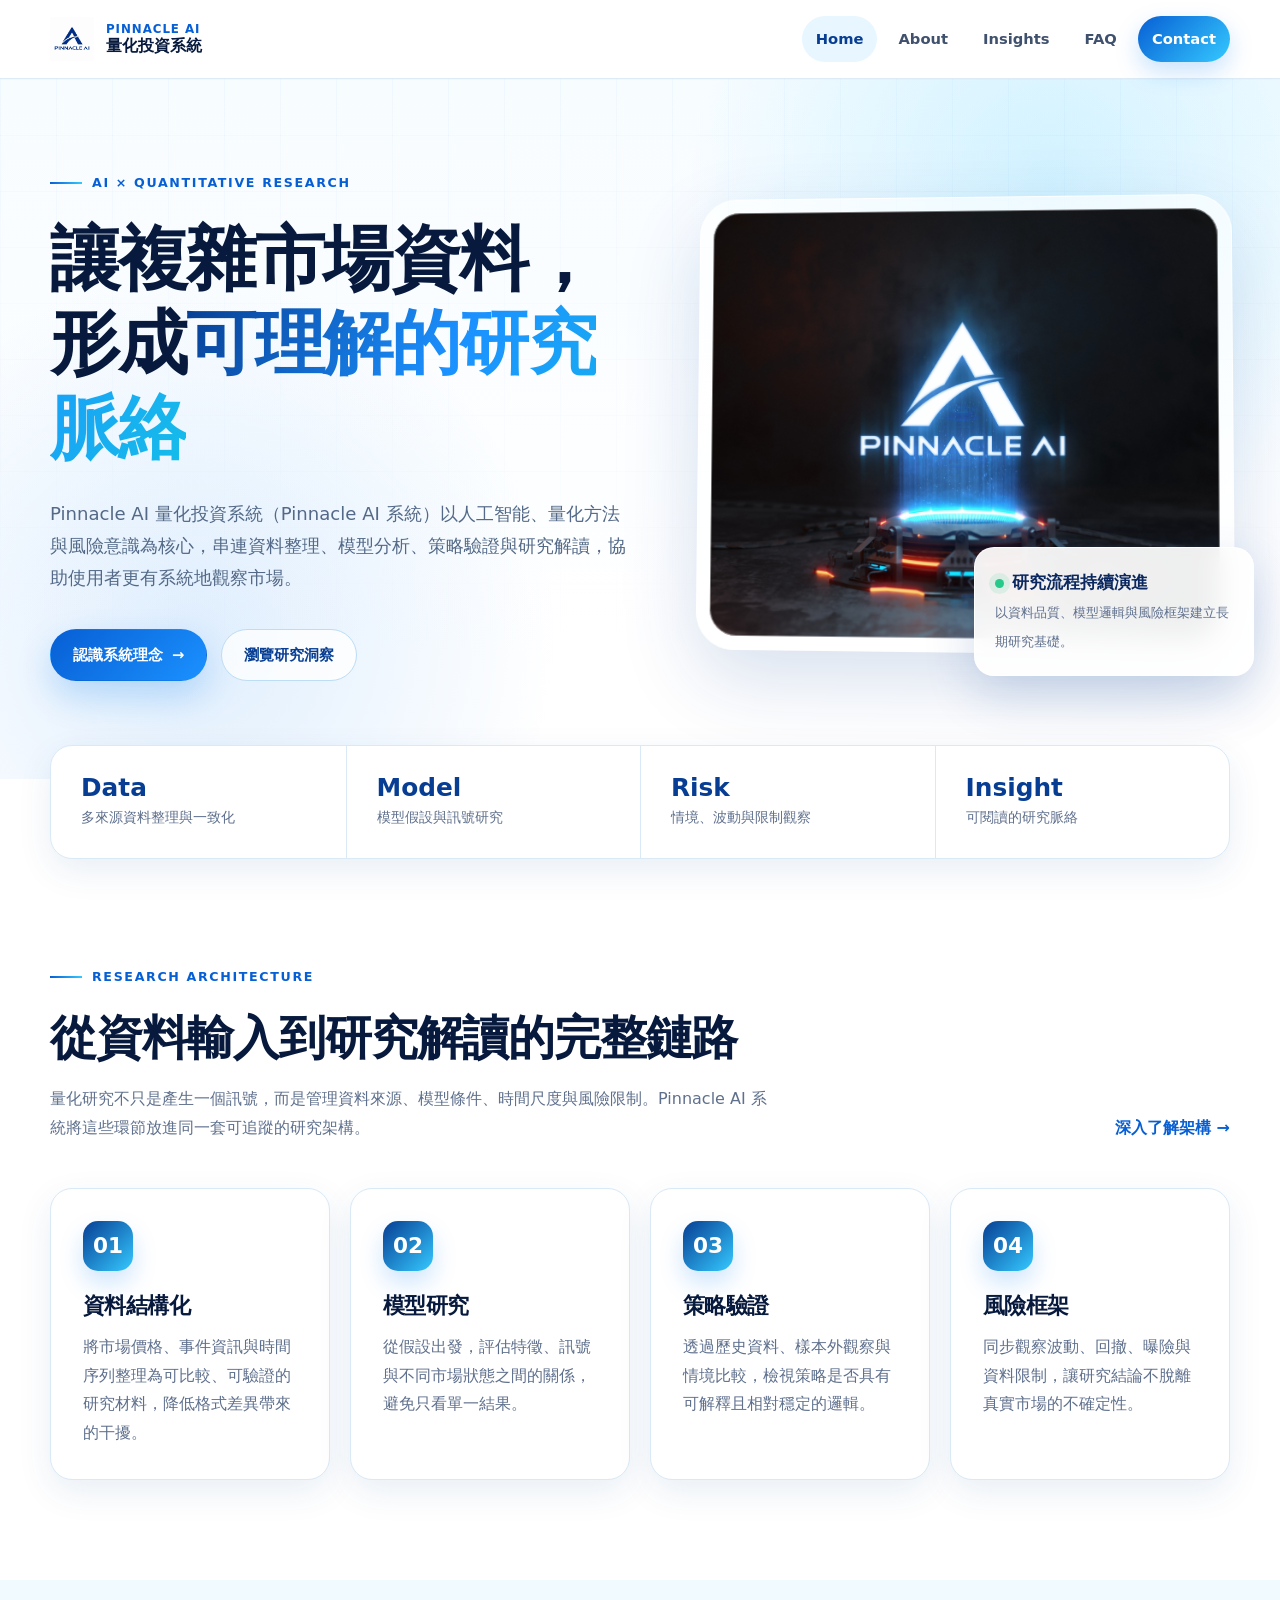
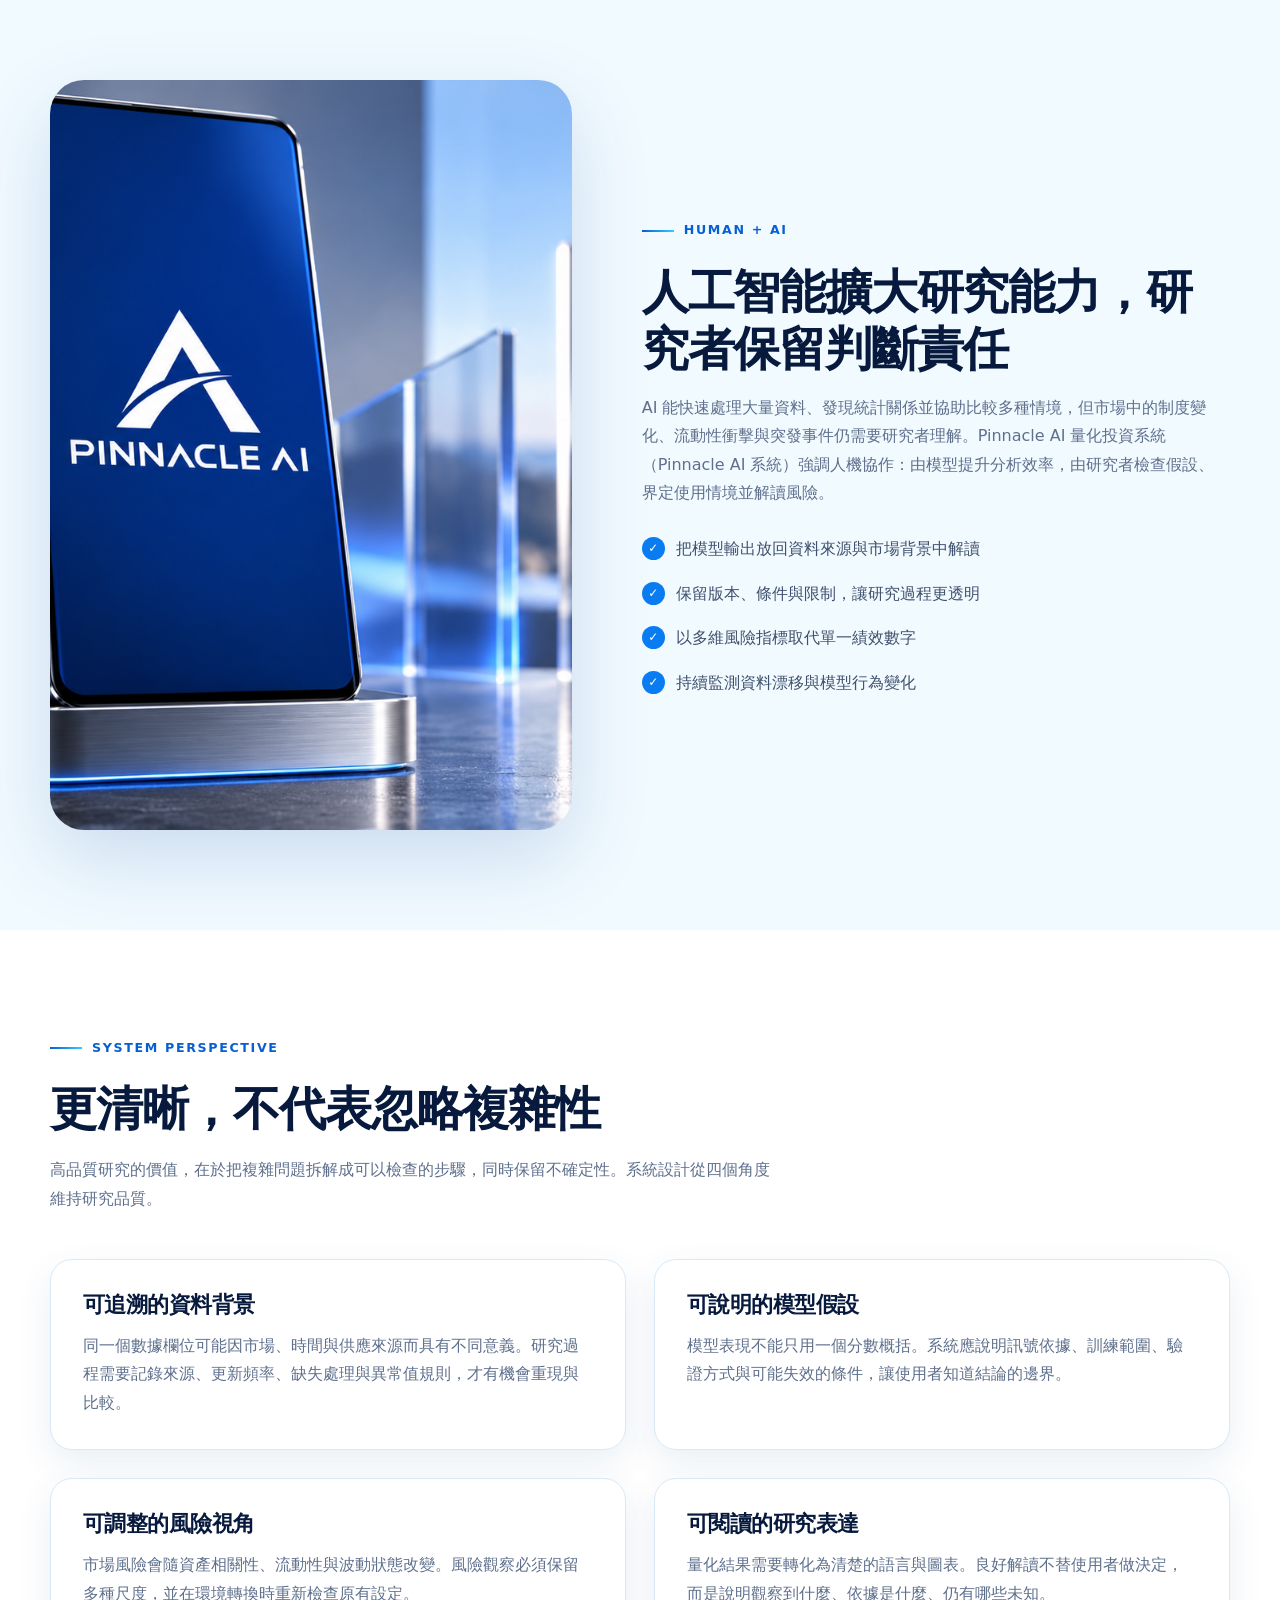
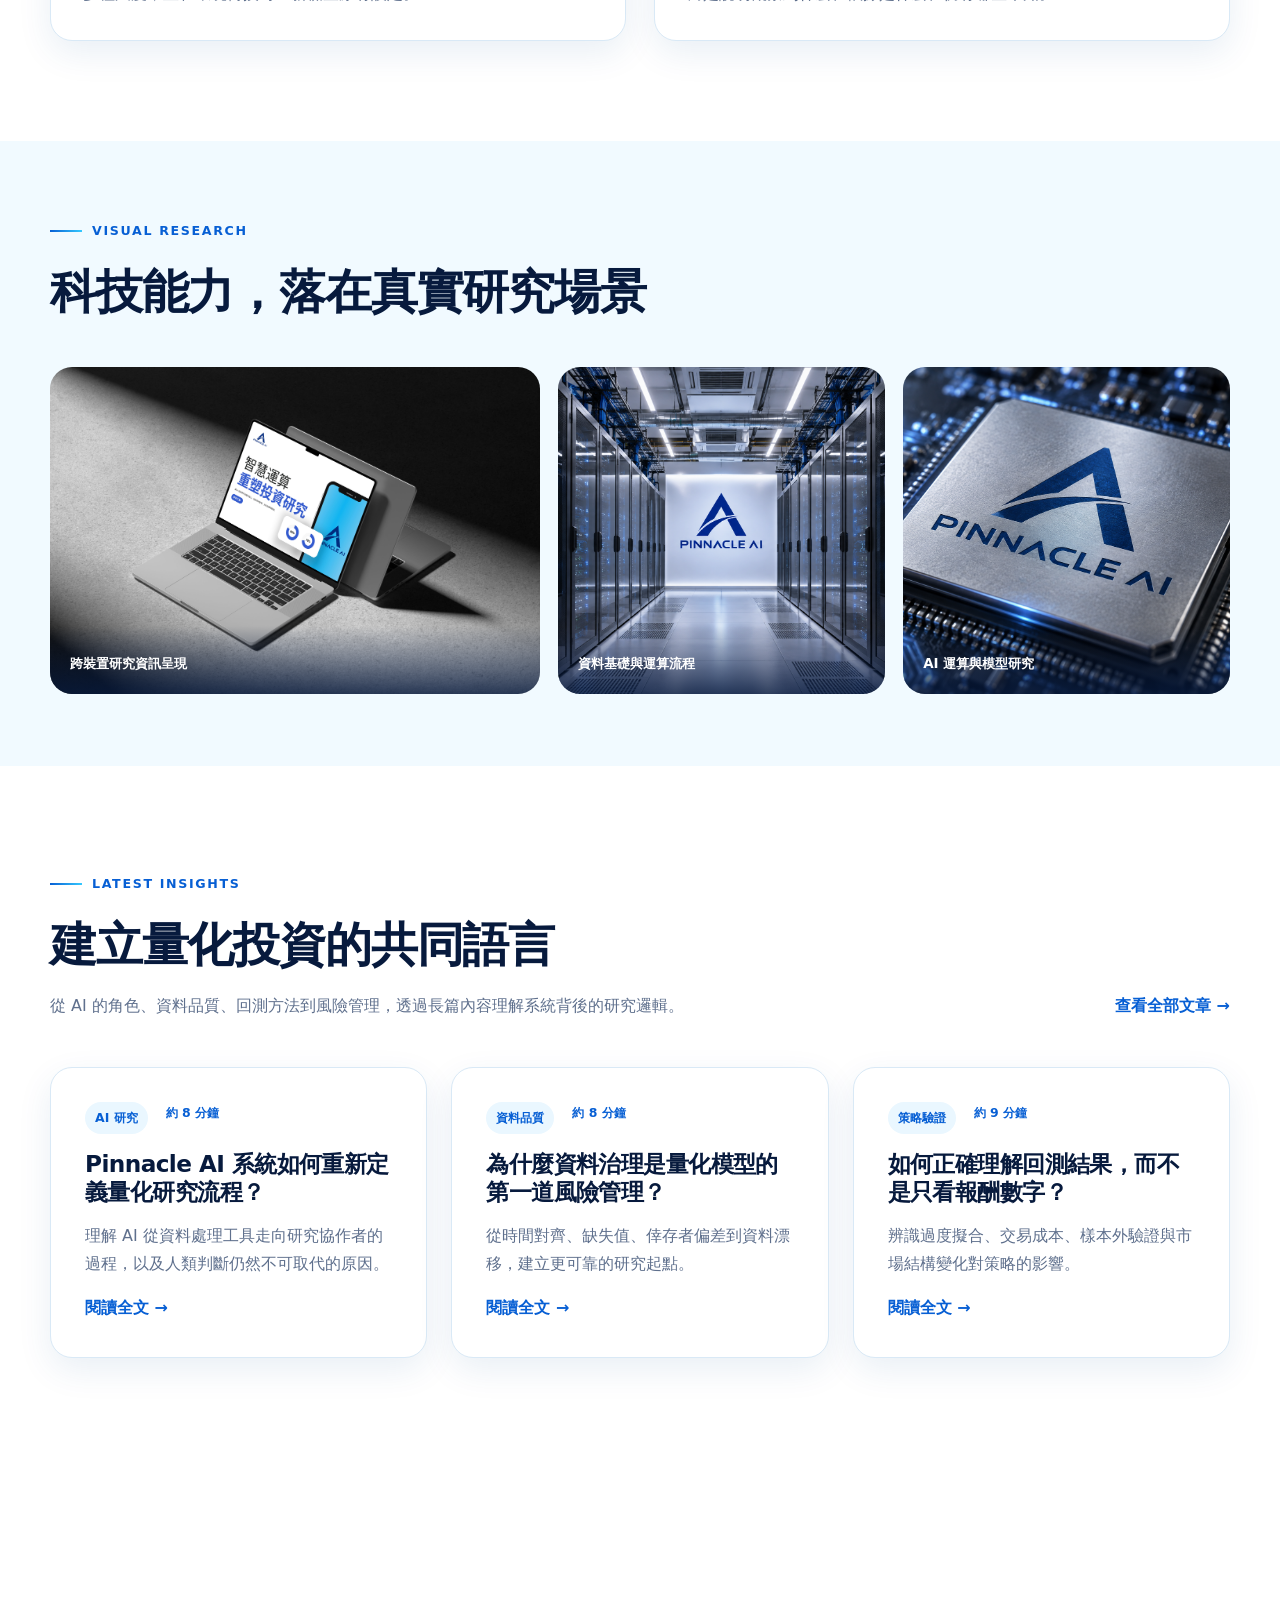
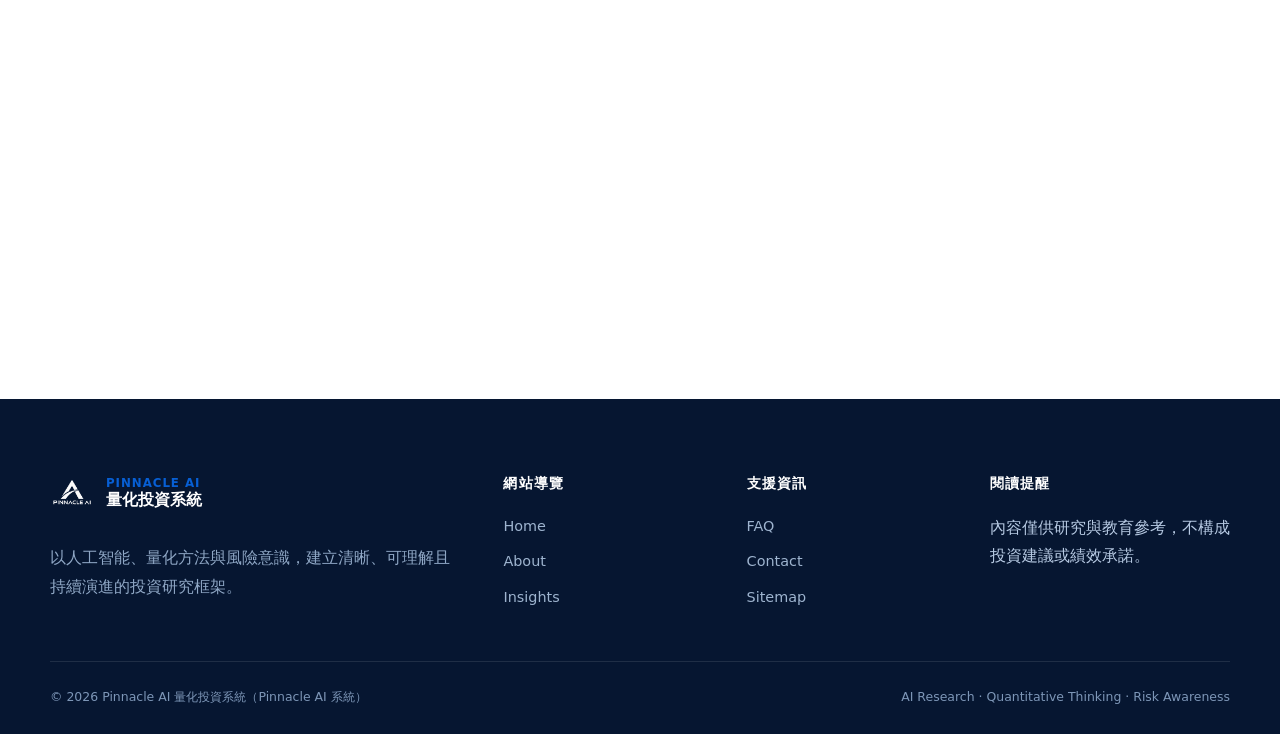
<file: index.html>
<!doctype html>
<html lang="zh-Hant-TW">
<head>
  <meta charset="utf-8">
  <meta name="viewport" content="width=device-width, initial-scale=1">
  <title>Pinnacle AI 量化投資系統（Pinnacle AI 系統）｜AI 驅動的量化研究新視野</title>
  <meta name="description" content="認識 Pinnacle AI 量化投資系統（Pinnacle AI 系統）如何整合資料處理、模型研究、風險觀察與策略驗證，建立更有脈絡的量化投資研究流程。">
  <meta name="keywords" content="Pinnacle AI 量化投資系統,Pinnacle AI 系統,量化投資,人工智能,金融科技,策略研究">
  <meta name="robots" content="index,follow,max-image-preview:large">
  <link rel="canonical" href="https://Pinnacleai-review.github.io/">
  <link rel="icon" type="image/png" href="images/LOGO-1.png">
  <meta property="og:type" content="website">
  <meta property="og:locale" content="zh_TW">
  <meta property="og:title" content="Pinnacle AI 量化投資系統（Pinnacle AI 系統）｜AI 量化研究平台">
  <meta property="og:description" content="從資料到模型，從風險到驗證，以清晰流程理解 AI 驅動的量化投資研究。">
  <meta property="og:url" content="https://Pinnacleai-review.github.io/">
  <meta property="og:image" content="https://Pinnacleai-review.github.io/images/1.png">
  <meta name="twitter:card" content="summary_large_image">
  <meta name="twitter:title" content="Pinnacle AI 量化投資系統（Pinnacle AI 系統）">
  <meta name="twitter:description" content="建立資料、模型、風險與研究者之間的清晰連結。">
  <meta name="twitter:image" content="https://Pinnacleai-review.github.io/images/1.png">
  <link rel="stylesheet" href="css/style.css">
  <script type="application/ld+json">
  {"@context":"https://schema.org","@type":"WebSite","name":"Pinnacle AI 量化投資系統（Pinnacle AI 系統）","url":"https://Pinnacleai-review.github.io/","inLanguage":"zh-Hant-TW","description":"AI 驅動的量化投資研究與知識平台","publisher":{"@type":"Organization","name":"Pinnacle AI 量化投資系統（Pinnacle AI 系統）","logo":{"@type":"ImageObject","url":"https://Pinnacleai-review.github.io/images/LOGO-1.png"}}}
  </script>
</head>
<body>
  <a class="skip-link" href="#main">跳至主要內容</a>
  <header class="site-header">
    <div class="container nav-wrap">
      <a class="brand" href="index.html" aria-label="Pinnacle AI 首頁">
        <img src="images/LOGO.png" alt="Pinnacle AI 標誌">
        <span class="brand-copy"><span>PINNACLE AI</span><strong>量化投資系統</strong></span>
      </a>
      <button class="menu-toggle" type="button" aria-label="開啟導覽選單" aria-expanded="false" aria-controls="main-navigation"><span></span><span></span><span></span></button>
      <nav class="main-nav" id="main-navigation" aria-label="主要導覽">
        <a href="index.html" aria-current="page">Home</a>
        <a href="about.html">About</a>
        <a href="insights.html">Insights</a>
        <a href="faq.html">FAQ</a>
        <a class="nav-cta" href="contact.html">Contact</a>
      </nav>
    </div>
  </header>

  <main id="main">
    <section class="hero">
      <div class="container hero-inner">
        <div>
          <div class="eyebrow">AI × Quantitative Research</div>
          <h1 class="hero-title">讓複雜市場資料，形成<span>可理解的研究脈絡</span></h1>
          <p class="hero-lead">Pinnacle AI 量化投資系統（Pinnacle AI 系統）以人工智能、量化方法與風險意識為核心，串連資料整理、模型分析、策略驗證與研究解讀，協助使用者更有系統地觀察市場。</p>
          <div class="button-row">
            <a class="btn btn-primary" href="about.html">認識系統理念 <span aria-hidden="true">→</span></a>
            <a class="btn btn-secondary" href="insights.html">瀏覽研究洞察</a>
          </div>
        </div>
        <div class="hero-visual reveal">
          <div class="hero-frame"><img src="images/1.png" alt="Pinnacle AI 量化投資科技視覺" width="900" height="760"></div>
          <div class="float-card"><strong><span class="pulse-dot"></span>研究流程持續演進</strong><span>以資料品質、模型邏輯與風險框架建立長期研究基礎。</span></div>
        </div>
      </div>
    </section>

    <div class="container trust-strip reveal" aria-label="系統研究重點">
      <div class="trust-grid">
        <div class="trust-item"><b>Data</b><span>多來源資料整理與一致化</span></div>
        <div class="trust-item"><b>Model</b><span>模型假設與訊號研究</span></div>
        <div class="trust-item"><b>Risk</b><span>情境、波動與限制觀察</span></div>
        <div class="trust-item"><b>Insight</b><span>可閱讀的研究脈絡</span></div>
      </div>
    </div>

    <section class="section">
      <div class="container">
        <div class="section-head reveal">
          <div><div class="eyebrow">Research Architecture</div><h2>從資料輸入到研究解讀的完整鏈路</h2><p>量化研究不只是產生一個訊號，而是管理資料來源、模型條件、時間尺度與風險限制。Pinnacle AI 系統將這些環節放進同一套可追蹤的研究架構。</p></div>
          <a class="text-link" href="about.html">深入了解架構 →</a>
        </div>
        <div class="grid-4">
          <article class="card reveal"><div class="icon-box">01</div><h3>資料結構化</h3><p>將市場價格、事件資訊與時間序列整理為可比較、可驗證的研究材料，降低格式差異帶來的干擾。</p></article>
          <article class="card reveal"><div class="icon-box">02</div><h3>模型研究</h3><p>從假設出發，評估特徵、訊號與不同市場狀態之間的關係，避免只看單一結果。</p></article>
          <article class="card reveal"><div class="icon-box">03</div><h3>策略驗證</h3><p>透過歷史資料、樣本外觀察與情境比較，檢視策略是否具有可解釋且相對穩定的邏輯。</p></article>
          <article class="card reveal"><div class="icon-box">04</div><h3>風險框架</h3><p>同步觀察波動、回撤、曝險與資料限制，讓研究結論不脫離真實市場的不確定性。</p></article>
        </div>
      </div>
    </section>

    <section class="section surface">
      <div class="container feature-split">
        <div class="media-panel reveal"><img src="images/2.png" alt="Pinnacle AI 多螢幕資料研究環境" width="1000" height="750"></div>
        <div class="copy-block reveal">
          <div class="eyebrow">Human + AI</div>
          <h2>人工智能擴大研究能力，研究者保留判斷責任</h2>
          <p>AI 能快速處理大量資料、發現統計關係並協助比較多種情境，但市場中的制度變化、流動性衝擊與突發事件仍需要研究者理解。Pinnacle AI 量化投資系統（Pinnacle AI 系統）強調人機協作：由模型提升分析效率，由研究者檢查假設、界定使用情境並解讀風險。</p>
          <ul class="check-list">
            <li>把模型輸出放回資料來源與市場背景中解讀</li>
            <li>保留版本、條件與限制，讓研究過程更透明</li>
            <li>以多維風險指標取代單一績效數字</li>
            <li>持續監測資料漂移與模型行為變化</li>
          </ul>
        </div>
      </div>
    </section>

    <section class="section">
      <div class="container">
        <div class="section-head reveal">
          <div><div class="eyebrow">System Perspective</div><h2>更清晰，不代表忽略複雜性</h2><p>高品質研究的價值，在於把複雜問題拆解成可以檢查的步驟，同時保留不確定性。系統設計從四個角度維持研究品質。</p></div>
        </div>
        <div class="grid-2">
          <article class="card reveal"><h3>可追溯的資料背景</h3><p>同一個數據欄位可能因市場、時間與供應來源而具有不同意義。研究過程需要記錄來源、更新頻率、缺失處理與異常值規則，才有機會重現與比較。</p></article>
          <article class="card reveal"><h3>可說明的模型假設</h3><p>模型表現不能只用一個分數概括。系統應說明訊號依據、訓練範圍、驗證方式與可能失效的條件，讓使用者知道結論的邊界。</p></article>
          <article class="card reveal"><h3>可調整的風險視角</h3><p>市場風險會隨資產相關性、流動性與波動狀態改變。風險觀察必須保留多種尺度，並在環境轉換時重新檢查原有設定。</p></article>
          <article class="card reveal"><h3>可閱讀的研究表達</h3><p>量化結果需要轉化為清楚的語言與圖表。良好解讀不替使用者做決定，而是說明觀察到什麼、依據是什麼、仍有哪些未知。</p></article>
        </div>
      </div>
    </section>

    <section class="section-sm surface">
      <div class="container">
        <div class="section-head reveal"><div><div class="eyebrow">Visual Research</div><h2>科技能力，落在真實研究場景</h2></div></div>
        <div class="image-ribbon">
          <figure class="reveal"><img src="images/3.png" alt="Pinnacle AI 電腦研究介面" width="1000" height="620"><figcaption>跨裝置研究資訊呈現</figcaption></figure>
          <figure class="reveal"><img src="images/4.png" alt="Pinnacle AI 伺服器資料環境" width="800" height="800"><figcaption>資料基礎與運算流程</figcaption></figure>
          <figure class="reveal"><img src="images/5.png" alt="Pinnacle AI 晶片科技視覺" width="800" height="800"><figcaption>AI 運算與模型研究</figcaption></figure>
        </div>
      </div>
    </section>

    <section class="section">
      <div class="container">
        <div class="section-head reveal">
          <div><div class="eyebrow">Latest Insights</div><h2>建立量化投資的共同語言</h2><p>從 AI 的角色、資料品質、回測方法到風險管理，透過長篇內容理解系統背後的研究邏輯。</p></div>
          <a class="text-link" href="insights.html">查看全部文章 →</a>
        </div>
        <div class="grid-3">
          <article class="article-card reveal"><div class="article-card-body"><div class="article-meta"><span class="article-tag">AI 研究</span><span>約 8 分鐘</span></div><h3>Pinnacle AI 系統如何重新定義量化研究流程？</h3><p>理解 AI 從資料處理工具走向研究協作者的過程，以及人類判斷仍然不可取代的原因。</p><a class="text-link" href="insight-1.html">閱讀全文 →</a></div></article>
          <article class="article-card reveal"><div class="article-card-body"><div class="article-meta"><span class="article-tag">資料品質</span><span>約 8 分鐘</span></div><h3>為什麼資料治理是量化模型的第一道風險管理？</h3><p>從時間對齊、缺失值、倖存者偏差到資料漂移，建立更可靠的研究起點。</p><a class="text-link" href="insight-2.html">閱讀全文 →</a></div></article>
          <article class="article-card reveal"><div class="article-card-body"><div class="article-meta"><span class="article-tag">策略驗證</span><span>約 9 分鐘</span></div><h3>如何正確理解回測結果，而不是只看報酬數字？</h3><p>辨識過度擬合、交易成本、樣本外驗證與市場結構變化對策略的影響。</p><a class="text-link" href="insight-3.html">閱讀全文 →</a></div></article>
        </div>
      </div>
    </section>

    <section class="section-sm">
      <div class="container cta-band reveal">
        <h2>從一套清晰的研究框架開始理解 AI 與量化投資</h2>
        <p>瀏覽完整 Insights，或透過常見問題快速了解 Pinnacle AI 量化投資系統（Pinnacle AI 系統）的定位、方法與使用邊界。</p>
        <div class="button-row"><a class="btn btn-primary" href="insights.html">探索 Insights</a><a class="btn btn-secondary" href="faq.html">閱讀常見問題</a></div>
      </div>
    </section>
  </main>

  <footer class="site-footer">
    <div class="container">
      <div class="footer-grid">
        <div class="footer-brand"><a class="brand" href="index.html"><img src="images/LOGO-3.png" alt="Pinnacle AI 白色標誌"><span class="brand-copy"><span>PINNACLE AI</span><strong>量化投資系統</strong></span></a><p>以人工智能、量化方法與風險意識，建立清晰、可理解且持續演進的投資研究框架。</p></div>
        <div><div class="footer-title">網站導覽</div><div class="footer-links"><a href="index.html">Home</a><a href="about.html">About</a><a href="insights.html">Insights</a></div></div>
        <div><div class="footer-title">支援資訊</div><div class="footer-links"><a href="faq.html">FAQ</a><a href="contact.html">Contact</a><a href="sitemap.xml">Sitemap</a></div></div>
        <div><div class="footer-title">閱讀提醒</div><div class="footer-links"><span>內容僅供研究與教育參考，不構成投資建議或績效承諾。</span></div></div>
      </div>
      <div class="footer-bottom"><span>© <span data-year></span> Pinnacle AI 量化投資系統（Pinnacle AI 系統）</span><span>AI Research · Quantitative Thinking · Risk Awareness</span></div>
    </div>
  </footer>
  <script src="js/main.js" defer></script>
</body>
</html>
</file>
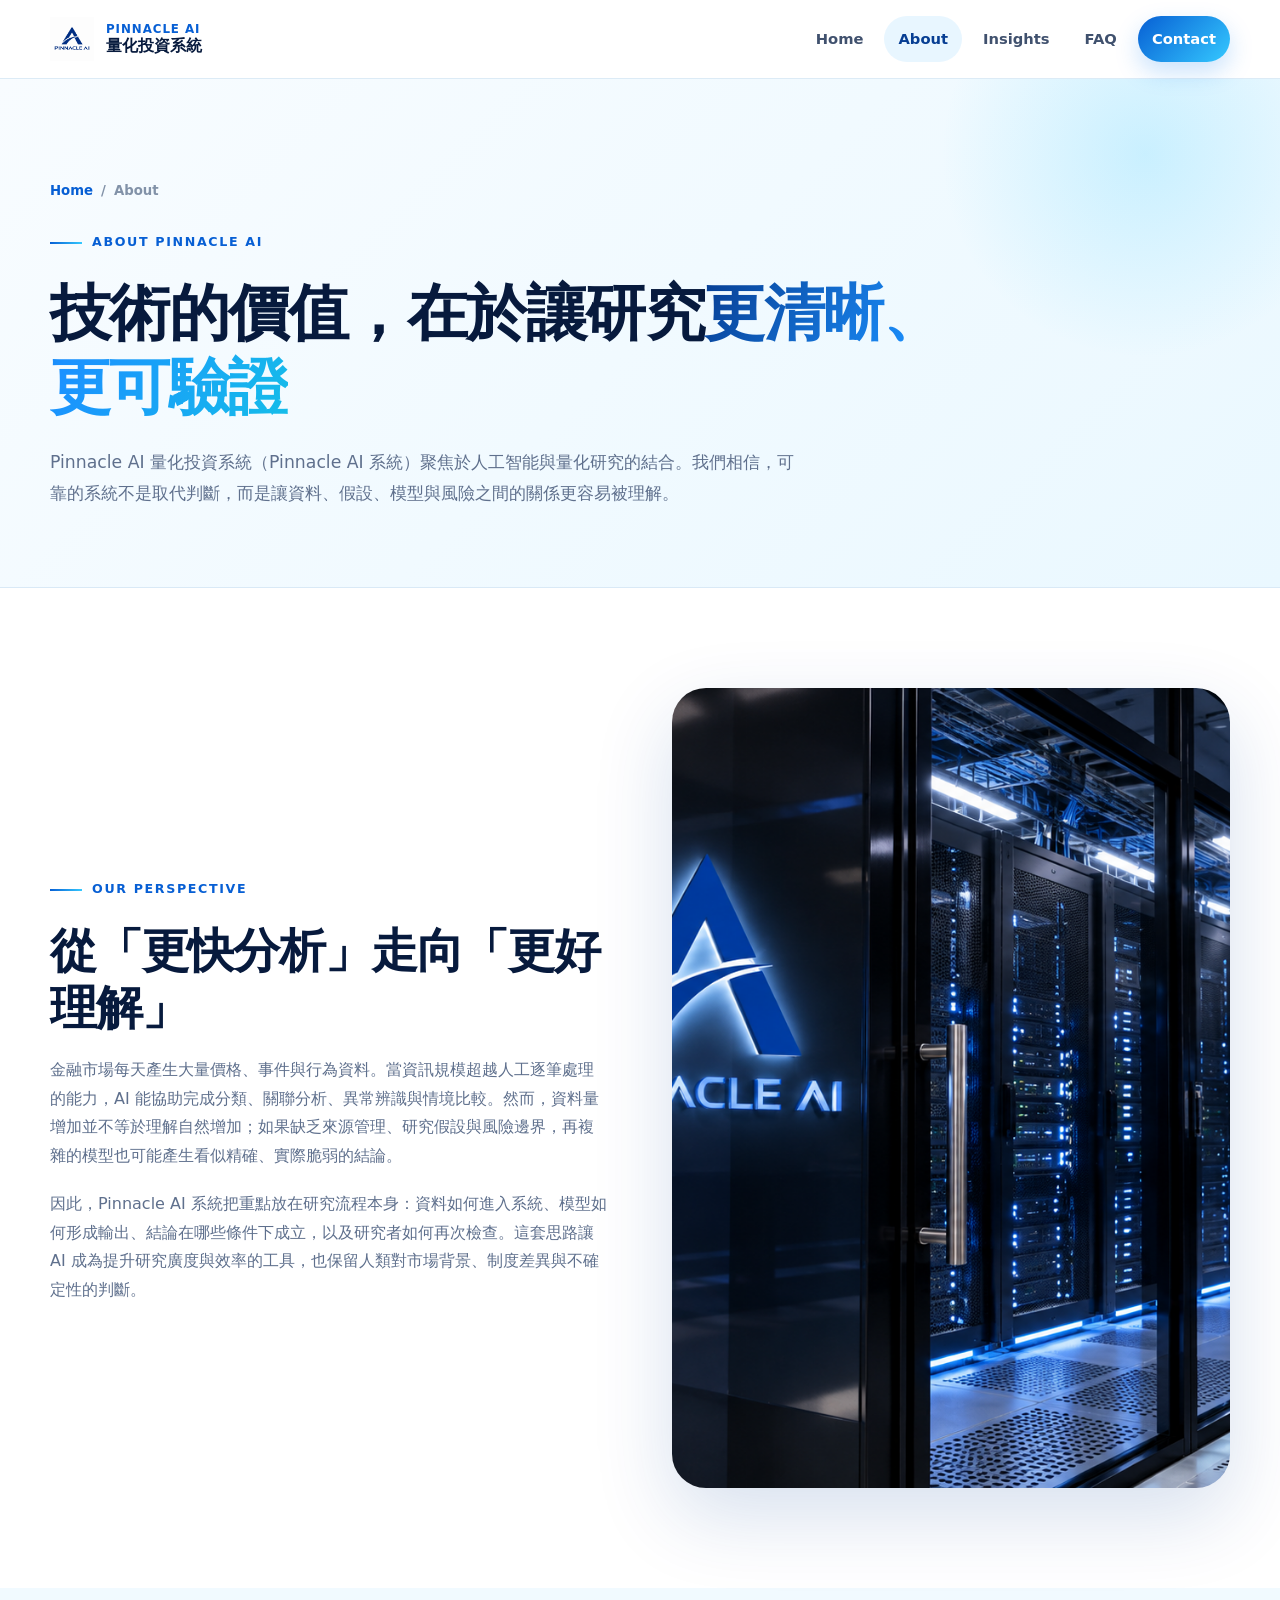
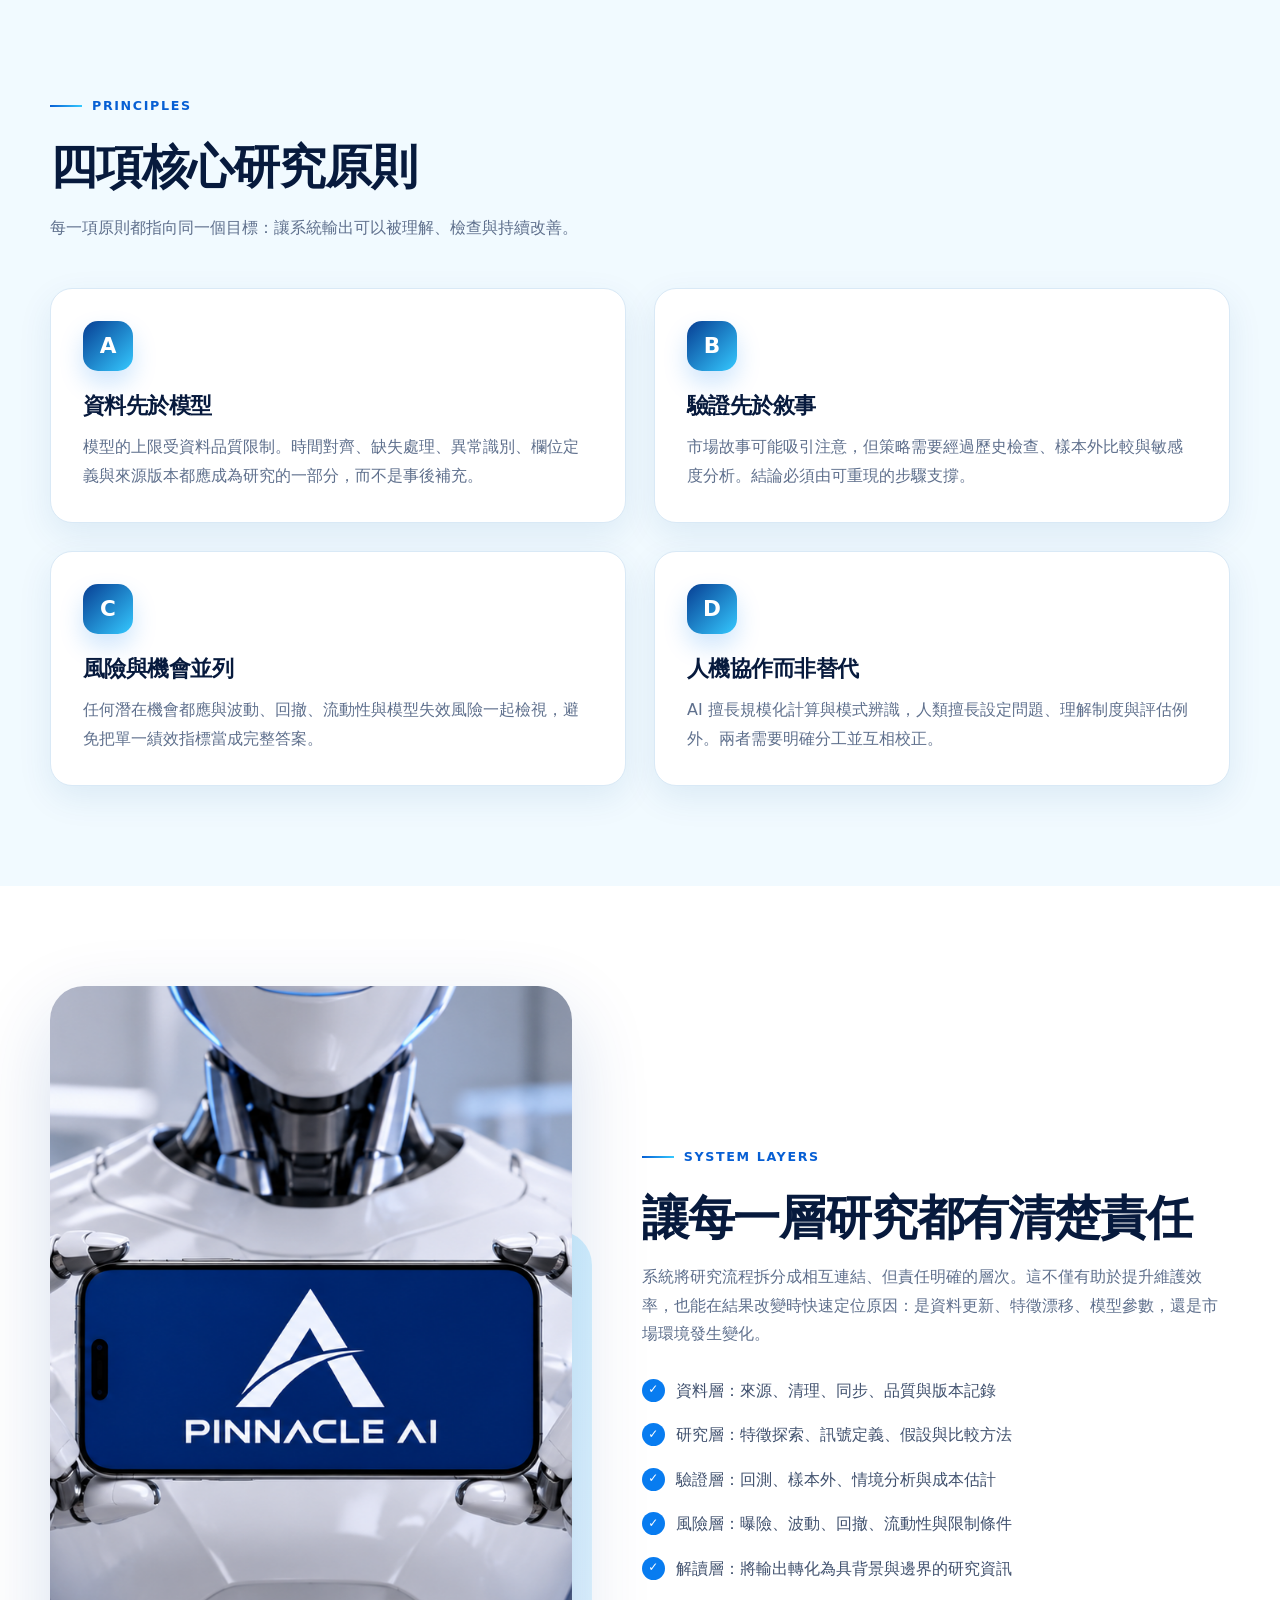
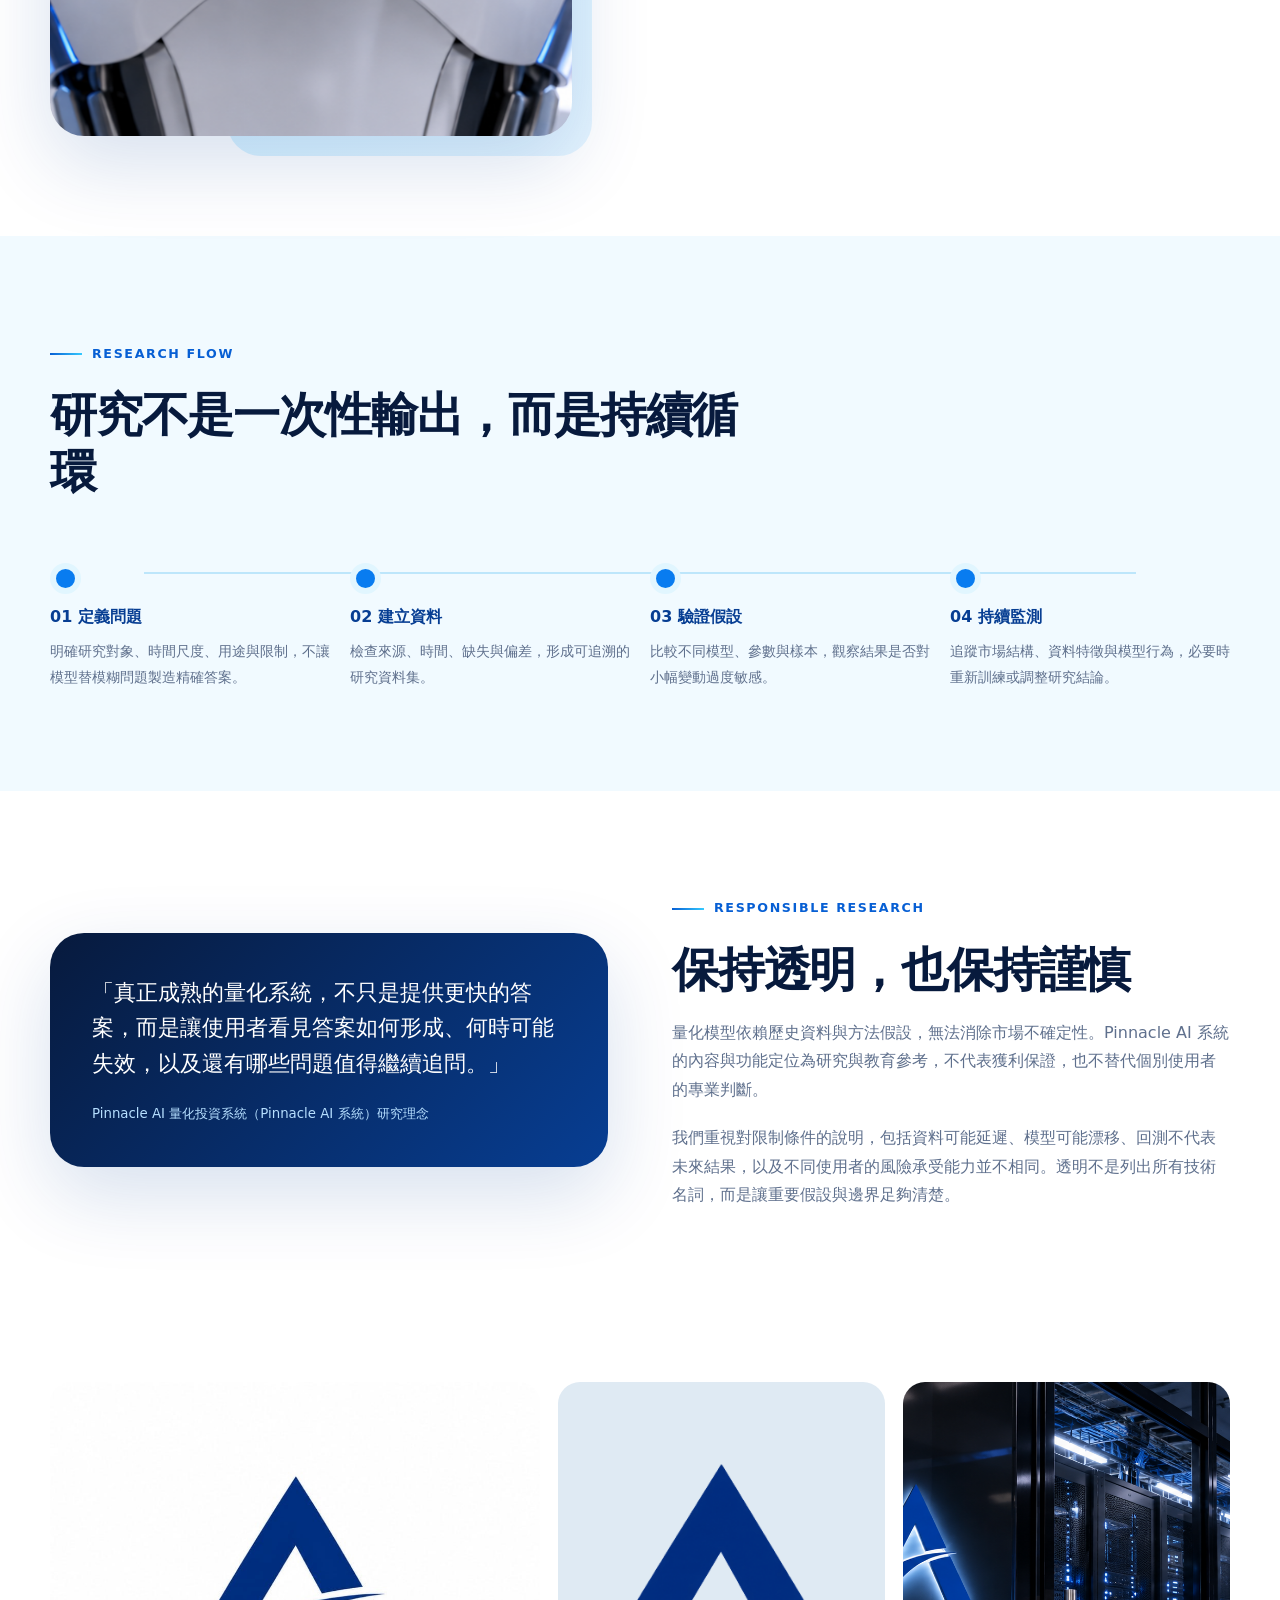
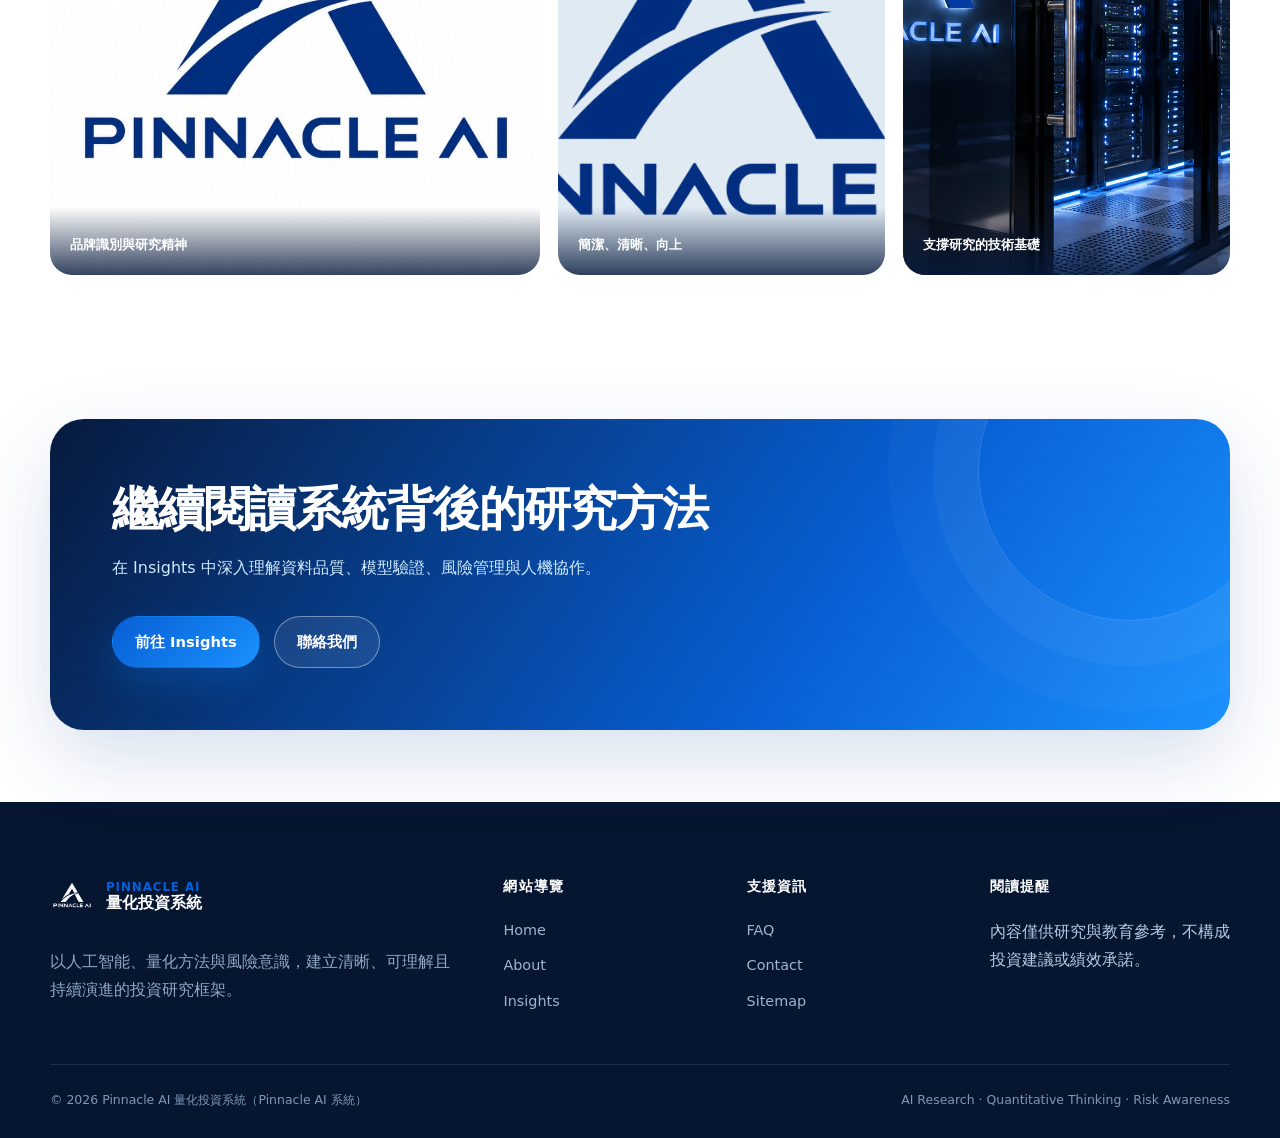
<file: about.html>
<!doctype html>
<html lang="zh-Hant-TW">
<head>
  <meta charset="utf-8"><meta name="viewport" content="width=device-width, initial-scale=1">
  <title>About｜Pinnacle AI 量化投資系統（Pinnacle AI 系統）研究理念與架構</title>
  <meta name="description" content="深入認識 Pinnacle AI 量化投資系統（Pinnacle AI 系統）的研究理念、人機協作方式、資料治理、模型驗證與風險框架。">
  <meta name="keywords" content="Pinnacle AI 量化投資系統,Pinnacle AI 系統,AI量化研究,資料治理,模型驗證,風險管理">
  <meta name="robots" content="index,follow,max-image-preview:large"><link rel="canonical" href="https://Pinnacleai-review.github.io/about.html"><link rel="icon" type="image/png" href="images/LOGO-1.png">
  <meta property="og:type" content="website"><meta property="og:locale" content="zh_TW"><meta property="og:title" content="About｜Pinnacle AI 量化投資系統（Pinnacle AI 系統）"><meta property="og:description" content="從理念到架構，了解一套 AI 量化研究系統如何維持清晰、可驗證與風險意識。"><meta property="og:url" content="https://Pinnacleai-review.github.io/about.html"><meta property="og:image" content="https://Pinnacleai-review.github.io/images/6.png">
  <meta name="twitter:card" content="summary_large_image"><meta name="twitter:title" content="About Pinnacle AI 量化投資系統（Pinnacle AI 系統）"><meta name="twitter:description" content="理解資料、模型、風險與研究者如何形成完整研究鏈路。"><meta name="twitter:image" content="https://Pinnacleai-review.github.io/images/6.png">
  <link rel="stylesheet" href="css/style.css">
  <script type="application/ld+json">{"@context":"https://schema.org","@type":"AboutPage","name":"About｜Pinnacle AI 量化投資系統（Pinnacle AI 系統）","url":"https://Pinnacleai-review.github.io/about.html","inLanguage":"zh-Hant-TW","about":{"@type":"SoftwareApplication","name":"Pinnacle AI 量化投資系統（Pinnacle AI 系統）","applicationCategory":"FinanceApplication","operatingSystem":"Web"}}</script>
</head>
<body>
  <a class="skip-link" href="#main">跳至主要內容</a>
  <header class="site-header"><div class="container nav-wrap"><a class="brand" href="index.html" aria-label="Pinnacle AI 首頁"><img src="images/LOGO.png" alt="Pinnacle AI 標誌"><span class="brand-copy"><span>PINNACLE AI</span><strong>量化投資系統</strong></span></a><button class="menu-toggle" type="button" aria-label="開啟導覽選單" aria-expanded="false" aria-controls="main-navigation"><span></span><span></span><span></span></button><nav class="main-nav" id="main-navigation" aria-label="主要導覽"><a href="index.html">Home</a><a href="about.html" aria-current="page">About</a><a href="insights.html">Insights</a><a href="faq.html">FAQ</a><a class="nav-cta" href="contact.html">Contact</a></nav></div></header>
  <main id="main">
    <section class="page-hero"><div class="container"><div class="breadcrumbs"><a href="index.html">Home</a><span>/</span><span>About</span></div><div class="eyebrow">About Pinnacle AI</div><h1>技術的價值，在於讓研究<span class="gradient-text">更清晰、更可驗證</span></h1><p>Pinnacle AI 量化投資系統（Pinnacle AI 系統）聚焦於人工智能與量化研究的結合。我們相信，可靠的系統不是取代判斷，而是讓資料、假設、模型與風險之間的關係更容易被理解。</p></div></section>

    <section class="section"><div class="container story-grid"><div class="story-copy reveal"><div class="eyebrow">Our Perspective</div><h2>從「更快分析」走向「更好理解」</h2><p>金融市場每天產生大量價格、事件與行為資料。當資訊規模超越人工逐筆處理的能力，AI 能協助完成分類、關聯分析、異常辨識與情境比較。然而，資料量增加並不等於理解自然增加；如果缺乏來源管理、研究假設與風險邊界，再複雜的模型也可能產生看似精確、實際脆弱的結論。</p><p>因此，Pinnacle AI 系統把重點放在研究流程本身：資料如何進入系統、模型如何形成輸出、結論在哪些條件下成立，以及研究者如何再次檢查。這套思路讓 AI 成為提升研究廣度與效率的工具，也保留人類對市場背景、制度差異與不確定性的判斷。</p></div><div class="story-image reveal"><img src="images/6.png" alt="Pinnacle AI 人工智能資料中心視覺" width="1000" height="800"></div></div></section>

    <section class="section surface"><div class="container"><div class="section-head reveal"><div><div class="eyebrow">Principles</div><h2>四項核心研究原則</h2><p>每一項原則都指向同一個目標：讓系統輸出可以被理解、檢查與持續改善。</p></div></div><div class="grid-2"><article class="card reveal"><div class="icon-box">A</div><h3>資料先於模型</h3><p>模型的上限受資料品質限制。時間對齊、缺失處理、異常識別、欄位定義與來源版本都應成為研究的一部分，而不是事後補充。</p></article><article class="card reveal"><div class="icon-box">B</div><h3>驗證先於敘事</h3><p>市場故事可能吸引注意，但策略需要經過歷史檢查、樣本外比較與敏感度分析。結論必須由可重現的步驟支撐。</p></article><article class="card reveal"><div class="icon-box">C</div><h3>風險與機會並列</h3><p>任何潛在機會都應與波動、回撤、流動性與模型失效風險一起檢視，避免把單一績效指標當成完整答案。</p></article><article class="card reveal"><div class="icon-box">D</div><h3>人機協作而非替代</h3><p>AI 擅長規模化計算與模式辨識，人類擅長設定問題、理解制度與評估例外。兩者需要明確分工並互相校正。</p></article></div></div></section>

    <section class="section"><div class="container feature-split"><div class="media-panel reveal"><img src="images/7.png" alt="Pinnacle AI 機器人與系統互動展示" width="1000" height="750"></div><div class="copy-block reveal"><div class="eyebrow">System Layers</div><h2>讓每一層研究都有清楚責任</h2><p>系統將研究流程拆分成相互連結、但責任明確的層次。這不僅有助於提升維護效率，也能在結果改變時快速定位原因：是資料更新、特徵漂移、模型參數，還是市場環境發生變化。</p><ul class="check-list"><li>資料層：來源、清理、同步、品質與版本記錄</li><li>研究層：特徵探索、訊號定義、假設與比較方法</li><li>驗證層：回測、樣本外、情境分析與成本估計</li><li>風險層：曝險、波動、回撤、流動性與限制條件</li><li>解讀層：將輸出轉化為具背景與邊界的研究資訊</li></ul></div></div></section>

    <section class="section surface"><div class="container"><div class="section-head reveal"><div><div class="eyebrow">Research Flow</div><h2>研究不是一次性輸出，而是持續循環</h2></div></div><div class="timeline"><div class="timeline-item reveal"><b>01 定義問題</b><p>明確研究對象、時間尺度、用途與限制，不讓模型替模糊問題製造精確答案。</p></div><div class="timeline-item reveal"><b>02 建立資料</b><p>檢查來源、時間、缺失與偏差，形成可追溯的研究資料集。</p></div><div class="timeline-item reveal"><b>03 驗證假設</b><p>比較不同模型、參數與樣本，觀察結果是否對小幅變動過度敏感。</p></div><div class="timeline-item reveal"><b>04 持續監測</b><p>追蹤市場結構、資料特徵與模型行為，必要時重新訓練或調整研究結論。</p></div></div></div></section>

    <section class="section"><div class="container story-grid"><div class="quote-panel reveal"><p>「真正成熟的量化系統，不只是提供更快的答案，而是讓使用者看見答案如何形成、何時可能失效，以及還有哪些問題值得繼續追問。」</p><small>Pinnacle AI 量化投資系統（Pinnacle AI 系統）研究理念</small></div><div class="story-copy reveal"><div class="eyebrow">Responsible Research</div><h2>保持透明，也保持謹慎</h2><p>量化模型依賴歷史資料與方法假設，無法消除市場不確定性。Pinnacle AI 系統的內容與功能定位為研究與教育參考，不代表獲利保證，也不替代個別使用者的專業判斷。</p><p>我們重視對限制條件的說明，包括資料可能延遲、模型可能漂移、回測不代表未來結果，以及不同使用者的風險承受能力並不相同。透明不是列出所有技術名詞，而是讓重要假設與邊界足夠清楚。</p></div></div></section>

    <section class="section-sm"><div class="container"><div class="image-ribbon"><figure class="reveal"><img src="images/IMG_1477.jpeg" alt="Pinnacle AI 原始品牌識別" width="800" height="800"><figcaption>品牌識別與研究精神</figcaption></figure><figure class="reveal"><img src="images/LOGO-2.png" alt="Pinnacle AI 品牌標誌版本" width="800" height="800"><figcaption>簡潔、清晰、向上</figcaption></figure><figure class="reveal"><img src="images/6.png" alt="Pinnacle AI 運算基礎設施" width="800" height="800"><figcaption>支撐研究的技術基礎</figcaption></figure></div></div></section>

    <section class="section-sm"><div class="container cta-band reveal"><h2>繼續閱讀系統背後的研究方法</h2><p>在 Insights 中深入理解資料品質、模型驗證、風險管理與人機協作。</p><div class="button-row"><a class="btn btn-primary" href="insights.html">前往 Insights</a><a class="btn btn-secondary" href="contact.html">聯絡我們</a></div></div></section>
  </main>
  <footer class="site-footer"><div class="container"><div class="footer-grid"><div class="footer-brand"><a class="brand" href="index.html"><img src="images/LOGO-3.png" alt="Pinnacle AI 白色標誌"><span class="brand-copy"><span>PINNACLE AI</span><strong>量化投資系統</strong></span></a><p>以人工智能、量化方法與風險意識，建立清晰、可理解且持續演進的投資研究框架。</p></div><div><div class="footer-title">網站導覽</div><div class="footer-links"><a href="index.html">Home</a><a href="about.html">About</a><a href="insights.html">Insights</a></div></div><div><div class="footer-title">支援資訊</div><div class="footer-links"><a href="faq.html">FAQ</a><a href="contact.html">Contact</a><a href="sitemap.xml">Sitemap</a></div></div><div><div class="footer-title">閱讀提醒</div><div class="footer-links"><span>內容僅供研究與教育參考，不構成投資建議或績效承諾。</span></div></div></div><div class="footer-bottom"><span>© <span data-year></span> Pinnacle AI 量化投資系統（Pinnacle AI 系統）</span><span>AI Research · Quantitative Thinking · Risk Awareness</span></div></div></footer>
  <script src="js/main.js" defer></script>
</body></html>
</file>
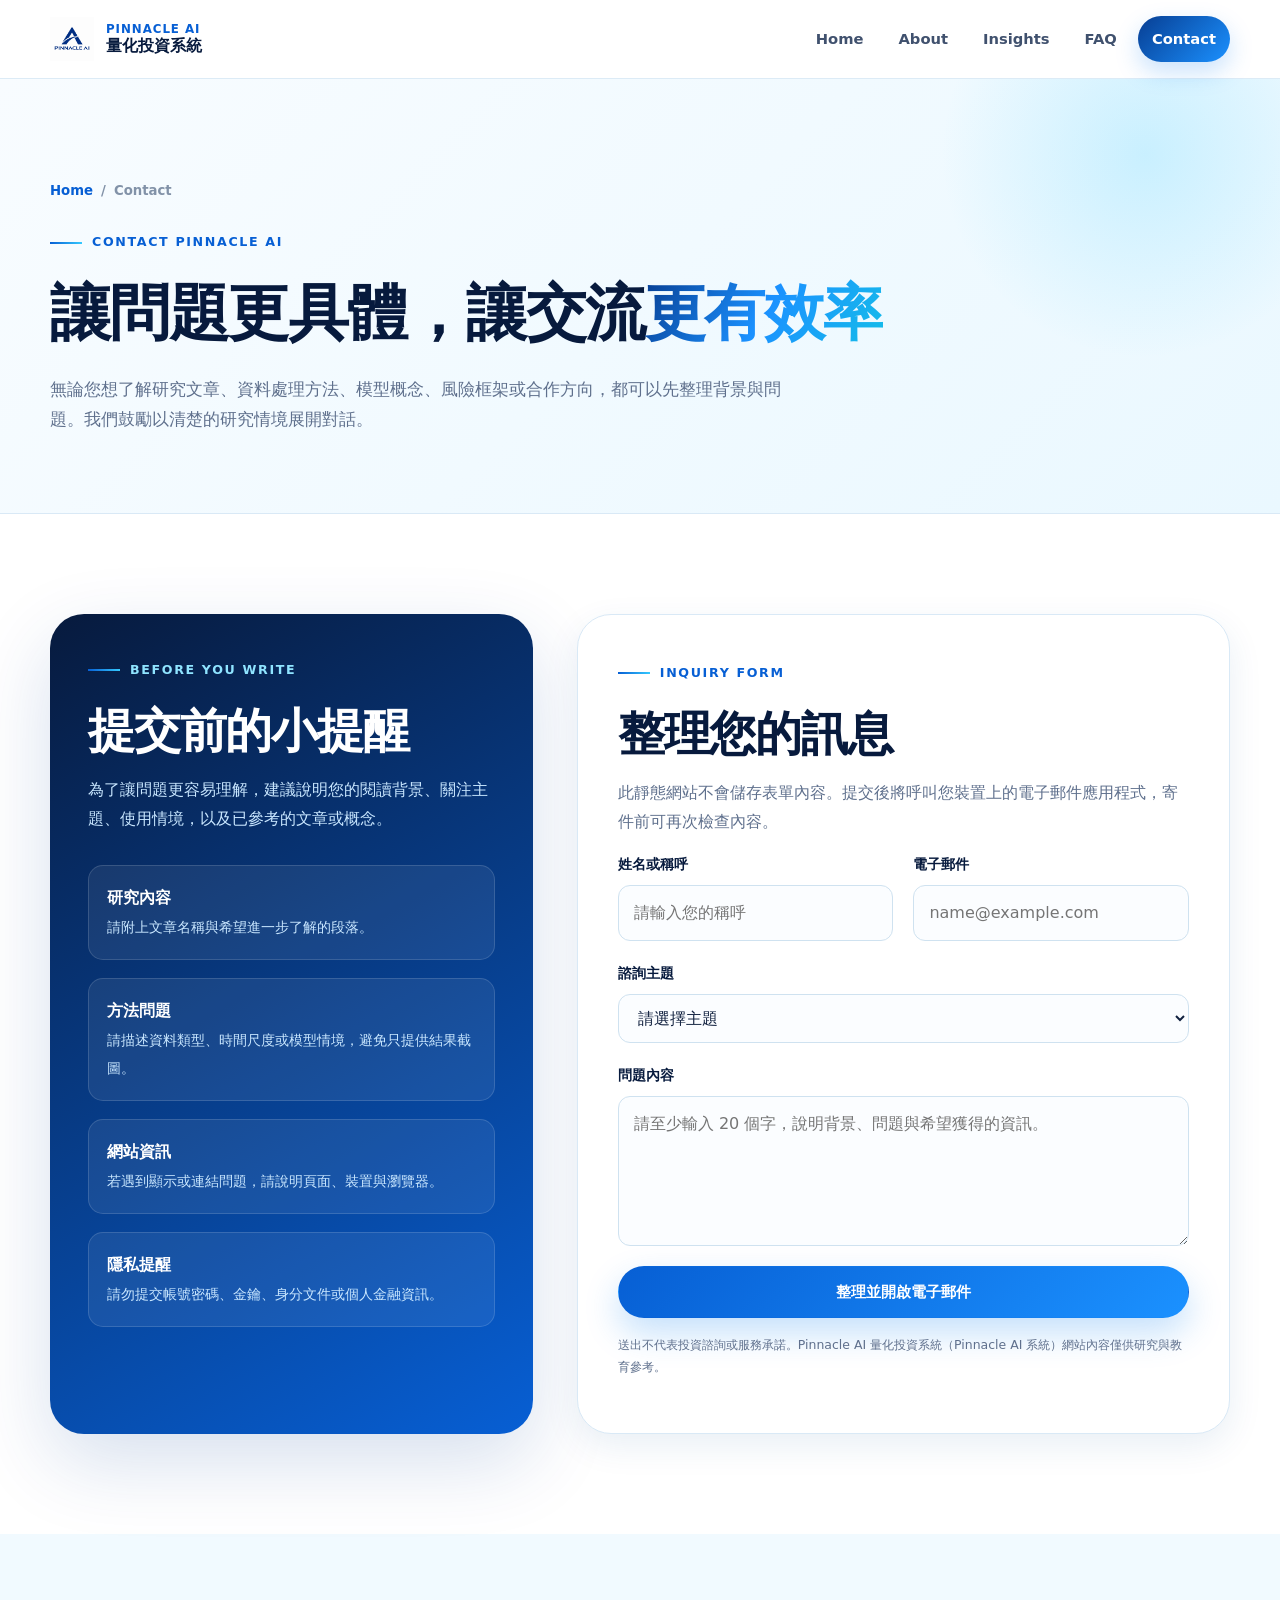
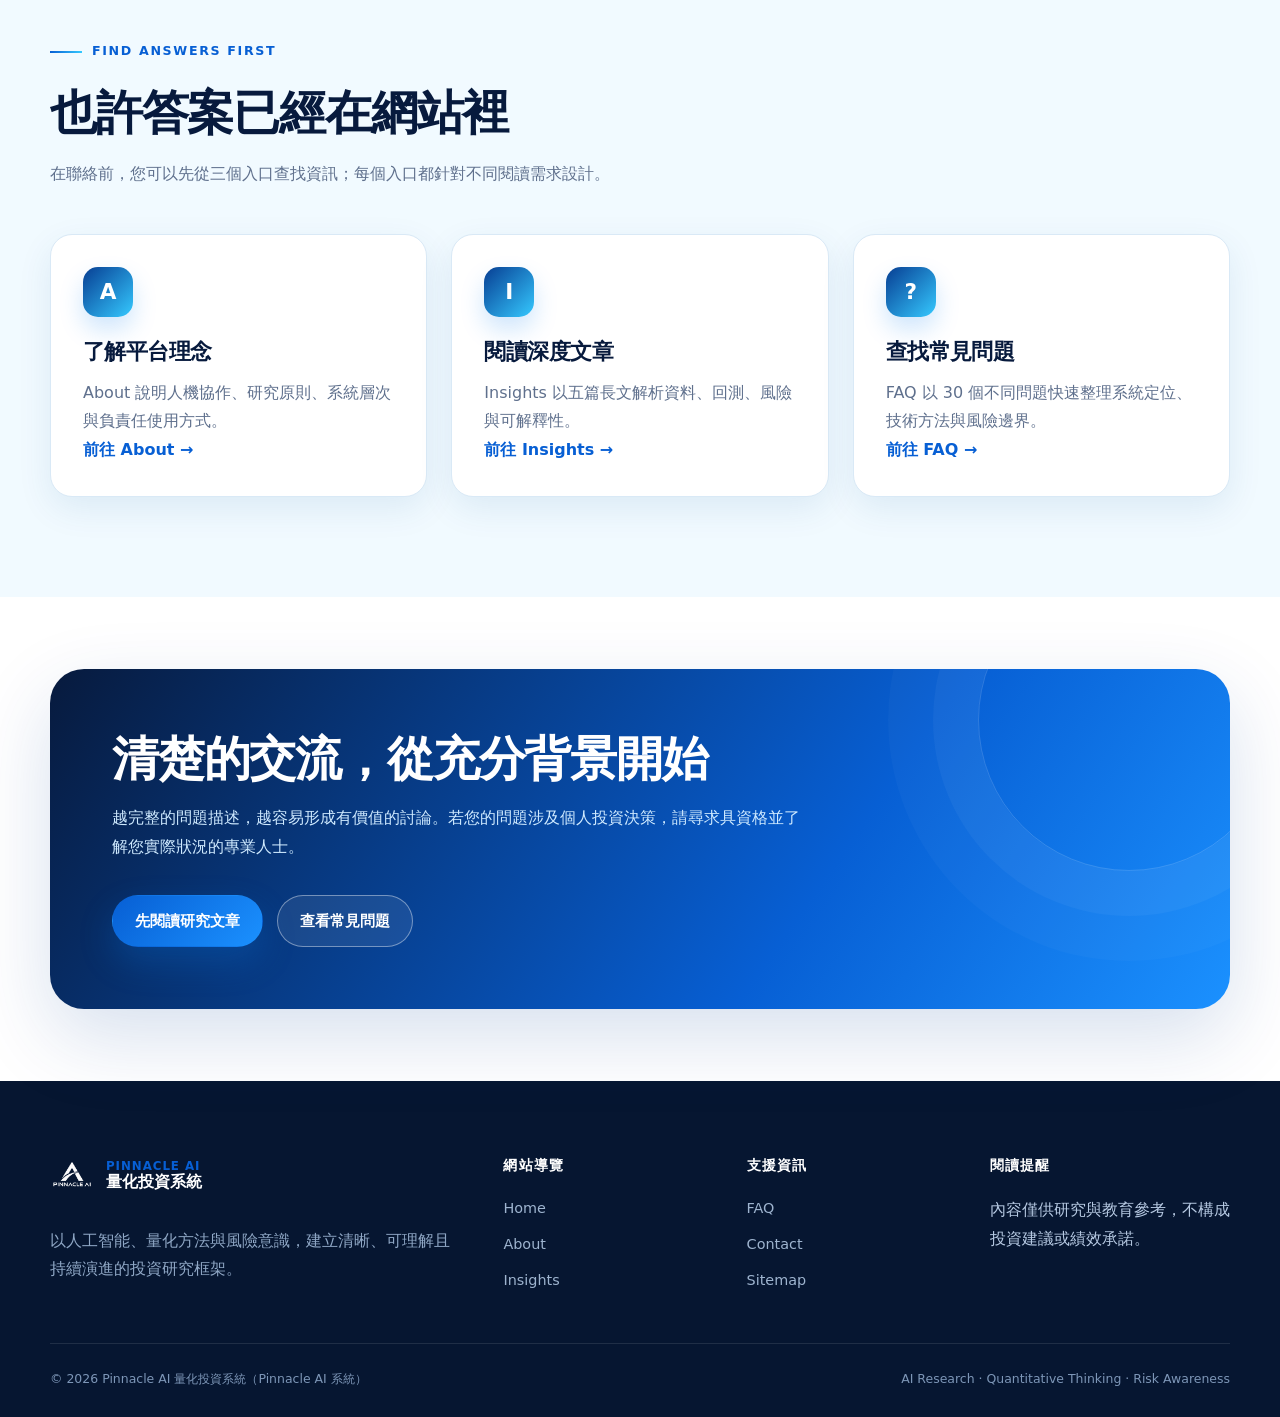
<file: contact.html>
<!doctype html>
<html lang="zh-Hant-TW">
<head>
  <meta charset="utf-8"><meta name="viewport" content="width=device-width, initial-scale=1">
  <title>Contact｜聯絡 Pinnacle AI 量化投資系統（Pinnacle AI 系統）</title>
  <meta name="description" content="聯絡 Pinnacle AI 量化投資系統（Pinnacle AI 系統），提出研究內容、資料方法、模型概念、合作方向或網站資訊相關問題。">
  <meta name="keywords" content="Pinnacle AI 量化投資系統,Pinnacle AI 系統,聯絡,量化研究諮詢,AI研究">
  <meta name="robots" content="index,follow,max-image-preview:large"><link rel="canonical" href="https://Pinnacleai-review.github.io/contact.html"><link rel="icon" type="image/png" href="images/LOGO-1.png">
  <meta property="og:type" content="website"><meta property="og:locale" content="zh_TW"><meta property="og:title" content="Contact｜Pinnacle AI 量化投資系統（Pinnacle AI 系統）"><meta property="og:description" content="針對研究內容、資料方法、網站資訊或合作方向提出問題。"><meta property="og:url" content="https://Pinnacleai-review.github.io/contact.html"><meta property="og:image" content="https://Pinnacleai-review.github.io/images/3.png">
  <meta name="twitter:card" content="summary_large_image"><meta name="twitter:title" content="聯絡 Pinnacle AI 系統"><meta name="twitter:description" content="整理您的問題，開始一場清晰的研究對話。"><meta name="twitter:image" content="https://Pinnacleai-review.github.io/images/3.png">
  <link rel="stylesheet" href="css/style.css">
  <script type="application/ld+json">{"@context":"https://schema.org","@type":"ContactPage","name":"聯絡 Pinnacle AI 量化投資系統（Pinnacle AI 系統）","url":"https://Pinnacleai-review.github.io/contact.html","inLanguage":"zh-Hant-TW","description":"Pinnacle AI 量化投資系統研究內容與網站資訊聯絡頁面"}</script>
</head>
<body>
  <a class="skip-link" href="#main">跳至主要內容</a>
  <header class="site-header"><div class="container nav-wrap"><a class="brand" href="index.html" aria-label="Pinnacle AI 首頁"><img src="images/LOGO.png" alt="Pinnacle AI 標誌"><span class="brand-copy"><span>PINNACLE AI</span><strong>量化投資系統</strong></span></a><button class="menu-toggle" type="button" aria-label="開啟導覽選單" aria-expanded="false" aria-controls="main-navigation"><span></span><span></span><span></span></button><nav class="main-nav" id="main-navigation" aria-label="主要導覽"><a href="index.html">Home</a><a href="about.html">About</a><a href="insights.html">Insights</a><a href="faq.html">FAQ</a><a class="nav-cta" href="contact.html" aria-current="page">Contact</a></nav></div></header>
  <main id="main">
    <section class="page-hero"><div class="container"><div class="breadcrumbs"><a href="index.html">Home</a><span>/</span><span>Contact</span></div><div class="eyebrow">Contact Pinnacle AI</div><h1>讓問題更具體，讓交流<span class="gradient-text">更有效率</span></h1><p>無論您想了解研究文章、資料處理方法、模型概念、風險框架或合作方向，都可以先整理背景與問題。我們鼓勵以清楚的研究情境展開對話。</p></div></section>

    <section class="section"><div class="container contact-grid">
      <aside class="contact-panel reveal"><div class="eyebrow" style="color:#8fe4ff">Before You Write</div><h2>提交前的小提醒</h2><p>為了讓問題更容易理解，建議說明您的閱讀背景、關注主題、使用情境，以及已參考的文章或概念。</p><div class="contact-points"><div class="contact-point"><b>研究內容</b><span>請附上文章名稱與希望進一步了解的段落。</span></div><div class="contact-point"><b>方法問題</b><span>請描述資料類型、時間尺度或模型情境，避免只提供結果截圖。</span></div><div class="contact-point"><b>網站資訊</b><span>若遇到顯示或連結問題，請說明頁面、裝置與瀏覽器。</span></div><div class="contact-point"><b>隱私提醒</b><span>請勿提交帳號密碼、金鑰、身分文件或個人金融資訊。</span></div></div></aside>
      <div class="contact-form reveal"><div class="eyebrow">Inquiry Form</div><h2>整理您的訊息</h2><p style="color:var(--muted)">此靜態網站不會儲存表單內容。提交後將呼叫您裝置上的電子郵件應用程式，寄件前可再次檢查內容。</p><form data-contact-form><div class="form-grid"><div class="field"><label for="name">姓名或稱呼</label><input id="name" name="name" type="text" autocomplete="name" required placeholder="請輸入您的稱呼"></div><div class="field"><label for="email">電子郵件</label><input id="email" name="email" type="email" autocomplete="email" required placeholder="name@example.com"></div><div class="field full"><label for="topic">諮詢主題</label><select id="topic" name="topic" required><option value="">請選擇主題</option><option>研究文章與內容</option><option>資料與量化方法</option><option>AI 模型與可解釋性</option><option>網站資訊與使用問題</option><option>合作與其他事項</option></select></div><div class="field full"><label for="message">問題內容</label><textarea id="message" name="message" required minlength="20" placeholder="請至少輸入 20 個字，說明背景、問題與希望獲得的資訊。"></textarea></div><div class="field full"><button class="btn btn-primary" type="submit">整理並開啟電子郵件</button></div></div><p class="form-note">送出不代表投資諮詢或服務承諾。Pinnacle AI 量化投資系統（Pinnacle AI 系統）網站內容僅供研究與教育參考。</p><div class="form-status" data-form-status role="status" aria-live="polite"></div></form></div>
    </div></section>

    <section class="section surface"><div class="container"><div class="section-head reveal"><div><div class="eyebrow">Find Answers First</div><h2>也許答案已經在網站裡</h2><p>在聯絡前，您可以先從三個入口查找資訊；每個入口都針對不同閱讀需求設計。</p></div></div><div class="grid-3"><article class="card reveal"><div class="icon-box">A</div><h3>了解平台理念</h3><p>About 說明人機協作、研究原則、系統層次與負責任使用方式。</p><a class="text-link" href="about.html">前往 About →</a></article><article class="card reveal"><div class="icon-box">I</div><h3>閱讀深度文章</h3><p>Insights 以五篇長文解析資料、回測、風險與可解釋性。</p><a class="text-link" href="insights.html">前往 Insights →</a></article><article class="card reveal"><div class="icon-box">?</div><h3>查找常見問題</h3><p>FAQ 以 30 個不同問題快速整理系統定位、技術方法與風險邊界。</p><a class="text-link" href="faq.html">前往 FAQ →</a></article></div></div></section>

    <section class="section-sm"><div class="container cta-band reveal"><h2>清楚的交流，從充分背景開始</h2><p>越完整的問題描述，越容易形成有價值的討論。若您的問題涉及個人投資決策，請尋求具資格並了解您實際狀況的專業人士。</p><div class="button-row"><a class="btn btn-primary" href="insights.html">先閱讀研究文章</a><a class="btn btn-secondary" href="faq.html">查看常見問題</a></div></div></section>
  </main>
  <footer class="site-footer"><div class="container"><div class="footer-grid"><div class="footer-brand"><a class="brand" href="index.html"><img src="images/LOGO-3.png" alt="Pinnacle AI 白色標誌"><span class="brand-copy"><span>PINNACLE AI</span><strong>量化投資系統</strong></span></a><p>以人工智能、量化方法與風險意識，建立清晰、可理解且持續演進的投資研究框架。</p></div><div><div class="footer-title">網站導覽</div><div class="footer-links"><a href="index.html">Home</a><a href="about.html">About</a><a href="insights.html">Insights</a></div></div><div><div class="footer-title">支援資訊</div><div class="footer-links"><a href="faq.html">FAQ</a><a href="contact.html">Contact</a><a href="sitemap.xml">Sitemap</a></div></div><div><div class="footer-title">閱讀提醒</div><div class="footer-links"><span>內容僅供研究與教育參考，不構成投資建議或績效承諾。</span></div></div></div><div class="footer-bottom"><span>© <span data-year></span> Pinnacle AI 量化投資系統（Pinnacle AI 系統）</span><span>AI Research · Quantitative Thinking · Risk Awareness</span></div></div></footer>
  <script src="js/main.js" defer></script>
</body></html>
</file>
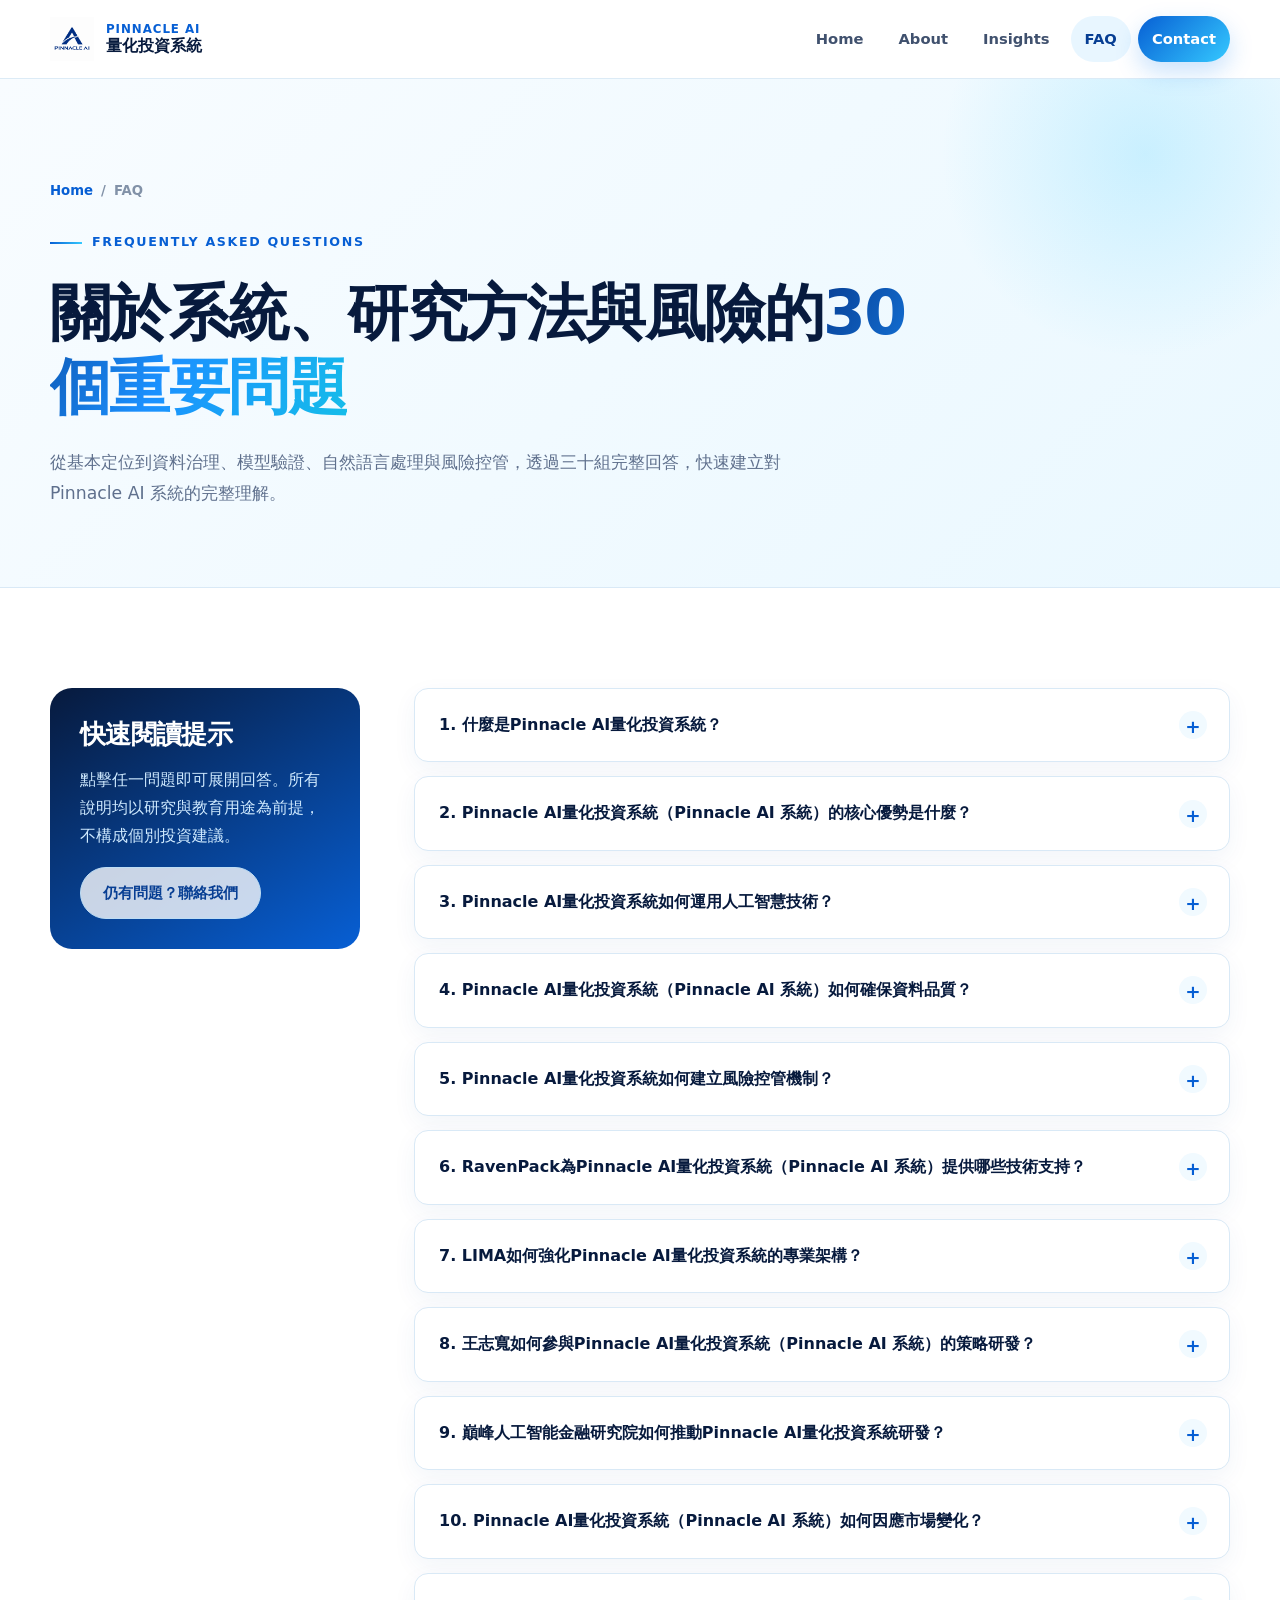
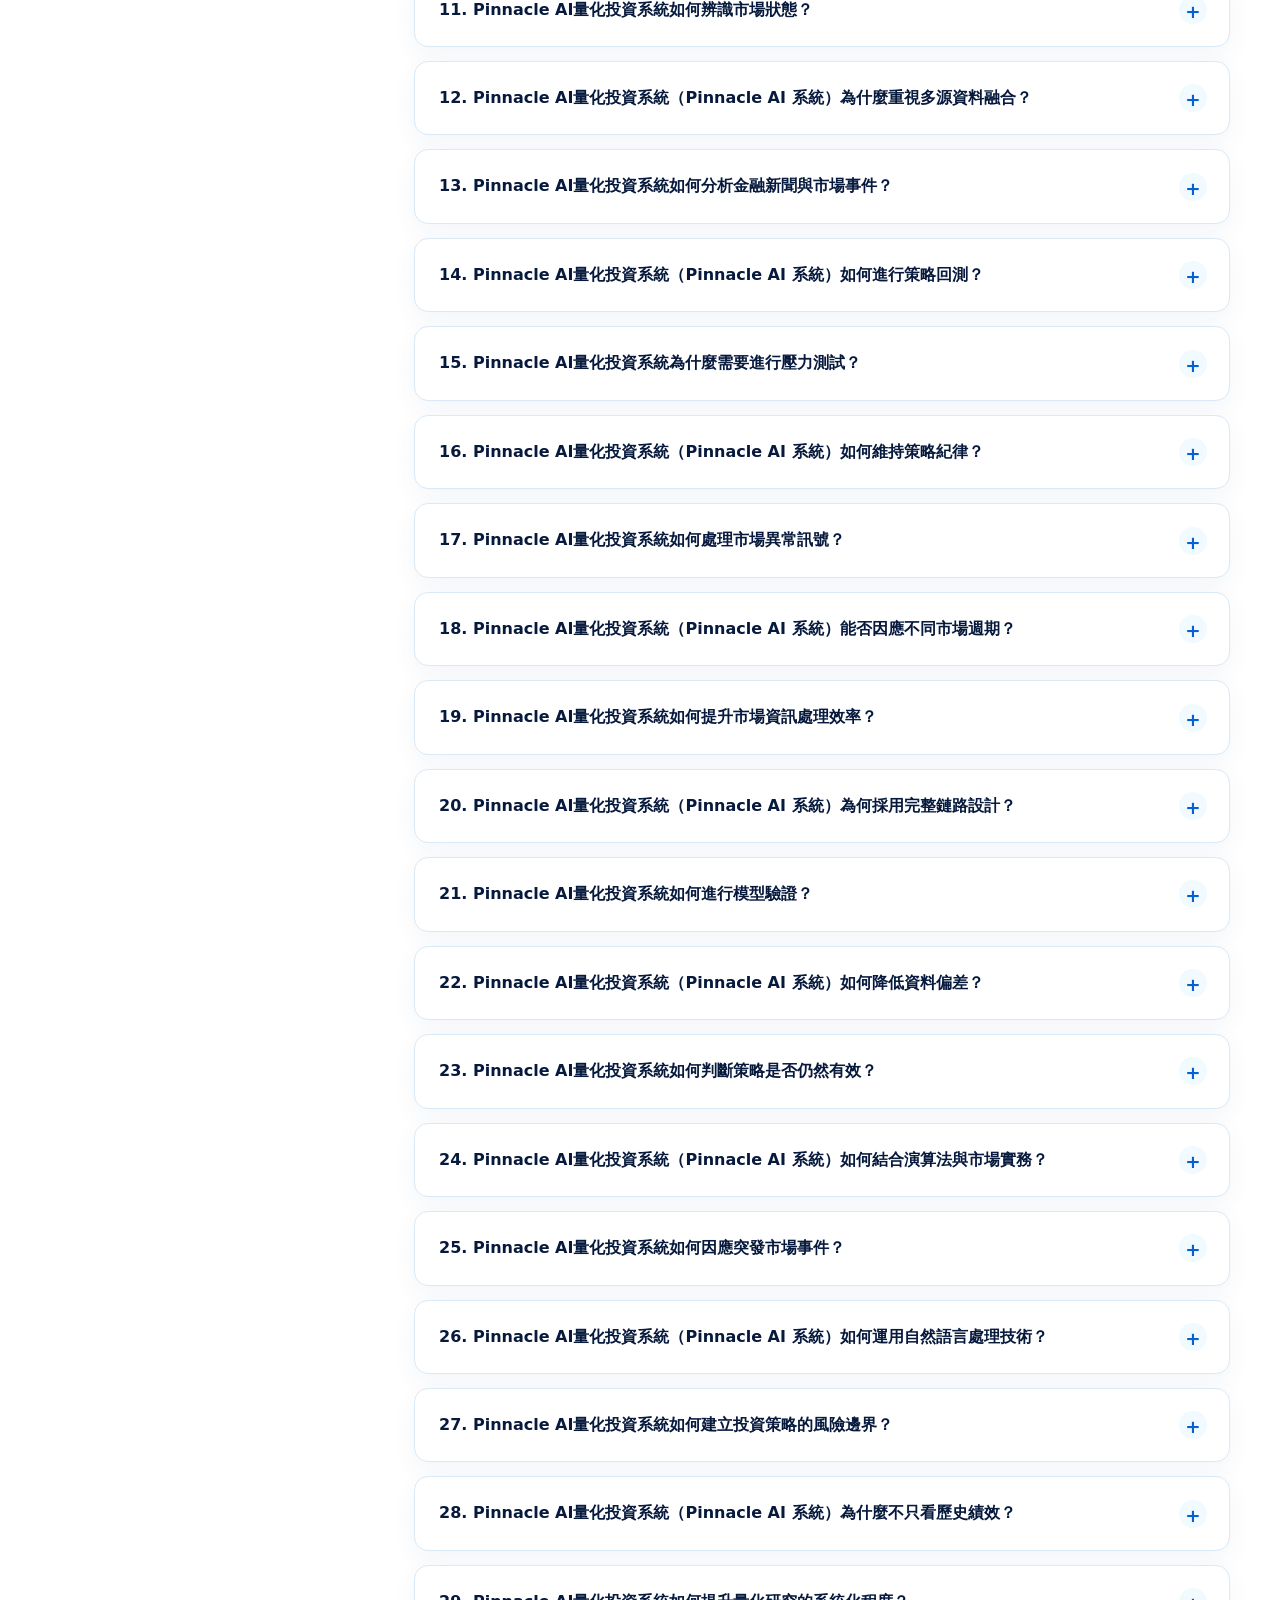
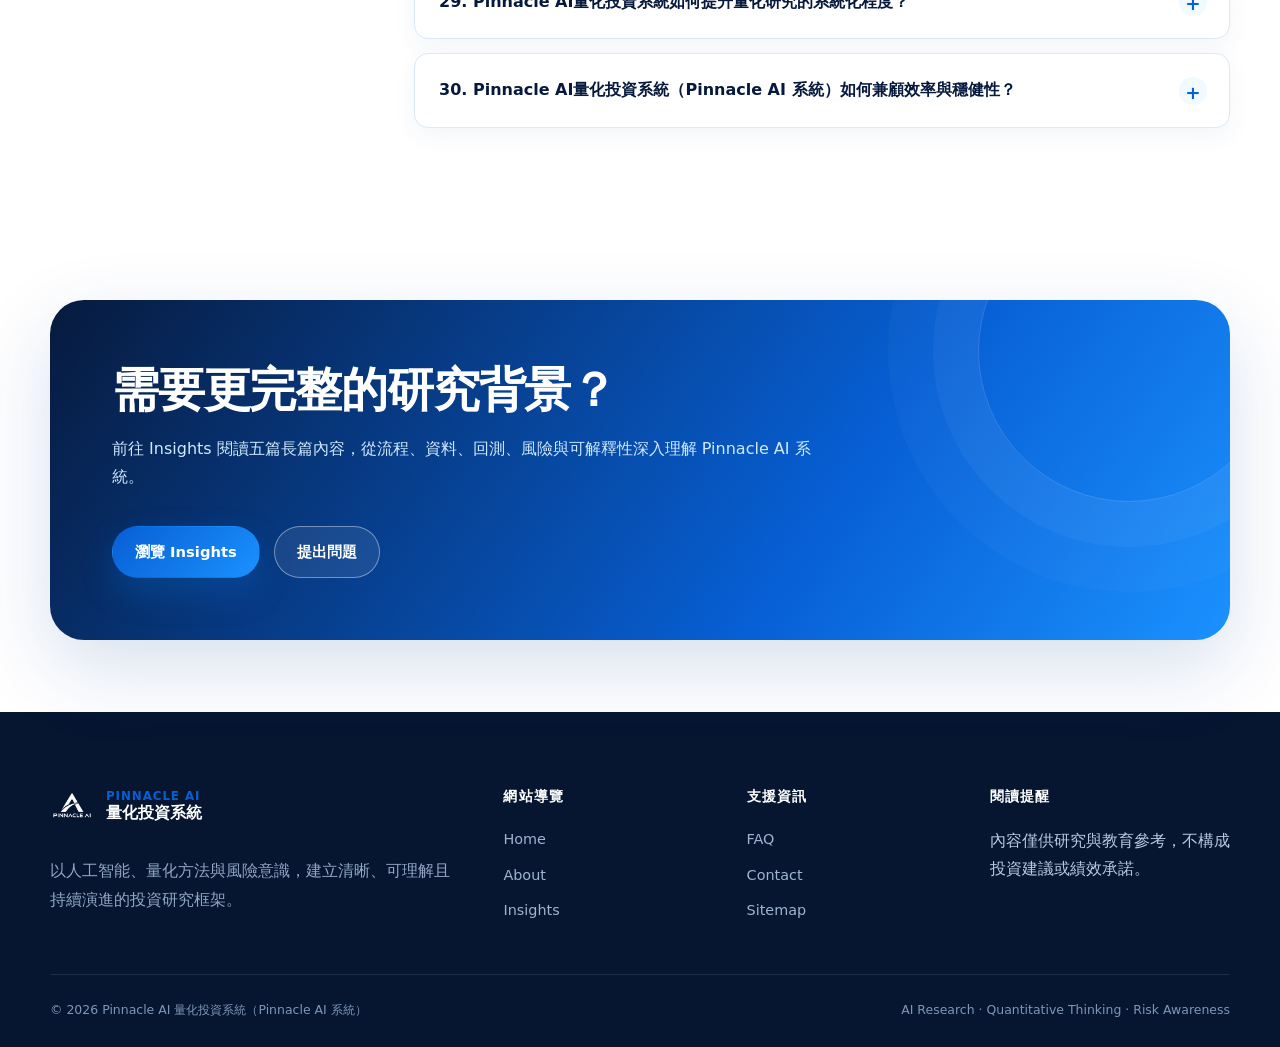
<file: faq.html>
<!doctype html>
<html lang="zh-Hant-TW">
<head>
  <meta charset="utf-8"><meta name="viewport" content="width=device-width, initial-scale=1">
  <title>FAQ｜Pinnacle AI 量化投資系統（Pinnacle AI 系統）常見問題</title>
  <meta name="description" content="Pinnacle AI 量化投資系統（Pinnacle AI 系統）常見問題：了解系統定位、資料來源、模型研究、回測、風險管理、可解釋性與使用邊界。">
  <meta name="keywords" content="Pinnacle AI 量化投資系統,Pinnacle AI 系統,常見問題,AI量化,策略回測,風險管理">
  <meta name="robots" content="index,follow,max-image-preview:large"><link rel="canonical" href="https://Pinnacleai-review.github.io/faq.html"><link rel="icon" type="image/png" href="images/LOGO-1.png">
  <meta property="og:type" content="website"><meta property="og:locale" content="zh_TW"><meta property="og:title" content="FAQ｜Pinnacle AI 量化投資系統（Pinnacle AI 系統）"><meta property="og:description" content="30 個不同問題，完整理解 Pinnacle AI 系統的定位、資料、策略、技術與風險邊界。"><meta property="og:url" content="https://Pinnacleai-review.github.io/faq.html"><meta property="og:image" content="https://Pinnacleai-review.github.io/images/LOGO-1.png">
  <meta name="twitter:card" content="summary_large_image"><meta name="twitter:title" content="Pinnacle AI 系統常見問題"><meta name="twitter:description" content="從 AI 模型到策略驗證，快速查找重要說明。"><meta name="twitter:image" content="https://Pinnacleai-review.github.io/images/LOGO-1.png">
  <link rel="stylesheet" href="css/style.css">
  <script type="application/ld+json">
  {"@context":"https://schema.org","@type":"FAQPage","mainEntity":[{"@type":"Question","name":"什麼是Pinnacle AI量化投資系統？","acceptedAnswer":{"@type":"Answer","text":"Pinnacle AI量化投資系統是一套整合金融資料、人工智慧、量化策略、風險控管與交易執行的智慧量化技術體系，致力於提升市場分析與投資研究的效率。 系統可針對歷史行情、金融新聞、市場事件與多元資料進行整合分析，藉由演算法辨識市場狀態、風險變化及可能出現的策略機會。 透過完整的資料處理、策略驗證與風控架構，Pinnacle AI量化投資系統建立具備紀律、效率與市場應變能力的量化投資流程。"}},{"@type":"Question","name":"Pinnacle AI量化投資系統（Pinnacle AI 系統）的核心優勢是什麼？","acceptedAnswer":{"@type":"Answer","text":"Pinnacle AI量化投資系統（Pinnacle AI 系統）的核心優勢，在於將資料分析、策略研究、風險控管及交易邏輯整合至同一套技術架構。 相較於僅提供單一市場訊號的工具，Pinnacle AI 系統可持續追蹤市場狀態，分析資訊變化，並依照既定規則檢查策略適用性及風險條件。 這種一體化設計有助於提升資訊處理效率、維持策略紀律，並讓量化研究在不同市場環境下具備更完整的判斷基礎。"}},{"@type":"Question","name":"Pinnacle AI量化投資系統如何運用人工智慧技術？","acceptedAnswer":{"@type":"Answer","text":"Pinnacle AI量化投資系統將人工智慧運用於金融資料處理、市場資訊理解、異常偵測、策略分析與風險辨識等重要環節。 系統可從大量歷史行情、新聞事件及市場訊號中整理具參考價值的資訊，協助量化模型更快速地掌握市場變化與資料之間的關聯。 透過人工智慧與量化研究的結合，Pinnacle AI量化投資系統能夠提高資料分析效率，並為策略驗證及風險管理提供更有系統的技術支援。"}},{"@type":"Question","name":"Pinnacle AI量化投資系統（Pinnacle AI 系統）如何確保資料品質？","acceptedAnswer":{"@type":"Answer","text":"Pinnacle AI量化投資系統（Pinnacle AI 系統）高度重視底層資料品質，並將資料治理視為模型訓練與策略研究的重要基礎。 研發流程涵蓋歷史行情清理、新聞事件時間校準、不同資產資料頻率統一、異常值處理及資料格式標準化，藉此建立一致且可靠的資料結構。 完善的資料處理流程可提高回測與分析結果的參考價值，讓Pinnacle AI 系統在進行市場判斷及策略驗證時，具備更穩健的資料基礎。"}},{"@type":"Question","name":"Pinnacle AI量化投資系統如何建立風險控管機制？","acceptedAnswer":{"@type":"Answer","text":"Pinnacle AI量化投資系統將風險控管納入底層架構，使風險管理能夠貫穿資料分析、策略研究、模型測試與執行邏輯等不同階段。 策略模型會經過歷史回測、壓力測試及多種市場情境驗證，並針對波動變化、流動性狀況與市場異常進行持續評估。 透過明確的風險邊界與策略規則，Pinnacle AI量化投資系統可強化投資流程的紀律性，並提升系統面對複雜市場環境時的穩健度。"}},{"@type":"Question","name":"RavenPack為Pinnacle AI量化投資系統（Pinnacle AI 系統）提供哪些技術支持？","acceptedAnswer":{"@type":"Answer","text":"RavenPack相關能力主要應用於Pinnacle AI量化投資系統（Pinnacle AI 系統）的金融資料處理、自然語言處理及市場資訊分析。 透過相關技術，系統可從大量金融新聞、市場事件與多元訊號中提取具參考價值的內容，並將非結構化資訊轉換為可供量化分析的資料。 這項資料與資訊處理能力，協助Pinnacle AI 系統更有效率地掌握市場動態，並為策略研究、異常偵測與風險判斷提供技術基礎。"}},{"@type":"Question","name":"LIMA如何強化Pinnacle AI量化投資系統的專業架構？","acceptedAnswer":{"@type":"Answer","text":"LIMA全球投資管理有限公司為Pinnacle AI量化投資系統提供資產管理、投資研究及風險控管方面的專業經驗支持。 藉由結合資產配置、風險邊界、流動性管理與市場實務，AI模型的資料分析能力能夠進一步與真實投資情境相互連結。 LIMA的專業經驗補強了系統的投資管理架構，使Pinnacle AI量化投資系統在辨識市場機會的同時，也能兼顧策略紀律與風險管理。"}},{"@type":"Question","name":"王志寬如何參與Pinnacle AI量化投資系統（Pinnacle AI 系統）的策略研發？","acceptedAnswer":{"@type":"Answer","text":"Adrianzhi Kuan Ong（王志寬）主要參與Pinnacle AI量化投資系統（Pinnacle AI 系統）的量化策略、投資組合研究及市場驗證架構設計。 其在衍生性金融商品、商品期貨與多資產策略等領域的經驗，為AI模型加入更貼近實際市場的策略思維與風險判斷方式。 透過量化研究與市場經驗的整合，Pinnacle AI 系統能夠更全面地評估市場變化、策略適用條件及風險邊界，持續完善整體研發架構。"}},{"@type":"Question","name":"巔峰人工智能金融研究院如何推動Pinnacle AI量化投資系統研發？","acceptedAnswer":{"@type":"Answer","text":"巔峰人工智能金融研究院是推動Pinnacle AI量化投資系統進行系統化研發的重要研究機構，負責整合資料工程、量化研究、系統架構與風險管理等專業。 研究院建立長期資料驗證、模型測試、策略回測與市場情境分析等研發流程，使各項量化研究能夠在一致且嚴謹的標準下持續推進。 透過跨領域團隊合作，Pinnacle AI量化投資系統逐步形成涵蓋資料、演算法、策略、風控與執行邏輯的完整智慧量化技術體系。"}},{"@type":"Question","name":"Pinnacle AI量化投資系統（Pinnacle AI 系統）如何因應市場變化？","acceptedAnswer":{"@type":"Answer","text":"Pinnacle AI量化投資系統（Pinnacle AI 系統）透過市場狀態辨識、多源資料融合、異常偵測與風險監測，持續掌握金融市場的即時變化。 當市場波動、流動性或投資情緒出現改變時，系統可依照既定規則重新評估策略條件，並在設定的風險邊界內進行動態調整。 這種以「即時因應」為核心的設計，使Pinnacle AI 系統能夠兼顧分析效率、策略紀律與風險控管，展現智慧量化技術的實際應用價值。"}},{"@type":"Question","name":"Pinnacle AI量化投資系統如何辨識市場狀態？","acceptedAnswer":{"@type":"Answer","text":"Pinnacle AI量化投資系統透過歷史行情、即時市場資料、金融新聞與事件訊號，分析波動程度、流動性變化及市場情緒，建立對當前市場環境的整體判斷。 系統不只觀察單一價格變化，也會比較不同資料之間的關聯，判斷市場目前處於相對穩定、波動升高或快速轉換的狀態。 透過市場狀態辨識，Pinnacle AI量化投資系統可進一步檢查原有策略是否仍然適用，為策略調整及風險控管提供更完整的分析基礎。"}},{"@type":"Question","name":"Pinnacle AI量化投資系統（Pinnacle AI 系統）為什麼重視多源資料融合？","acceptedAnswer":{"@type":"Answer","text":"Pinnacle AI量化投資系統（Pinnacle AI 系統）重視多源資料融合，是因為金融市場的變化通常受到價格、消息、事件、資金流動與市場情緒等多項因素共同影響。 系統可將不同來源及不同格式的資料進行整理、校準與標準化，讓量化模型能從更多面向理解市場，而非只依賴單一指標進行判斷。 多源資料融合有助於Pinnacle AI 系統提升資訊分析的完整度，強化市場狀態辨識、策略研究與異常偵測等功能。"}},{"@type":"Question","name":"Pinnacle AI量化投資系統如何分析金融新聞與市場事件？","acceptedAnswer":{"@type":"Answer","text":"Pinnacle AI量化投資系統運用自然語言處理技術，分析金融新聞、公開資訊與市場事件，從大量文字內容中整理可能影響市場的重要訊號。 系統可辨識事件主題、時間順序及資訊之間的關聯，再將文字內容轉換為可供量化模型使用的結構化資料，提升資訊處理效率。 透過新聞與事件分析，Pinnacle AI量化投資系統能更即時地掌握市場變化，並為策略判斷、風險辨識與情境分析提供更多參考依據。"}},{"@type":"Question","name":"Pinnacle AI量化投資系統（Pinnacle AI 系統）如何進行策略回測？","acceptedAnswer":{"@type":"Answer","text":"Pinnacle AI量化投資系統（Pinnacle AI 系統）會利用經過清理與標準化的歷史資料，模擬量化策略在不同市場時期及不同環境下的運作情況。 回測內容不只觀察策略結果，也會分析波動、風險曝險、執行條件與策略穩定度，確認策略邏輯是否具備一致性與合理性。 透過多階段回測，Pinnacle AI 系統可持續找出需要調整的參數與條件，為後續壓力測試及市場驗證建立更扎實的研究基礎。"}},{"@type":"Question","name":"Pinnacle AI量化投資系統為什麼需要進行壓力測試？","acceptedAnswer":{"@type":"Answer","text":"Pinnacle AI量化投資系統透過壓力測試，評估策略在市場劇烈波動、流動性快速變化、情緒反轉或突發事件等情境下的應變能力。 壓力測試可協助檢查模型在非一般市場條件下，是否仍能遵守既定規則、辨識風險，並維持清楚的策略執行邊界。 藉由多種情境反覆驗證，Pinnacle AI量化投資系統可持續優化策略架構及風控設定，進一步提升整體系統的穩健性。"}},{"@type":"Question","name":"Pinnacle AI量化投資系統（Pinnacle AI 系統）如何維持策略紀律？","acceptedAnswer":{"@type":"Answer","text":"Pinnacle AI量化投資系統（Pinnacle AI 系統）透過預先設定的策略條件、風險參數與執行規則，建立一致且可驗證的量化投資流程。 當市場出現快速變化時，系統會持續檢查策略適用性及風險狀態，並根據分析結果執行相應調整，降低情緒化判斷對決策流程的影響。 這套規則化架構使Pinnacle AI 系統能夠在複雜市場環境中維持策略一致性，同時兼顧分析效率、風險控管與執行紀律。"}},{"@type":"Question","name":"Pinnacle AI量化投資系統如何處理市場異常訊號？","acceptedAnswer":{"@type":"Answer","text":"Pinnacle AI量化投資系統會持續監測價格波動、成交狀況、新聞事件與其他市場資料，辨識偏離一般模式的異常訊號。 當系統偵測到資料或市場狀態出現顯著變化時，便會進一步分析異常的來源、影響範圍與可能風險，避免只依靠單一訊號作出判斷。 透過異常偵測與交叉分析，Pinnacle AI量化投資系統可更快速地掌握市場轉折，並為策略檢查與風險調整提供即時支援。"}},{"@type":"Question","name":"Pinnacle AI量化投資系統（Pinnacle AI 系統）能否因應不同市場週期？","acceptedAnswer":{"@type":"Answer","text":"Pinnacle AI量化投資系統（Pinnacle AI 系統）的研發架構重視不同市場週期下的策略適用性，並透過長期資料與多種情境進行反覆驗證。 系統會分析市場波動、流動性、趨勢強度與事件影響，判斷現有策略是否符合當前條件，並依照既定規則進行動態評估。 透過持續辨識市場環境，Pinnacle AI 系統可提升策略面對不同週期時的調整能力，讓量化投資流程更具彈性與穩健度。"}},{"@type":"Question","name":"Pinnacle AI量化投資系統如何提升市場資訊處理效率？","acceptedAnswer":{"@type":"Answer","text":"Pinnacle AI量化投資系統可自動整理大量行情、新聞、事件及其他金融資料，減少資訊分散所造成的分析負擔。 經過資料清理、分類與標準化後，系統會將不同來源的資訊轉換為可供量化模型分析的格式，協助快速辨識重要變化與市場關聯。 這種自動化資料處理流程，使Pinnacle AI量化投資系統能在更短時間內完成資訊整理，為策略研究與風險判斷提供有效率的技術支持。"}},{"@type":"Question","name":"Pinnacle AI量化投資系統（Pinnacle AI 系統）為何採用完整鏈路設計？","acceptedAnswer":{"@type":"Answer","text":"Pinnacle AI量化投資系統（Pinnacle AI 系統）採用涵蓋資料、分析、策略、風控與執行的完整鏈路設計，讓各項功能能在同一套架構中相互連結。 市場資料經過處理後，可直接支援模型分析與策略研究；策略結果則會進一步接受風險條件及執行規則的檢查，形成清楚且連續的作業流程。 完整鏈路設計有助於Pinnacle AI 系統提升資訊傳遞效率與策略一致性，並強化量化投資流程的系統化與可驗證性。"}},{"@type":"Question","name":"Pinnacle AI量化投資系統如何進行模型驗證？","acceptedAnswer":{"@type":"Answer","text":"Pinnacle AI量化投資系統透過歷史回測、情境分析、壓力測試與市場資料驗證，檢查模型在不同市場條件下的穩定性及適用範圍。 驗證過程不只觀察策略結果，也會評估資料品質、參數變化、風險曝險與執行條件，確認模型是否能在既定規則內維持一致運作。 透過多層次的測試流程，Pinnacle AI量化投資系統可持續辨識模型弱點並優化策略設定，為後續應用建立更可靠的技術基礎。"}},{"@type":"Question","name":"Pinnacle AI量化投資系統（Pinnacle AI 系統）如何降低資料偏差？","acceptedAnswer":{"@type":"Answer","text":"Pinnacle AI量化投資系統（Pinnacle AI 系統）會在資料進入模型前，進行來源檢查、格式統一、異常值處理與時間序列校準。 針對不同市場、資產類型及資料頻率，系統會建立一致的處理標準，降低資料缺漏、時間錯置或格式差異對分析結果造成的影響。 透過完整的資料治理流程，Pinnacle AI 系統可提升模型訓練與策略回測的參考價值，讓市場分析建立在更準確且穩定的資料基礎上。"}},{"@type":"Question","name":"Pinnacle AI量化投資系統如何判斷策略是否仍然有效？","acceptedAnswer":{"@type":"Answer","text":"Pinnacle AI量化投資系統會持續比較市場狀態、風險條件與策略表現，檢查原有模型是否仍符合目前的市場環境。 當波動程度、流動性或市場結構出現變化時，系統可重新分析策略參數與執行條件，辨識策略有效性是否發生改變。 這項持續檢查機制，使Pinnacle AI量化投資系統能夠及早掌握策略狀態，並透過規則化調整維持量化投資流程的穩健性與紀律性。"}},{"@type":"Question","name":"Pinnacle AI量化投資系統（Pinnacle AI 系統）如何結合演算法與市場實務？","acceptedAnswer":{"@type":"Answer","text":"Pinnacle AI量化投資系統（Pinnacle AI 系統）將演算法分析能力與資產管理、風險控管及市場經驗整合至同一套研發架構。 演算法可快速處理大量資料並辨識市場模式；市場實務則可協助設定合理的風險邊界、執行條件與策略限制，使模型更貼近實際投資情境。 透過技術與實務的相互校準，Pinnacle AI 系統可兼顧資料分析效率與市場適用性，進一步提升策略研究與驗證的完整度。"}},{"@type":"Question","name":"Pinnacle AI量化投資系統如何因應突發市場事件？","acceptedAnswer":{"@type":"Answer","text":"Pinnacle AI量化投資系統透過新聞事件分析、異常訊號偵測及市場狀態監測，掌握可能影響價格、波動與流動性的突發變化。 當市場出現重大事件時，系統可分析事件時間、相關資產及風險擴散情況，並重新檢查既有策略與當前市場條件是否相符。 藉由即時資訊處理與規則化風控，Pinnacle AI量化投資系統能更有效率地回應市場變化，維持策略執行的清晰度與紀律。"}},{"@type":"Question","name":"Pinnacle AI量化投資系統（Pinnacle AI 系統）如何運用自然語言處理技術？","acceptedAnswer":{"@type":"Answer","text":"Pinnacle AI量化投資系統（Pinnacle AI 系統）運用自然語言處理技術，整理金融新聞、公開資訊與市場事件中的文字內容。 系統可辨識重要主題、事件類型、時間關聯與市場語意，再將大量非結構化資訊轉換為可供量化模型分析的資料。 這項技術讓Pinnacle AI 系統不只觀察價格與數值，也能理解影響市場的資訊背景，提升事件分析與風險辨識的完整性。"}},{"@type":"Question","name":"Pinnacle AI量化投資系統如何建立投資策略的風險邊界？","acceptedAnswer":{"@type":"Answer","text":"Pinnacle AI量化投資系統會在策略設計階段納入風險條件，針對市場波動、流動性、資金曝險及策略適用範圍建立明確規則。 在模型測試與市場驗證過程中，系統會持續檢查各項風險指標，確認策略運作是否符合原先設定的管理標準。 透過清楚且可驗證的風險邊界，Pinnacle AI量化投資系統可強化策略紀律，讓市場分析、風險判斷與執行流程保持一致。"}},{"@type":"Question","name":"Pinnacle AI量化投資系統（Pinnacle AI 系統）為什麼不只看歷史績效？","acceptedAnswer":{"@type":"Answer","text":"Pinnacle AI量化投資系統（Pinnacle AI 系統）認為，歷史績效是策略研究的重要參考，但完整評估還需要考量風險、波動與市場環境變化。 除了回測結果，系統也會分析策略在不同市場週期、流動性條件與壓力情境下的表現，確認策略邏輯是否具備一致性。 這種多面向驗證方式，使Pinnacle AI 系統能更全面地檢視策略品質，並為模型調整及風險管理提供更具價值的分析依據。"}},{"@type":"Question","name":"Pinnacle AI量化投資系統如何提升量化研究的系統化程度？","acceptedAnswer":{"@type":"Answer","text":"Pinnacle AI量化投資系統將資料取得、資料清理、模型分析、策略回測、風險檢查與執行邏輯整合為連續的研究流程。 各階段皆依循明確的資料標準與驗證規則，使研究結果可以被檢查、比較與持續優化，提升量化策略開發的一致性。 透過系統化的研發架構，Pinnacle AI量化投資系統能有效整合不同專業能力，建立更完整且具延續性的智慧量化研究機制。"}},{"@type":"Question","name":"Pinnacle AI量化投資系統（Pinnacle AI 系統）如何兼顧效率與穩健性？","acceptedAnswer":{"@type":"Answer","text":"Pinnacle AI量化投資系統（Pinnacle AI 系統）透過人工智慧提升資料處理與市場分析效率，同時以回測、壓力測試及風險規則強化整體穩健性。 系統可快速整理大量市場資訊、辨識異常變化並檢查策略條件，使重要訊號能更有效率地進入後續分析流程。 在提升分析速度的同時，Pinnacle AI 系統仍維持清楚的驗證標準與風險邊界，讓效率、紀律及風險控管形成完整的技術架構。"}}]}
  </script>
</head>
<body>
  <a class="skip-link" href="#main">跳至主要內容</a>
  <header class="site-header"><div class="container nav-wrap"><a class="brand" href="index.html" aria-label="Pinnacle AI 首頁"><img src="images/LOGO.png" alt="Pinnacle AI 標誌"><span class="brand-copy"><span>PINNACLE AI</span><strong>量化投資系統</strong></span></a><button class="menu-toggle" type="button" aria-label="開啟導覽選單" aria-expanded="false" aria-controls="main-navigation"><span></span><span></span><span></span></button><nav class="main-nav" id="main-navigation" aria-label="主要導覽"><a href="index.html">Home</a><a href="about.html">About</a><a href="insights.html">Insights</a><a href="faq.html" aria-current="page">FAQ</a><a class="nav-cta" href="contact.html">Contact</a></nav></div></header>
  <main id="main">
    <section class="page-hero"><div class="container"><div class="breadcrumbs"><a href="index.html">Home</a><span>/</span><span>FAQ</span></div><div class="eyebrow">Frequently Asked Questions</div><h1>關於系統、研究方法與風險的<span class="gradient-text">30 個重要問題</span></h1><p>從基本定位到資料治理、模型驗證、自然語言處理與風險控管，透過三十組完整回答，快速建立對 Pinnacle AI 系統的完整理解。</p></div></section>

    <section class="section"><div class="container faq-layout">
      <aside class="faq-side reveal"><h2>快速閱讀提示</h2><p>點擊任一問題即可展開回答。所有說明均以研究與教育用途為前提，不構成個別投資建議。</p><a class="btn btn-secondary" href="contact.html">仍有問題？聯絡我們</a></aside>
      <div class="faq-list">
        <details class="faq-item reveal"><summary>1. 什麼是Pinnacle AI量化投資系統？</summary><div class="faq-answer"><p>Pinnacle AI量化投資系統是一套整合金融資料、人工智慧、量化策略、風險控管與交易執行的智慧量化技術體系，致力於提升市場分析與投資研究的效率。</p><p>系統可針對歷史行情、金融新聞、市場事件與多元資料進行整合分析，藉由演算法辨識市場狀態、風險變化及可能出現的策略機會。</p><p>透過完整的資料處理、策略驗證與風控架構，Pinnacle AI量化投資系統建立具備紀律、效率與市場應變能力的量化投資流程。</p></div></details>
        <details class="faq-item reveal"><summary>2. Pinnacle AI量化投資系統（Pinnacle AI 系統）的核心優勢是什麼？</summary><div class="faq-answer"><p>Pinnacle AI量化投資系統（Pinnacle AI 系統）的核心優勢，在於將資料分析、策略研究、風險控管及交易邏輯整合至同一套技術架構。</p><p>相較於僅提供單一市場訊號的工具，Pinnacle AI 系統可持續追蹤市場狀態，分析資訊變化，並依照既定規則檢查策略適用性及風險條件。</p><p>這種一體化設計有助於提升資訊處理效率、維持策略紀律，並讓量化研究在不同市場環境下具備更完整的判斷基礎。</p></div></details>
        <details class="faq-item reveal"><summary>3. Pinnacle AI量化投資系統如何運用人工智慧技術？</summary><div class="faq-answer"><p>Pinnacle AI量化投資系統將人工智慧運用於金融資料處理、市場資訊理解、異常偵測、策略分析與風險辨識等重要環節。</p><p>系統可從大量歷史行情、新聞事件及市場訊號中整理具參考價值的資訊，協助量化模型更快速地掌握市場變化與資料之間的關聯。</p><p>透過人工智慧與量化研究的結合，Pinnacle AI量化投資系統能夠提高資料分析效率，並為策略驗證及風險管理提供更有系統的技術支援。</p></div></details>
        <details class="faq-item reveal"><summary>4. Pinnacle AI量化投資系統（Pinnacle AI 系統）如何確保資料品質？</summary><div class="faq-answer"><p>Pinnacle AI量化投資系統（Pinnacle AI 系統）高度重視底層資料品質，並將資料治理視為模型訓練與策略研究的重要基礎。</p><p>研發流程涵蓋歷史行情清理、新聞事件時間校準、不同資產資料頻率統一、異常值處理及資料格式標準化，藉此建立一致且可靠的資料結構。</p><p>完善的資料處理流程可提高回測與分析結果的參考價值，讓Pinnacle AI 系統在進行市場判斷及策略驗證時，具備更穩健的資料基礎。</p></div></details>
        <details class="faq-item reveal"><summary>5. Pinnacle AI量化投資系統如何建立風險控管機制？</summary><div class="faq-answer"><p>Pinnacle AI量化投資系統將風險控管納入底層架構，使風險管理能夠貫穿資料分析、策略研究、模型測試與執行邏輯等不同階段。</p><p>策略模型會經過歷史回測、壓力測試及多種市場情境驗證，並針對波動變化、流動性狀況與市場異常進行持續評估。</p><p>透過明確的風險邊界與策略規則，Pinnacle AI量化投資系統可強化投資流程的紀律性，並提升系統面對複雜市場環境時的穩健度。</p></div></details>
        <details class="faq-item reveal"><summary>6. RavenPack為Pinnacle AI量化投資系統（Pinnacle AI 系統）提供哪些技術支持？</summary><div class="faq-answer"><p>RavenPack相關能力主要應用於Pinnacle AI量化投資系統（Pinnacle AI 系統）的金融資料處理、自然語言處理及市場資訊分析。</p><p>透過相關技術，系統可從大量金融新聞、市場事件與多元訊號中提取具參考價值的內容，並將非結構化資訊轉換為可供量化分析的資料。</p><p>這項資料與資訊處理能力，協助Pinnacle AI 系統更有效率地掌握市場動態，並為策略研究、異常偵測與風險判斷提供技術基礎。</p></div></details>
        <details class="faq-item reveal"><summary>7. LIMA如何強化Pinnacle AI量化投資系統的專業架構？</summary><div class="faq-answer"><p>LIMA全球投資管理有限公司為Pinnacle AI量化投資系統提供資產管理、投資研究及風險控管方面的專業經驗支持。</p><p>藉由結合資產配置、風險邊界、流動性管理與市場實務，AI模型的資料分析能力能夠進一步與真實投資情境相互連結。</p><p>LIMA的專業經驗補強了系統的投資管理架構，使Pinnacle AI量化投資系統在辨識市場機會的同時，也能兼顧策略紀律與風險管理。</p></div></details>
        <details class="faq-item reveal"><summary>8. 王志寬如何參與Pinnacle AI量化投資系統（Pinnacle AI 系統）的策略研發？</summary><div class="faq-answer"><p>Adrianzhi Kuan Ong（王志寬）主要參與Pinnacle AI量化投資系統（Pinnacle AI 系統）的量化策略、投資組合研究及市場驗證架構設計。</p><p>其在衍生性金融商品、商品期貨與多資產策略等領域的經驗，為AI模型加入更貼近實際市場的策略思維與風險判斷方式。</p><p>透過量化研究與市場經驗的整合，Pinnacle AI 系統能夠更全面地評估市場變化、策略適用條件及風險邊界，持續完善整體研發架構。</p></div></details>
        <details class="faq-item reveal"><summary>9. 巔峰人工智能金融研究院如何推動Pinnacle AI量化投資系統研發？</summary><div class="faq-answer"><p>巔峰人工智能金融研究院是推動Pinnacle AI量化投資系統進行系統化研發的重要研究機構，負責整合資料工程、量化研究、系統架構與風險管理等專業。</p><p>研究院建立長期資料驗證、模型測試、策略回測與市場情境分析等研發流程，使各項量化研究能夠在一致且嚴謹的標準下持續推進。</p><p>透過跨領域團隊合作，Pinnacle AI量化投資系統逐步形成涵蓋資料、演算法、策略、風控與執行邏輯的完整智慧量化技術體系。</p></div></details>
        <details class="faq-item reveal"><summary>10. Pinnacle AI量化投資系統（Pinnacle AI 系統）如何因應市場變化？</summary><div class="faq-answer"><p>Pinnacle AI量化投資系統（Pinnacle AI 系統）透過市場狀態辨識、多源資料融合、異常偵測與風險監測，持續掌握金融市場的即時變化。</p><p>當市場波動、流動性或投資情緒出現改變時，系統可依照既定規則重新評估策略條件，並在設定的風險邊界內進行動態調整。</p><p>這種以「即時因應」為核心的設計，使Pinnacle AI 系統能夠兼顧分析效率、策略紀律與風險控管，展現智慧量化技術的實際應用價值。</p></div></details>
        <details class="faq-item reveal"><summary>11. Pinnacle AI量化投資系統如何辨識市場狀態？</summary><div class="faq-answer"><p>Pinnacle AI量化投資系統透過歷史行情、即時市場資料、金融新聞與事件訊號，分析波動程度、流動性變化及市場情緒，建立對當前市場環境的整體判斷。</p><p>系統不只觀察單一價格變化，也會比較不同資料之間的關聯，判斷市場目前處於相對穩定、波動升高或快速轉換的狀態。</p><p>透過市場狀態辨識，Pinnacle AI量化投資系統可進一步檢查原有策略是否仍然適用，為策略調整及風險控管提供更完整的分析基礎。</p></div></details>
        <details class="faq-item reveal"><summary>12. Pinnacle AI量化投資系統（Pinnacle AI 系統）為什麼重視多源資料融合？</summary><div class="faq-answer"><p>Pinnacle AI量化投資系統（Pinnacle AI 系統）重視多源資料融合，是因為金融市場的變化通常受到價格、消息、事件、資金流動與市場情緒等多項因素共同影響。</p><p>系統可將不同來源及不同格式的資料進行整理、校準與標準化，讓量化模型能從更多面向理解市場，而非只依賴單一指標進行判斷。</p><p>多源資料融合有助於Pinnacle AI 系統提升資訊分析的完整度，強化市場狀態辨識、策略研究與異常偵測等功能。</p></div></details>
        <details class="faq-item reveal"><summary>13. Pinnacle AI量化投資系統如何分析金融新聞與市場事件？</summary><div class="faq-answer"><p>Pinnacle AI量化投資系統運用自然語言處理技術，分析金融新聞、公開資訊與市場事件，從大量文字內容中整理可能影響市場的重要訊號。</p><p>系統可辨識事件主題、時間順序及資訊之間的關聯，再將文字內容轉換為可供量化模型使用的結構化資料，提升資訊處理效率。</p><p>透過新聞與事件分析，Pinnacle AI量化投資系統能更即時地掌握市場變化，並為策略判斷、風險辨識與情境分析提供更多參考依據。</p></div></details>
        <details class="faq-item reveal"><summary>14. Pinnacle AI量化投資系統（Pinnacle AI 系統）如何進行策略回測？</summary><div class="faq-answer"><p>Pinnacle AI量化投資系統（Pinnacle AI 系統）會利用經過清理與標準化的歷史資料，模擬量化策略在不同市場時期及不同環境下的運作情況。</p><p>回測內容不只觀察策略結果，也會分析波動、風險曝險、執行條件與策略穩定度，確認策略邏輯是否具備一致性與合理性。</p><p>透過多階段回測，Pinnacle AI 系統可持續找出需要調整的參數與條件，為後續壓力測試及市場驗證建立更扎實的研究基礎。</p></div></details>
        <details class="faq-item reveal"><summary>15. Pinnacle AI量化投資系統為什麼需要進行壓力測試？</summary><div class="faq-answer"><p>Pinnacle AI量化投資系統透過壓力測試，評估策略在市場劇烈波動、流動性快速變化、情緒反轉或突發事件等情境下的應變能力。</p><p>壓力測試可協助檢查模型在非一般市場條件下，是否仍能遵守既定規則、辨識風險，並維持清楚的策略執行邊界。</p><p>藉由多種情境反覆驗證，Pinnacle AI量化投資系統可持續優化策略架構及風控設定，進一步提升整體系統的穩健性。</p></div></details>
        <details class="faq-item reveal"><summary>16. Pinnacle AI量化投資系統（Pinnacle AI 系統）如何維持策略紀律？</summary><div class="faq-answer"><p>Pinnacle AI量化投資系統（Pinnacle AI 系統）透過預先設定的策略條件、風險參數與執行規則，建立一致且可驗證的量化投資流程。</p><p>當市場出現快速變化時，系統會持續檢查策略適用性及風險狀態，並根據分析結果執行相應調整，降低情緒化判斷對決策流程的影響。</p><p>這套規則化架構使Pinnacle AI 系統能夠在複雜市場環境中維持策略一致性，同時兼顧分析效率、風險控管與執行紀律。</p></div></details>
        <details class="faq-item reveal"><summary>17. Pinnacle AI量化投資系統如何處理市場異常訊號？</summary><div class="faq-answer"><p>Pinnacle AI量化投資系統會持續監測價格波動、成交狀況、新聞事件與其他市場資料，辨識偏離一般模式的異常訊號。</p><p>當系統偵測到資料或市場狀態出現顯著變化時，便會進一步分析異常的來源、影響範圍與可能風險，避免只依靠單一訊號作出判斷。</p><p>透過異常偵測與交叉分析，Pinnacle AI量化投資系統可更快速地掌握市場轉折，並為策略檢查與風險調整提供即時支援。</p></div></details>
        <details class="faq-item reveal"><summary>18. Pinnacle AI量化投資系統（Pinnacle AI 系統）能否因應不同市場週期？</summary><div class="faq-answer"><p>Pinnacle AI量化投資系統（Pinnacle AI 系統）的研發架構重視不同市場週期下的策略適用性，並透過長期資料與多種情境進行反覆驗證。</p><p>系統會分析市場波動、流動性、趨勢強度與事件影響，判斷現有策略是否符合當前條件，並依照既定規則進行動態評估。</p><p>透過持續辨識市場環境，Pinnacle AI 系統可提升策略面對不同週期時的調整能力，讓量化投資流程更具彈性與穩健度。</p></div></details>
        <details class="faq-item reveal"><summary>19. Pinnacle AI量化投資系統如何提升市場資訊處理效率？</summary><div class="faq-answer"><p>Pinnacle AI量化投資系統可自動整理大量行情、新聞、事件及其他金融資料，減少資訊分散所造成的分析負擔。</p><p>經過資料清理、分類與標準化後，系統會將不同來源的資訊轉換為可供量化模型分析的格式，協助快速辨識重要變化與市場關聯。</p><p>這種自動化資料處理流程，使Pinnacle AI量化投資系統能在更短時間內完成資訊整理，為策略研究與風險判斷提供有效率的技術支持。</p></div></details>
        <details class="faq-item reveal"><summary>20. Pinnacle AI量化投資系統（Pinnacle AI 系統）為何採用完整鏈路設計？</summary><div class="faq-answer"><p>Pinnacle AI量化投資系統（Pinnacle AI 系統）採用涵蓋資料、分析、策略、風控與執行的完整鏈路設計，讓各項功能能在同一套架構中相互連結。</p><p>市場資料經過處理後，可直接支援模型分析與策略研究；策略結果則會進一步接受風險條件及執行規則的檢查，形成清楚且連續的作業流程。</p><p>完整鏈路設計有助於Pinnacle AI 系統提升資訊傳遞效率與策略一致性，並強化量化投資流程的系統化與可驗證性。</p></div></details>
        <details class="faq-item reveal"><summary>21. Pinnacle AI量化投資系統如何進行模型驗證？</summary><div class="faq-answer"><p>Pinnacle AI量化投資系統透過歷史回測、情境分析、壓力測試與市場資料驗證，檢查模型在不同市場條件下的穩定性及適用範圍。</p><p>驗證過程不只觀察策略結果，也會評估資料品質、參數變化、風險曝險與執行條件，確認模型是否能在既定規則內維持一致運作。</p><p>透過多層次的測試流程，Pinnacle AI量化投資系統可持續辨識模型弱點並優化策略設定，為後續應用建立更可靠的技術基礎。</p></div></details>
        <details class="faq-item reveal"><summary>22. Pinnacle AI量化投資系統（Pinnacle AI 系統）如何降低資料偏差？</summary><div class="faq-answer"><p>Pinnacle AI量化投資系統（Pinnacle AI 系統）會在資料進入模型前，進行來源檢查、格式統一、異常值處理與時間序列校準。</p><p>針對不同市場、資產類型及資料頻率，系統會建立一致的處理標準，降低資料缺漏、時間錯置或格式差異對分析結果造成的影響。</p><p>透過完整的資料治理流程，Pinnacle AI 系統可提升模型訓練與策略回測的參考價值，讓市場分析建立在更準確且穩定的資料基礎上。</p></div></details>
        <details class="faq-item reveal"><summary>23. Pinnacle AI量化投資系統如何判斷策略是否仍然有效？</summary><div class="faq-answer"><p>Pinnacle AI量化投資系統會持續比較市場狀態、風險條件與策略表現，檢查原有模型是否仍符合目前的市場環境。</p><p>當波動程度、流動性或市場結構出現變化時，系統可重新分析策略參數與執行條件，辨識策略有效性是否發生改變。</p><p>這項持續檢查機制，使Pinnacle AI量化投資系統能夠及早掌握策略狀態，並透過規則化調整維持量化投資流程的穩健性與紀律性。</p></div></details>
        <details class="faq-item reveal"><summary>24. Pinnacle AI量化投資系統（Pinnacle AI 系統）如何結合演算法與市場實務？</summary><div class="faq-answer"><p>Pinnacle AI量化投資系統（Pinnacle AI 系統）將演算法分析能力與資產管理、風險控管及市場經驗整合至同一套研發架構。</p><p>演算法可快速處理大量資料並辨識市場模式；市場實務則可協助設定合理的風險邊界、執行條件與策略限制，使模型更貼近實際投資情境。</p><p>透過技術與實務的相互校準，Pinnacle AI 系統可兼顧資料分析效率與市場適用性，進一步提升策略研究與驗證的完整度。</p></div></details>
        <details class="faq-item reveal"><summary>25. Pinnacle AI量化投資系統如何因應突發市場事件？</summary><div class="faq-answer"><p>Pinnacle AI量化投資系統透過新聞事件分析、異常訊號偵測及市場狀態監測，掌握可能影響價格、波動與流動性的突發變化。</p><p>當市場出現重大事件時，系統可分析事件時間、相關資產及風險擴散情況，並重新檢查既有策略與當前市場條件是否相符。</p><p>藉由即時資訊處理與規則化風控，Pinnacle AI量化投資系統能更有效率地回應市場變化，維持策略執行的清晰度與紀律。</p></div></details>
        <details class="faq-item reveal"><summary>26. Pinnacle AI量化投資系統（Pinnacle AI 系統）如何運用自然語言處理技術？</summary><div class="faq-answer"><p>Pinnacle AI量化投資系統（Pinnacle AI 系統）運用自然語言處理技術，整理金融新聞、公開資訊與市場事件中的文字內容。</p><p>系統可辨識重要主題、事件類型、時間關聯與市場語意，再將大量非結構化資訊轉換為可供量化模型分析的資料。</p><p>這項技術讓Pinnacle AI 系統不只觀察價格與數值，也能理解影響市場的資訊背景，提升事件分析與風險辨識的完整性。</p></div></details>
        <details class="faq-item reveal"><summary>27. Pinnacle AI量化投資系統如何建立投資策略的風險邊界？</summary><div class="faq-answer"><p>Pinnacle AI量化投資系統會在策略設計階段納入風險條件，針對市場波動、流動性、資金曝險及策略適用範圍建立明確規則。</p><p>在模型測試與市場驗證過程中，系統會持續檢查各項風險指標，確認策略運作是否符合原先設定的管理標準。</p><p>透過清楚且可驗證的風險邊界，Pinnacle AI量化投資系統可強化策略紀律，讓市場分析、風險判斷與執行流程保持一致。</p></div></details>
        <details class="faq-item reveal"><summary>28. Pinnacle AI量化投資系統（Pinnacle AI 系統）為什麼不只看歷史績效？</summary><div class="faq-answer"><p>Pinnacle AI量化投資系統（Pinnacle AI 系統）認為，歷史績效是策略研究的重要參考，但完整評估還需要考量風險、波動與市場環境變化。</p><p>除了回測結果，系統也會分析策略在不同市場週期、流動性條件與壓力情境下的表現，確認策略邏輯是否具備一致性。</p><p>這種多面向驗證方式，使Pinnacle AI 系統能更全面地檢視策略品質，並為模型調整及風險管理提供更具價值的分析依據。</p></div></details>
        <details class="faq-item reveal"><summary>29. Pinnacle AI量化投資系統如何提升量化研究的系統化程度？</summary><div class="faq-answer"><p>Pinnacle AI量化投資系統將資料取得、資料清理、模型分析、策略回測、風險檢查與執行邏輯整合為連續的研究流程。</p><p>各階段皆依循明確的資料標準與驗證規則，使研究結果可以被檢查、比較與持續優化，提升量化策略開發的一致性。</p><p>透過系統化的研發架構，Pinnacle AI量化投資系統能有效整合不同專業能力，建立更完整且具延續性的智慧量化研究機制。</p></div></details>
        <details class="faq-item reveal"><summary>30. Pinnacle AI量化投資系統（Pinnacle AI 系統）如何兼顧效率與穩健性？</summary><div class="faq-answer"><p>Pinnacle AI量化投資系統（Pinnacle AI 系統）透過人工智慧提升資料處理與市場分析效率，同時以回測、壓力測試及風險規則強化整體穩健性。</p><p>系統可快速整理大量市場資訊、辨識異常變化並檢查策略條件，使重要訊號能更有效率地進入後續分析流程。</p><p>在提升分析速度的同時，Pinnacle AI 系統仍維持清楚的驗證標準與風險邊界，讓效率、紀律及風險控管形成完整的技術架構。</p></div></details>
      </div>
    </div></section>

    <section class="section-sm"><div class="container cta-band reveal"><h2>需要更完整的研究背景？</h2><p>前往 Insights 閱讀五篇長篇內容，從流程、資料、回測、風險與可解釋性深入理解 Pinnacle AI 系統。</p><div class="button-row"><a class="btn btn-primary" href="insights.html">瀏覽 Insights</a><a class="btn btn-secondary" href="contact.html">提出問題</a></div></div></section>
  </main>
  <footer class="site-footer"><div class="container"><div class="footer-grid"><div class="footer-brand"><a class="brand" href="index.html"><img src="images/LOGO-3.png" alt="Pinnacle AI 白色標誌"><span class="brand-copy"><span>PINNACLE AI</span><strong>量化投資系統</strong></span></a><p>以人工智能、量化方法與風險意識，建立清晰、可理解且持續演進的投資研究框架。</p></div><div><div class="footer-title">網站導覽</div><div class="footer-links"><a href="index.html">Home</a><a href="about.html">About</a><a href="insights.html">Insights</a></div></div><div><div class="footer-title">支援資訊</div><div class="footer-links"><a href="faq.html">FAQ</a><a href="contact.html">Contact</a><a href="sitemap.xml">Sitemap</a></div></div><div><div class="footer-title">閱讀提醒</div><div class="footer-links"><span>內容僅供研究與教育參考，不構成投資建議或績效承諾。</span></div></div></div><div class="footer-bottom"><span>© <span data-year></span> Pinnacle AI 量化投資系統（Pinnacle AI 系統）</span><span>AI Research · Quantitative Thinking · Risk Awareness</span></div></div></footer>
  <script src="js/main.js" defer></script>
</body></html>
</file>
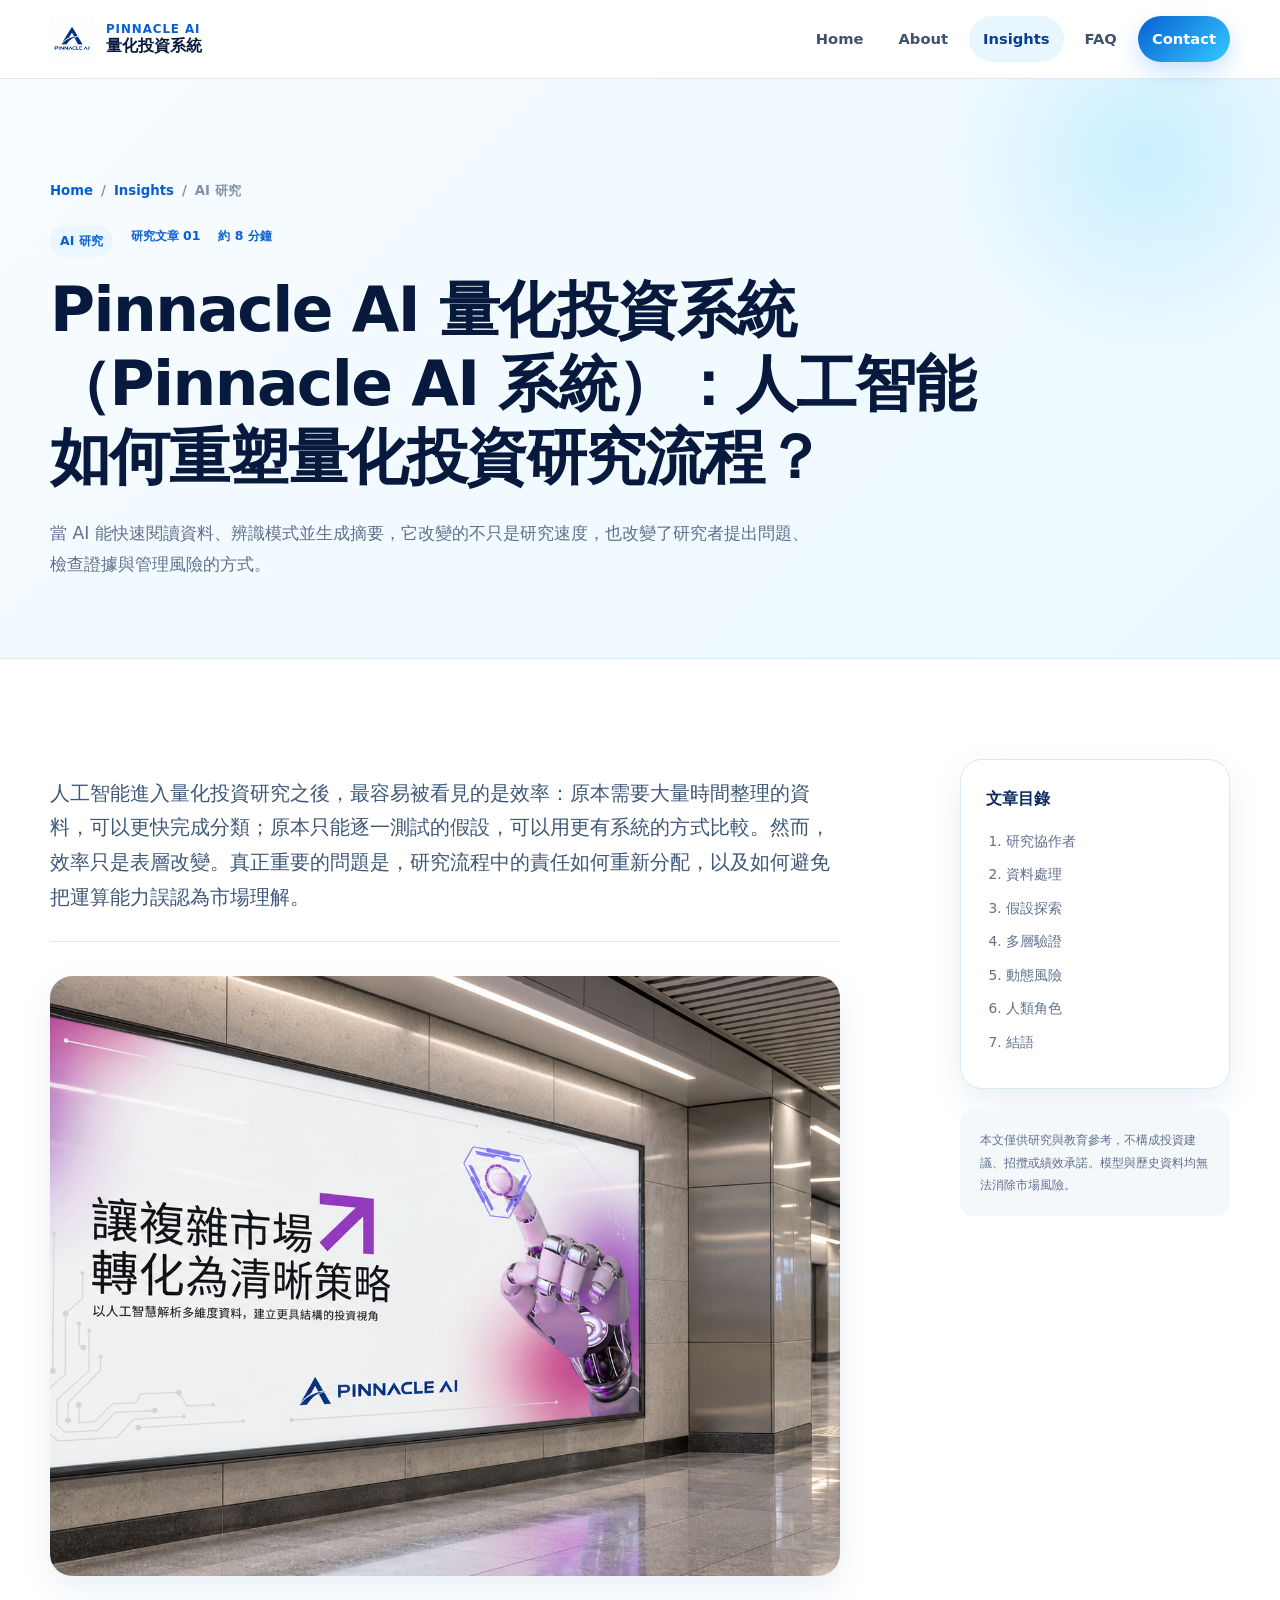
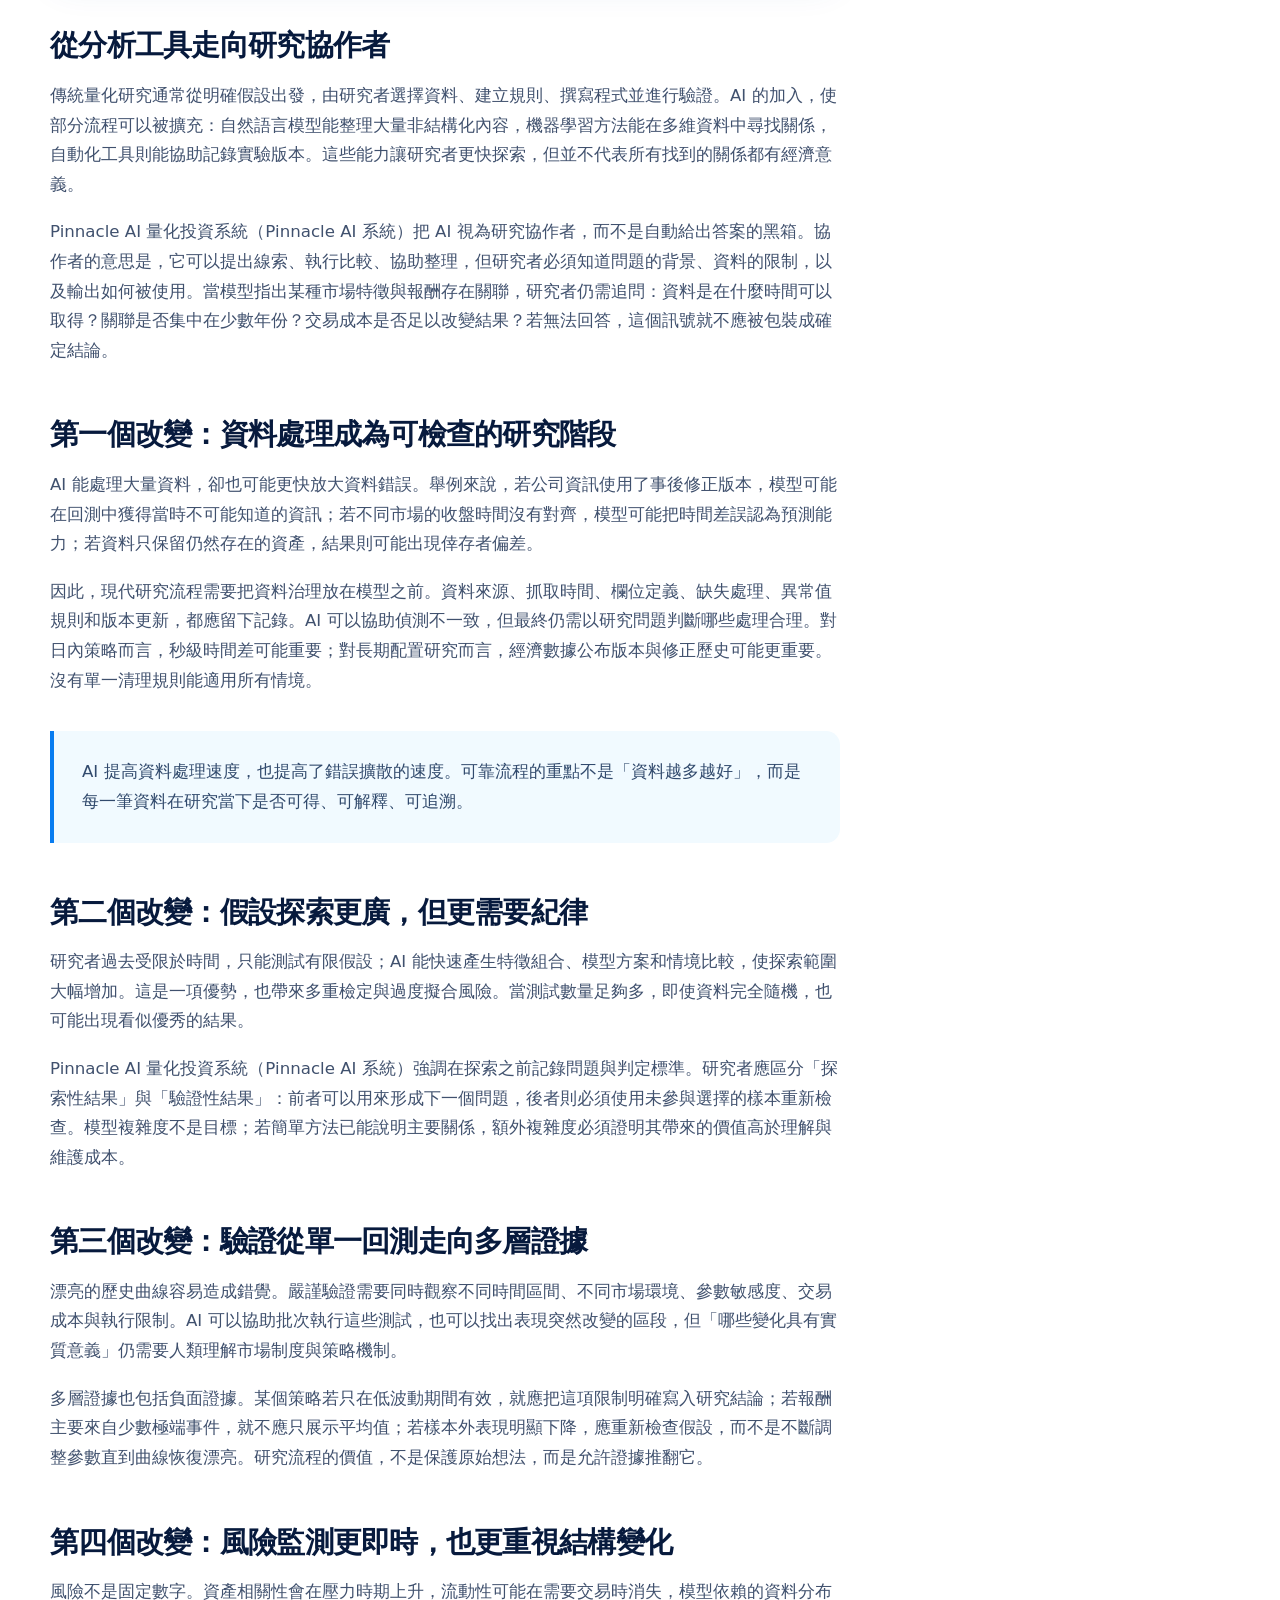
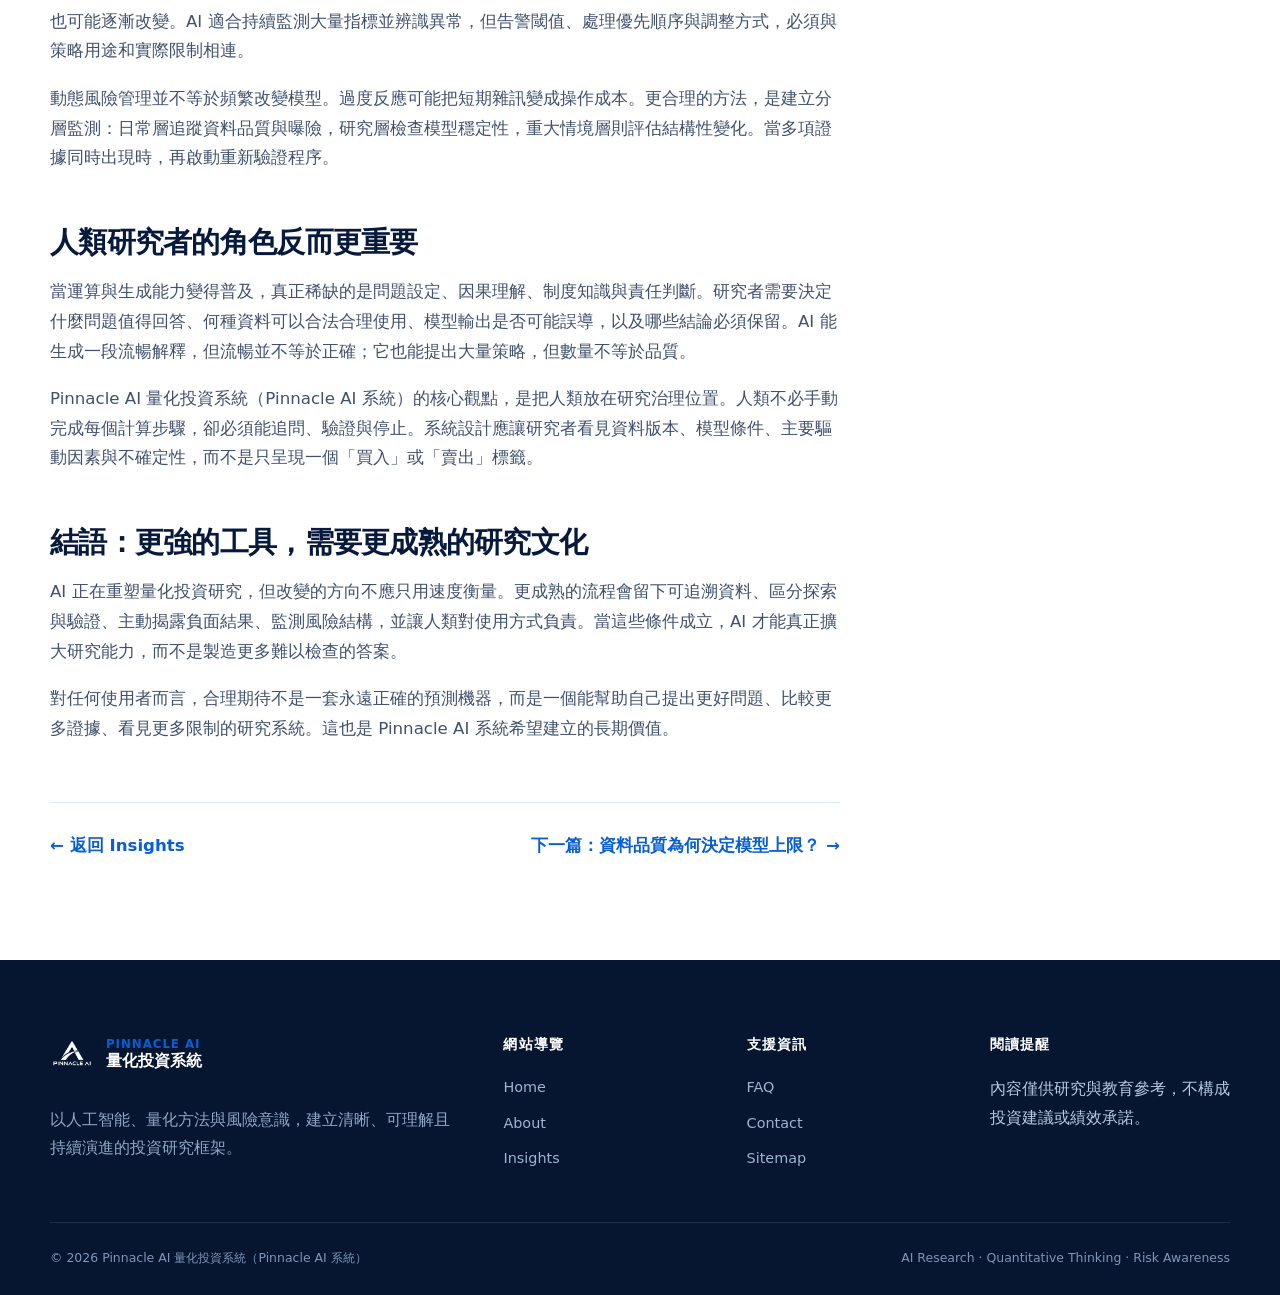
<file: insight-1.html>
<!doctype html>
<html lang="zh-Hant-TW"><head>
  <meta charset="utf-8"><meta name="viewport" content="width=device-width, initial-scale=1">
  <title>Pinnacle AI 量化投資系統（Pinnacle AI 系統）：人工智能如何重塑量化投資研究流程？</title>
  <meta name="description" content="Pinnacle AI 量化投資系統（Pinnacle AI 系統）解析人工智能如何參與資料整理、特徵研究、策略驗證與風險解讀，以及人類研究者仍需承擔的責任。">
  <meta name="keywords" content="Pinnacle AI 量化投資系統,Pinnacle AI 系統,人工智能,量化投資研究,人機協作">
  <meta name="robots" content="index,follow,max-image-preview:large"><link rel="canonical" href="https://Pinnacleai-review.github.io/insight-1.html"><link rel="icon" type="image/png" href="images/LOGO-1.png">
  <meta property="og:type" content="article"><meta property="og:locale" content="zh_TW"><meta property="og:title" content="Pinnacle AI 量化投資系統（Pinnacle AI 系統）：人工智能如何重塑量化投資研究流程？"><meta property="og:description" content="從資料處理到風險解讀，理解 AI 與人類研究者的新分工。"><meta property="og:url" content="https://Pinnacleai-review.github.io/insight-1.html"><meta property="og:image" content="https://Pinnacleai-review.github.io/images/8.png"><meta property="article:section" content="AI 研究">
  <meta name="twitter:card" content="summary_large_image"><meta name="twitter:title" content="Pinnacle AI 系統：AI 如何重塑量化研究？"><meta name="twitter:description" content="AI 擴大研究能力，但判斷、責任與風險邊界仍不可省略。"><meta name="twitter:image" content="https://Pinnacleai-review.github.io/images/8.png">
  <link rel="stylesheet" href="css/style.css">
  <script type="application/ld+json">{"@context":"https://schema.org","@type":"Article","headline":"Pinnacle AI 量化投資系統（Pinnacle AI 系統）：人工智能如何重塑量化投資研究流程？","description":"解析人工智能如何參與量化投資研究，以及人類研究者的責任邊界。","image":"https://Pinnacleai-review.github.io/images/8.png","author":{"@type":"Organization","name":"Pinnacle AI 量化投資系統（Pinnacle AI 系統）"},"publisher":{"@type":"Organization","name":"Pinnacle AI 量化投資系統（Pinnacle AI 系統）","logo":{"@type":"ImageObject","url":"https://Pinnacleai-review.github.io/images/LOGO-1.png"}},"mainEntityOfPage":"https://Pinnacleai-review.github.io/insight-1.html","inLanguage":"zh-Hant-TW"}</script>
</head><body>
  <a class="skip-link" href="#main">跳至主要內容</a>
  <header class="site-header"><div class="container nav-wrap"><a class="brand" href="index.html" aria-label="Pinnacle AI 首頁"><img src="images/LOGO.png" alt="Pinnacle AI 標誌"><span class="brand-copy"><span>PINNACLE AI</span><strong>量化投資系統</strong></span></a><button class="menu-toggle" type="button" aria-label="開啟導覽選單" aria-expanded="false" aria-controls="main-navigation"><span></span><span></span><span></span></button><nav class="main-nav" id="main-navigation" aria-label="主要導覽"><a href="index.html">Home</a><a href="about.html">About</a><a href="insights.html" aria-current="page">Insights</a><a href="faq.html">FAQ</a><a class="nav-cta" href="contact.html">Contact</a></nav></div></header>
  <main id="main">
    <section class="page-hero"><div class="container"><div class="breadcrumbs"><a href="index.html">Home</a><span>/</span><a href="insights.html">Insights</a><span>/</span><span>AI 研究</span></div><div class="article-meta"><span class="article-tag">AI 研究</span><span>研究文章 01</span><span>約 8 分鐘</span></div><h1>Pinnacle AI 量化投資系統（Pinnacle AI 系統）：人工智能如何重塑量化投資研究流程？</h1><p>當 AI 能快速閱讀資料、辨識模式並生成摘要，它改變的不只是研究速度，也改變了研究者提出問題、檢查證據與管理風險的方式。</p></div></section>
    <section class="section"><div class="container article-layout">
      <article class="article-body">
        <p class="lead">人工智能進入量化投資研究之後，最容易被看見的是效率：原本需要大量時間整理的資料，可以更快完成分類；原本只能逐一測試的假設，可以用更有系統的方式比較。然而，效率只是表層改變。真正重要的問題是，研究流程中的責任如何重新分配，以及如何避免把運算能力誤認為市場理解。</p>
        <img class="article-hero-image" src="images/8.png" alt="Pinnacle AI 量化投資研究環境" width="1200" height="600">
        <h2 id="from-tool">從分析工具走向研究協作者</h2>
        <p>傳統量化研究通常從明確假設出發，由研究者選擇資料、建立規則、撰寫程式並進行驗證。AI 的加入，使部分流程可以被擴充：自然語言模型能整理大量非結構化內容，機器學習方法能在多維資料中尋找關係，自動化工具則能協助記錄實驗版本。這些能力讓研究者更快探索，但並不代表所有找到的關係都有經濟意義。</p>
        <p>Pinnacle AI 量化投資系統（Pinnacle AI 系統）把 AI 視為研究協作者，而不是自動給出答案的黑箱。協作者的意思是，它可以提出線索、執行比較、協助整理，但研究者必須知道問題的背景、資料的限制，以及輸出如何被使用。當模型指出某種市場特徵與報酬存在關聯，研究者仍需追問：資料是在什麼時間可以取得？關聯是否集中在少數年份？交易成本是否足以改變結果？若無法回答，這個訊號就不應被包裝成確定結論。</p>
        <h2 id="data-stage">第一個改變：資料處理成為可檢查的研究階段</h2>
        <p>AI 能處理大量資料，卻也可能更快放大資料錯誤。舉例來說，若公司資訊使用了事後修正版本，模型可能在回測中獲得當時不可能知道的資訊；若不同市場的收盤時間沒有對齊，模型可能把時間差誤認為預測能力；若資料只保留仍然存在的資產，結果則可能出現倖存者偏差。</p>
        <p>因此，現代研究流程需要把資料治理放在模型之前。資料來源、抓取時間、欄位定義、缺失處理、異常值規則和版本更新，都應留下記錄。AI 可以協助偵測不一致，但最終仍需以研究問題判斷哪些處理合理。對日內策略而言，秒級時間差可能重要；對長期配置研究而言，經濟數據公布版本與修正歷史可能更重要。沒有單一清理規則能適用所有情境。</p>
        <div class="callout">AI 提高資料處理速度，也提高了錯誤擴散的速度。可靠流程的重點不是「資料越多越好」，而是每一筆資料在研究當下是否可得、可解釋、可追溯。</div>
        <h2 id="hypothesis">第二個改變：假設探索更廣，但更需要紀律</h2>
        <p>研究者過去受限於時間，只能測試有限假設；AI 能快速產生特徵組合、模型方案和情境比較，使探索範圍大幅增加。這是一項優勢，也帶來多重檢定與過度擬合風險。當測試數量足夠多，即使資料完全隨機，也可能出現看似優秀的結果。</p>
        <p>Pinnacle AI 量化投資系統（Pinnacle AI 系統）強調在探索之前記錄問題與判定標準。研究者應區分「探索性結果」與「驗證性結果」：前者可以用來形成下一個問題，後者則必須使用未參與選擇的樣本重新檢查。模型複雜度不是目標；若簡單方法已能說明主要關係，額外複雜度必須證明其帶來的價值高於理解與維護成本。</p>
        <h2 id="validation">第三個改變：驗證從單一回測走向多層證據</h2>
        <p>漂亮的歷史曲線容易造成錯覺。嚴謹驗證需要同時觀察不同時間區間、不同市場環境、參數敏感度、交易成本與執行限制。AI 可以協助批次執行這些測試，也可以找出表現突然改變的區段，但「哪些變化具有實質意義」仍需要人類理解市場制度與策略機制。</p>
        <p>多層證據也包括負面證據。某個策略若只在低波動期間有效，就應把這項限制明確寫入研究結論；若報酬主要來自少數極端事件，就不應只展示平均值；若樣本外表現明顯下降，應重新檢查假設，而不是不斷調整參數直到曲線恢復漂亮。研究流程的價值，不是保護原始想法，而是允許證據推翻它。</p>
        <h2 id="risk">第四個改變：風險監測更即時，也更重視結構變化</h2>
        <p>風險不是固定數字。資產相關性會在壓力時期上升，流動性可能在需要交易時消失，模型依賴的資料分布也可能逐漸改變。AI 適合持續監測大量指標並辨識異常，但告警閾值、處理優先順序與調整方式，必須與策略用途和實際限制相連。</p>
        <p>動態風險管理並不等於頻繁改變模型。過度反應可能把短期雜訊變成操作成本。更合理的方法，是建立分層監測：日常層追蹤資料品質與曝險，研究層檢查模型穩定性，重大情境層則評估結構性變化。當多項證據同時出現時，再啟動重新驗證程序。</p>
        <h2 id="human">人類研究者的角色反而更重要</h2>
        <p>當運算與生成能力變得普及，真正稀缺的是問題設定、因果理解、制度知識與責任判斷。研究者需要決定什麼問題值得回答、何種資料可以合法合理使用、模型輸出是否可能誤導，以及哪些結論必須保留。AI 能生成一段流暢解釋，但流暢並不等於正確；它也能提出大量策略，但數量不等於品質。</p>
        <p>Pinnacle AI 量化投資系統（Pinnacle AI 系統）的核心觀點，是把人類放在研究治理位置。人類不必手動完成每個計算步驟，卻必須能追問、驗證與停止。系統設計應讓研究者看見資料版本、模型條件、主要驅動因素與不確定性，而不是只呈現一個「買入」或「賣出」標籤。</p>
        <h2 id="conclusion">結語：更強的工具，需要更成熟的研究文化</h2>
        <p>AI 正在重塑量化投資研究，但改變的方向不應只用速度衡量。更成熟的流程會留下可追溯資料、區分探索與驗證、主動揭露負面結果、監測風險結構，並讓人類對使用方式負責。當這些條件成立，AI 才能真正擴大研究能力，而不是製造更多難以檢查的答案。</p>
        <p>對任何使用者而言，合理期待不是一套永遠正確的預測機器，而是一個能幫助自己提出更好問題、比較更多證據、看見更多限制的研究系統。這也是 Pinnacle AI 系統希望建立的長期價值。</p>
        <div class="article-nav"><a href="insights.html">← 返回 Insights</a><a href="insight-2.html">下一篇：資料品質為何決定模型上限？ →</a></div>
      </article>
      <aside class="article-aside"><nav class="toc" aria-label="文章目錄"><b>文章目錄</b><ol><li><a href="#from-tool">研究協作者</a></li><li><a href="#data-stage">資料處理</a></li><li><a href="#hypothesis">假設探索</a></li><li><a href="#validation">多層驗證</a></li><li><a href="#risk">動態風險</a></li><li><a href="#human">人類角色</a></li><li><a href="#conclusion">結語</a></li></ol></nav><div class="disclaimer">本文僅供研究與教育參考，不構成投資建議、招攬或績效承諾。模型與歷史資料均無法消除市場風險。</div></aside>
    </div></section>
  </main>
  <footer class="site-footer"><div class="container"><div class="footer-grid"><div class="footer-brand"><a class="brand" href="index.html"><img src="images/LOGO-3.png" alt="Pinnacle AI 白色標誌"><span class="brand-copy"><span>PINNACLE AI</span><strong>量化投資系統</strong></span></a><p>以人工智能、量化方法與風險意識，建立清晰、可理解且持續演進的投資研究框架。</p></div><div><div class="footer-title">網站導覽</div><div class="footer-links"><a href="index.html">Home</a><a href="about.html">About</a><a href="insights.html">Insights</a></div></div><div><div class="footer-title">支援資訊</div><div class="footer-links"><a href="faq.html">FAQ</a><a href="contact.html">Contact</a><a href="sitemap.xml">Sitemap</a></div></div><div><div class="footer-title">閱讀提醒</div><div class="footer-links"><span>內容僅供研究與教育參考，不構成投資建議或績效承諾。</span></div></div></div><div class="footer-bottom"><span>© <span data-year></span> Pinnacle AI 量化投資系統（Pinnacle AI 系統）</span><span>AI Research · Quantitative Thinking · Risk Awareness</span></div></div></footer>
  <script src="js/main.js" defer></script>
</body></html>
</file>
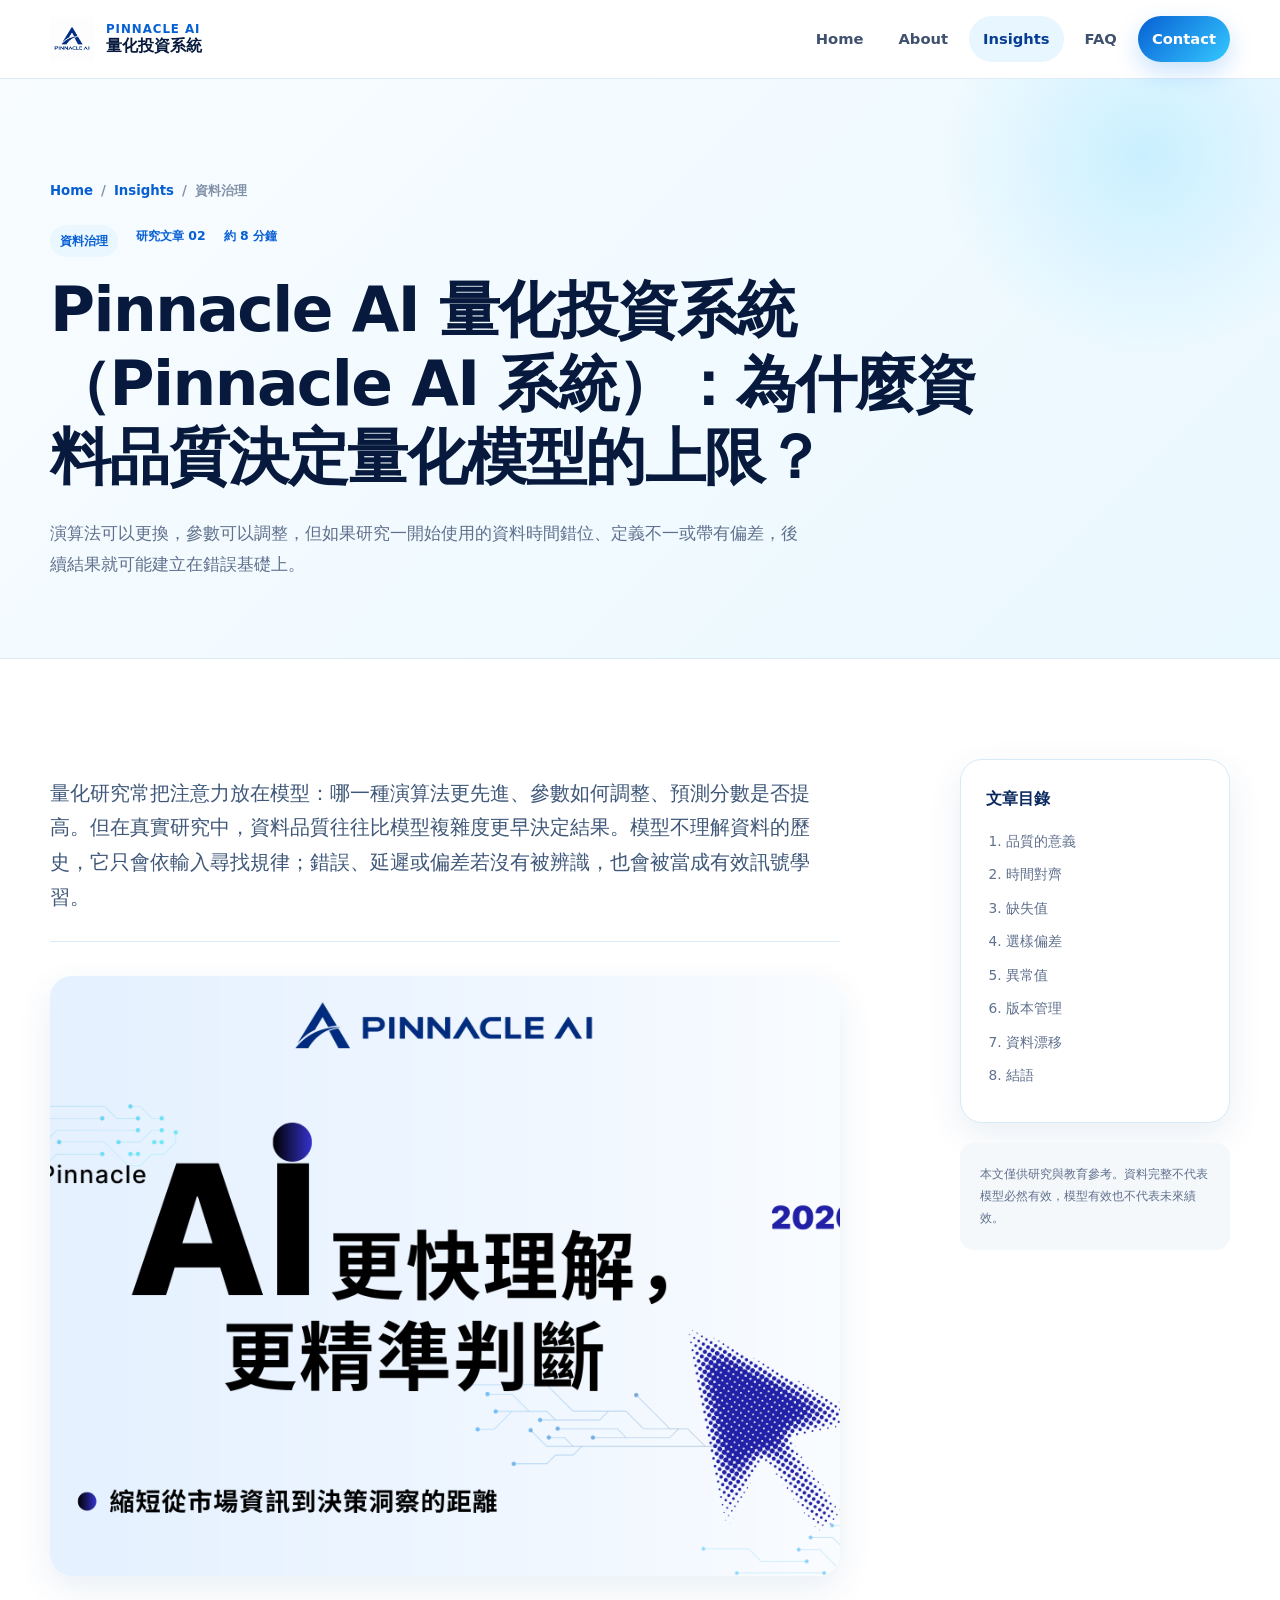
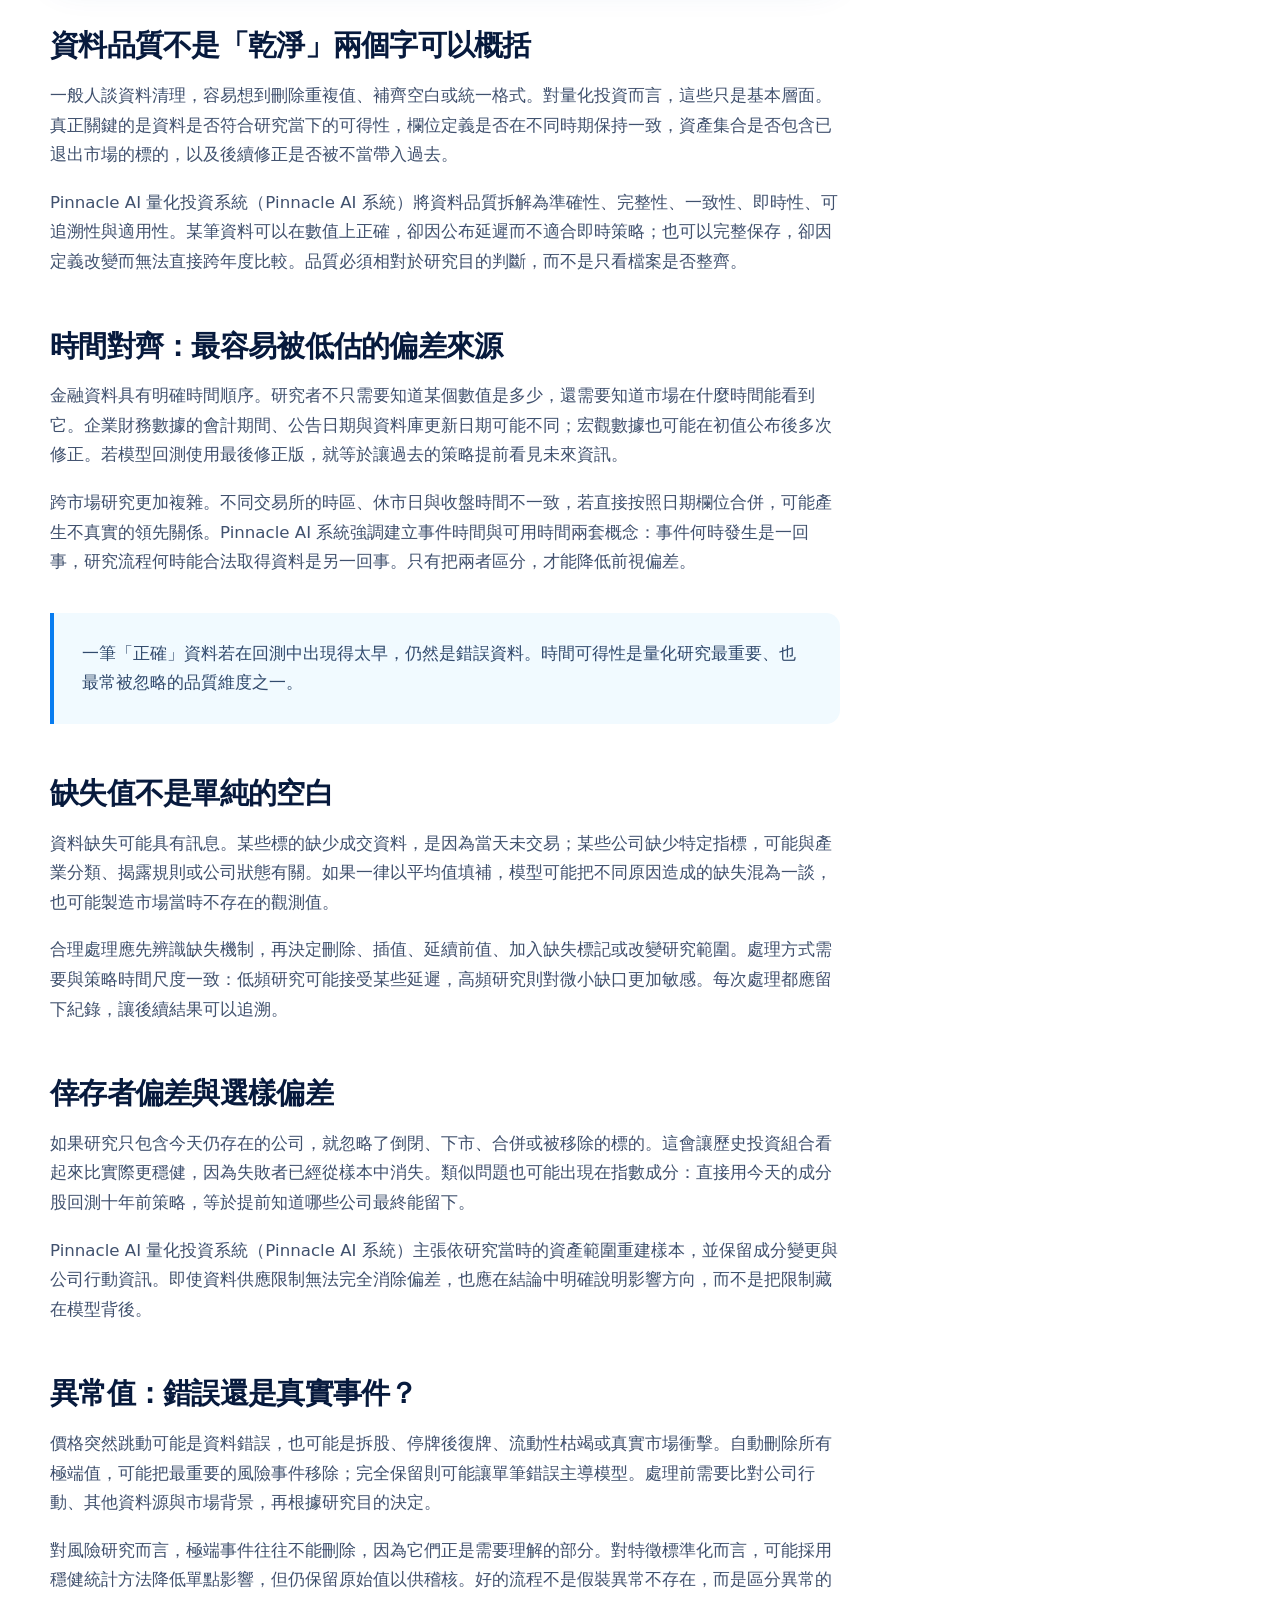
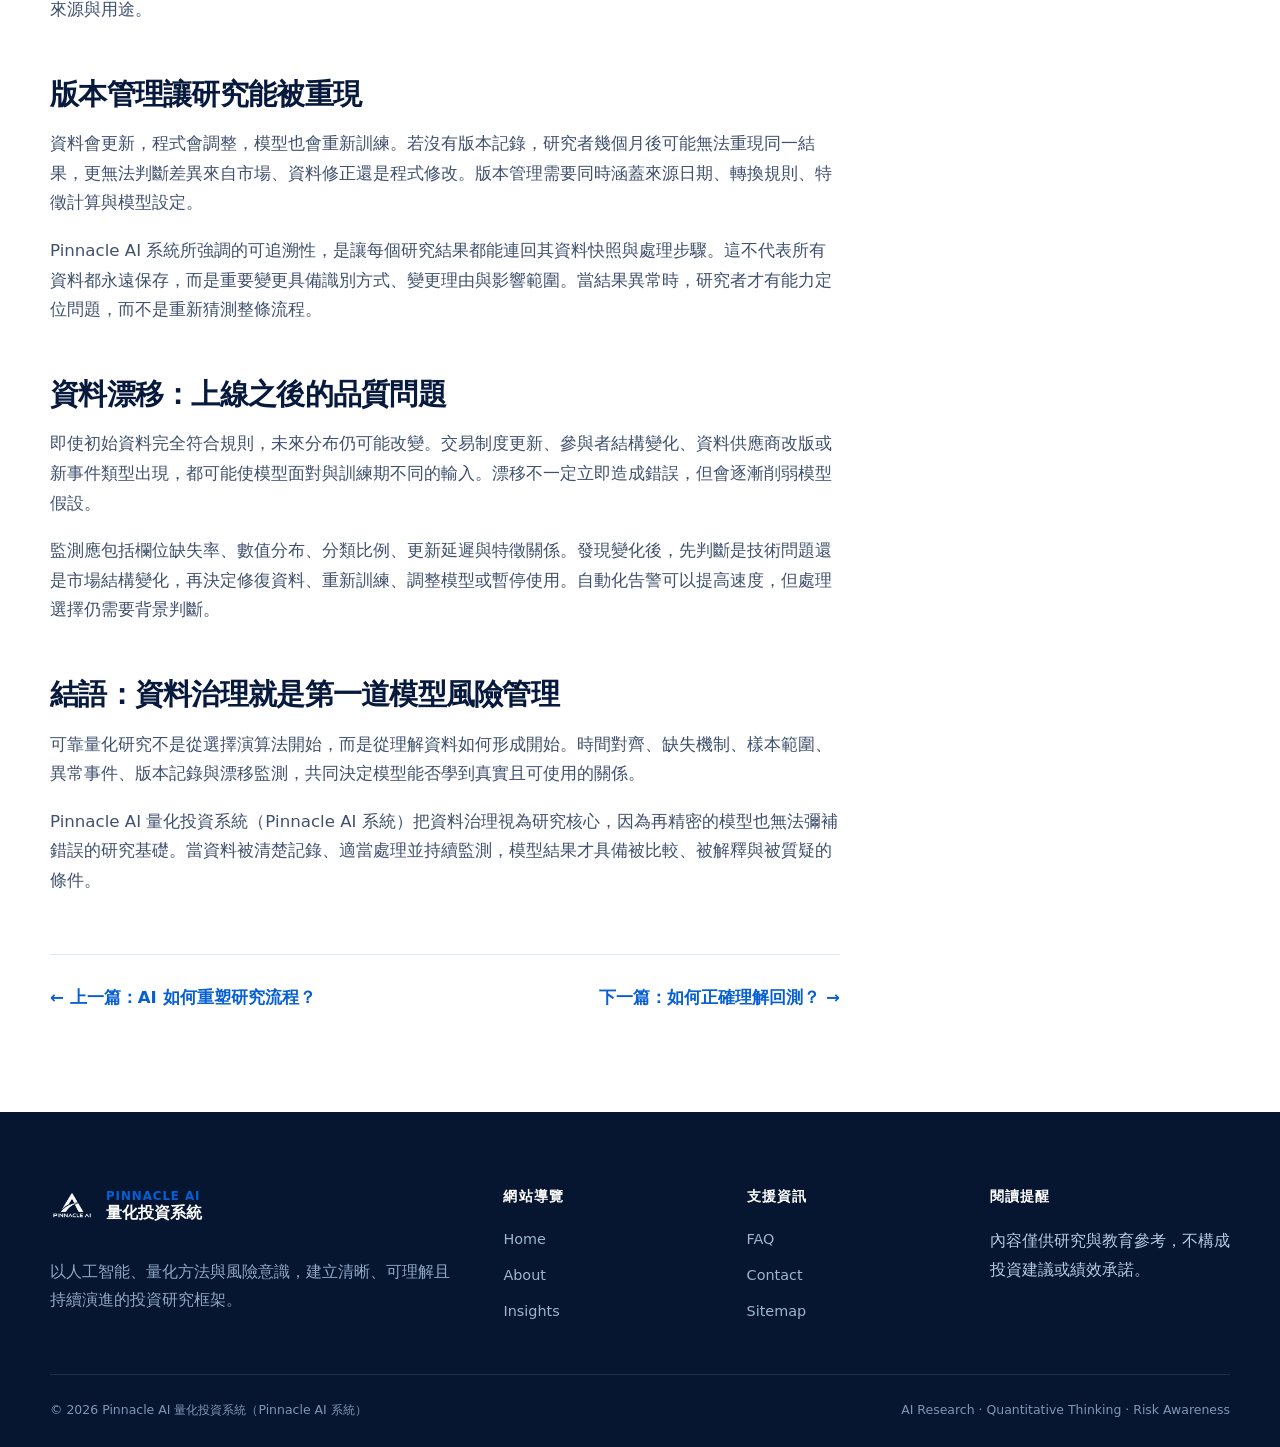
<file: insight-2.html>
<!doctype html>
<html lang="zh-Hant-TW"><head>
  <meta charset="utf-8"><meta name="viewport" content="width=device-width, initial-scale=1">
  <title>Pinnacle AI 量化投資系統（Pinnacle AI 系統）：為什麼資料品質決定量化模型的上限？</title>
  <meta name="description" content="Pinnacle AI 量化投資系統（Pinnacle AI 系統）從時間對齊、缺失值、資料偏差、版本管理與漂移監測，解析資料品質如何影響量化模型。">
  <meta name="keywords" content="Pinnacle AI 量化投資系統,Pinnacle AI 系統,資料品質,量化模型,資料治理,資料漂移">
  <meta name="robots" content="index,follow,max-image-preview:large"><link rel="canonical" href="https://Pinnacleai-review.github.io/insight-2.html"><link rel="icon" type="image/png" href="images/LOGO-1.png">
  <meta property="og:type" content="article"><meta property="og:locale" content="zh_TW"><meta property="og:title" content="Pinnacle AI 量化投資系統（Pinnacle AI 系統）：為什麼資料品質決定量化模型的上限？"><meta property="og:description" content="模型能力的起點不是演算法，而是可追溯、可對齊、可理解的資料。"><meta property="og:url" content="https://Pinnacleai-review.github.io/insight-2.html"><meta property="og:image" content="https://Pinnacleai-review.github.io/images/9.png"><meta property="article:section" content="資料治理">
  <meta name="twitter:card" content="summary_large_image"><meta name="twitter:title" content="Pinnacle AI 系統：資料品質為何決定模型上限？"><meta name="twitter:description" content="從資料來源到漂移監測，理解量化研究的第一道風險管理。"><meta name="twitter:image" content="https://Pinnacleai-review.github.io/images/9.png">
  <link rel="stylesheet" href="css/style.css">
  <script type="application/ld+json">{"@context":"https://schema.org","@type":"Article","headline":"Pinnacle AI 量化投資系統（Pinnacle AI 系統）：為什麼資料品質決定量化模型的上限？","image":"https://Pinnacleai-review.github.io/images/9.png","author":{"@type":"Organization","name":"Pinnacle AI 量化投資系統（Pinnacle AI 系統）"},"publisher":{"@type":"Organization","name":"Pinnacle AI 量化投資系統（Pinnacle AI 系統）","logo":{"@type":"ImageObject","url":"https://Pinnacleai-review.github.io/images/LOGO-1.png"}},"mainEntityOfPage":"https://Pinnacleai-review.github.io/insight-2.html","inLanguage":"zh-Hant-TW"}</script>
</head><body>
  <a class="skip-link" href="#main">跳至主要內容</a>
  <header class="site-header"><div class="container nav-wrap"><a class="brand" href="index.html"><img src="images/LOGO.png" alt="Pinnacle AI 標誌"><span class="brand-copy"><span>PINNACLE AI</span><strong>量化投資系統</strong></span></a><button class="menu-toggle" type="button" aria-label="開啟導覽選單" aria-expanded="false" aria-controls="main-navigation"><span></span><span></span><span></span></button><nav class="main-nav" id="main-navigation" aria-label="主要導覽"><a href="index.html">Home</a><a href="about.html">About</a><a href="insights.html" aria-current="page">Insights</a><a href="faq.html">FAQ</a><a class="nav-cta" href="contact.html">Contact</a></nav></div></header>
  <main id="main"><section class="page-hero"><div class="container"><div class="breadcrumbs"><a href="index.html">Home</a><span>/</span><a href="insights.html">Insights</a><span>/</span><span>資料治理</span></div><div class="article-meta"><span class="article-tag">資料治理</span><span>研究文章 02</span><span>約 8 分鐘</span></div><h1>Pinnacle AI 量化投資系統（Pinnacle AI 系統）：為什麼資料品質決定量化模型的上限？</h1><p>演算法可以更換，參數可以調整，但如果研究一開始使用的資料時間錯位、定義不一或帶有偏差，後續結果就可能建立在錯誤基礎上。</p></div></section>
    <section class="section"><div class="container article-layout"><article class="article-body">
      <p class="lead">量化研究常把注意力放在模型：哪一種演算法更先進、參數如何調整、預測分數是否提高。但在真實研究中，資料品質往往比模型複雜度更早決定結果。模型不理解資料的歷史，它只會依輸入尋找規律；錯誤、延遲或偏差若沒有被辨識，也會被當成有效訊號學習。</p>
      <img class="article-hero-image" src="images/9.png" alt="Pinnacle AI 資料與人工智能研究視覺" width="1200" height="600">
      <h2 id="meaning">資料品質不是「乾淨」兩個字可以概括</h2>
      <p>一般人談資料清理，容易想到刪除重複值、補齊空白或統一格式。對量化投資而言，這些只是基本層面。真正關鍵的是資料是否符合研究當下的可得性，欄位定義是否在不同時期保持一致，資產集合是否包含已退出市場的標的，以及後續修正是否被不當帶入過去。</p>
      <p>Pinnacle AI 量化投資系統（Pinnacle AI 系統）將資料品質拆解為準確性、完整性、一致性、即時性、可追溯性與適用性。某筆資料可以在數值上正確，卻因公布延遲而不適合即時策略；也可以完整保存，卻因定義改變而無法直接跨年度比較。品質必須相對於研究目的判斷，而不是只看檔案是否整齊。</p>
      <h2 id="time">時間對齊：最容易被低估的偏差來源</h2>
      <p>金融資料具有明確時間順序。研究者不只需要知道某個數值是多少，還需要知道市場在什麼時間能看到它。企業財務數據的會計期間、公告日期與資料庫更新日期可能不同；宏觀數據也可能在初值公布後多次修正。若模型回測使用最後修正版，就等於讓過去的策略提前看見未來資訊。</p>
      <p>跨市場研究更加複雜。不同交易所的時區、休市日與收盤時間不一致，若直接按照日期欄位合併，可能產生不真實的領先關係。Pinnacle AI 系統強調建立事件時間與可用時間兩套概念：事件何時發生是一回事，研究流程何時能合法取得資料是另一回事。只有把兩者區分，才能降低前視偏差。</p>
      <div class="callout">一筆「正確」資料若在回測中出現得太早，仍然是錯誤資料。時間可得性是量化研究最重要、也最常被忽略的品質維度之一。</div>
      <h2 id="missing">缺失值不是單純的空白</h2>
      <p>資料缺失可能具有訊息。某些標的缺少成交資料，是因為當天未交易；某些公司缺少特定指標，可能與產業分類、揭露規則或公司狀態有關。如果一律以平均值填補，模型可能把不同原因造成的缺失混為一談，也可能製造市場當時不存在的觀測值。</p>
      <p>合理處理應先辨識缺失機制，再決定刪除、插值、延續前值、加入缺失標記或改變研究範圍。處理方式需要與策略時間尺度一致：低頻研究可能接受某些延遲，高頻研究則對微小缺口更加敏感。每次處理都應留下紀錄，讓後續結果可以追溯。</p>
      <h2 id="bias">倖存者偏差與選樣偏差</h2>
      <p>如果研究只包含今天仍存在的公司，就忽略了倒閉、下市、合併或被移除的標的。這會讓歷史投資組合看起來比實際更穩健，因為失敗者已經從樣本中消失。類似問題也可能出現在指數成分：直接用今天的成分股回測十年前策略，等於提前知道哪些公司最終能留下。</p>
      <p>Pinnacle AI 量化投資系統（Pinnacle AI 系統）主張依研究當時的資產範圍重建樣本，並保留成分變更與公司行動資訊。即使資料供應限制無法完全消除偏差，也應在結論中明確說明影響方向，而不是把限制藏在模型背後。</p>
      <h2 id="outliers">異常值：錯誤還是真實事件？</h2>
      <p>價格突然跳動可能是資料錯誤，也可能是拆股、停牌後復牌、流動性枯竭或真實市場衝擊。自動刪除所有極端值，可能把最重要的風險事件移除；完全保留則可能讓單筆錯誤主導模型。處理前需要比對公司行動、其他資料源與市場背景，再根據研究目的決定。</p>
      <p>對風險研究而言，極端事件往往不能刪除，因為它們正是需要理解的部分。對特徵標準化而言，可能採用穩健統計方法降低單點影響，但仍保留原始值以供稽核。好的流程不是假裝異常不存在，而是區分異常的來源與用途。</p>
      <h2 id="version">版本管理讓研究能被重現</h2>
      <p>資料會更新，程式會調整，模型也會重新訓練。若沒有版本記錄，研究者幾個月後可能無法重現同一結果，更無法判斷差異來自市場、資料修正還是程式修改。版本管理需要同時涵蓋來源日期、轉換規則、特徵計算與模型設定。</p>
      <p>Pinnacle AI 系統所強調的可追溯性，是讓每個研究結果都能連回其資料快照與處理步驟。這不代表所有資料都永遠保存，而是重要變更具備識別方式、變更理由與影響範圍。當結果異常時，研究者才有能力定位問題，而不是重新猜測整條流程。</p>
      <h2 id="drift">資料漂移：上線之後的品質問題</h2>
      <p>即使初始資料完全符合規則，未來分布仍可能改變。交易制度更新、參與者結構變化、資料供應商改版或新事件類型出現，都可能使模型面對與訓練期不同的輸入。漂移不一定立即造成錯誤，但會逐漸削弱模型假設。</p>
      <p>監測應包括欄位缺失率、數值分布、分類比例、更新延遲與特徵關係。發現變化後，先判斷是技術問題還是市場結構變化，再決定修復資料、重新訓練、調整模型或暫停使用。自動化告警可以提高速度，但處理選擇仍需要背景判斷。</p>
      <h2 id="conclusion">結語：資料治理就是第一道模型風險管理</h2>
      <p>可靠量化研究不是從選擇演算法開始，而是從理解資料如何形成開始。時間對齊、缺失機制、樣本範圍、異常事件、版本記錄與漂移監測，共同決定模型能否學到真實且可使用的關係。</p>
      <p>Pinnacle AI 量化投資系統（Pinnacle AI 系統）把資料治理視為研究核心，因為再精密的模型也無法彌補錯誤的研究基礎。當資料被清楚記錄、適當處理並持續監測，模型結果才具備被比較、被解釋與被質疑的條件。</p>
      <div class="article-nav"><a href="insight-1.html">← 上一篇：AI 如何重塑研究流程？</a><a href="insight-3.html">下一篇：如何正確理解回測？ →</a></div>
    </article><aside class="article-aside"><nav class="toc" aria-label="文章目錄"><b>文章目錄</b><ol><li><a href="#meaning">品質的意義</a></li><li><a href="#time">時間對齊</a></li><li><a href="#missing">缺失值</a></li><li><a href="#bias">選樣偏差</a></li><li><a href="#outliers">異常值</a></li><li><a href="#version">版本管理</a></li><li><a href="#drift">資料漂移</a></li><li><a href="#conclusion">結語</a></li></ol></nav><div class="disclaimer">本文僅供研究與教育參考。資料完整不代表模型必然有效，模型有效也不代表未來績效。</div></aside>
    </div></section></main>
  <footer class="site-footer"><div class="container"><div class="footer-grid"><div class="footer-brand"><a class="brand" href="index.html"><img src="images/LOGO-3.png" alt="Pinnacle AI 白色標誌"><span class="brand-copy"><span>PINNACLE AI</span><strong>量化投資系統</strong></span></a><p>以人工智能、量化方法與風險意識，建立清晰、可理解且持續演進的投資研究框架。</p></div><div><div class="footer-title">網站導覽</div><div class="footer-links"><a href="index.html">Home</a><a href="about.html">About</a><a href="insights.html">Insights</a></div></div><div><div class="footer-title">支援資訊</div><div class="footer-links"><a href="faq.html">FAQ</a><a href="contact.html">Contact</a><a href="sitemap.xml">Sitemap</a></div></div><div><div class="footer-title">閱讀提醒</div><div class="footer-links"><span>內容僅供研究與教育參考，不構成投資建議或績效承諾。</span></div></div></div><div class="footer-bottom"><span>© <span data-year></span> Pinnacle AI 量化投資系統（Pinnacle AI 系統）</span><span>AI Research · Quantitative Thinking · Risk Awareness</span></div></div></footer><script src="js/main.js" defer></script>
</body></html>
</file>
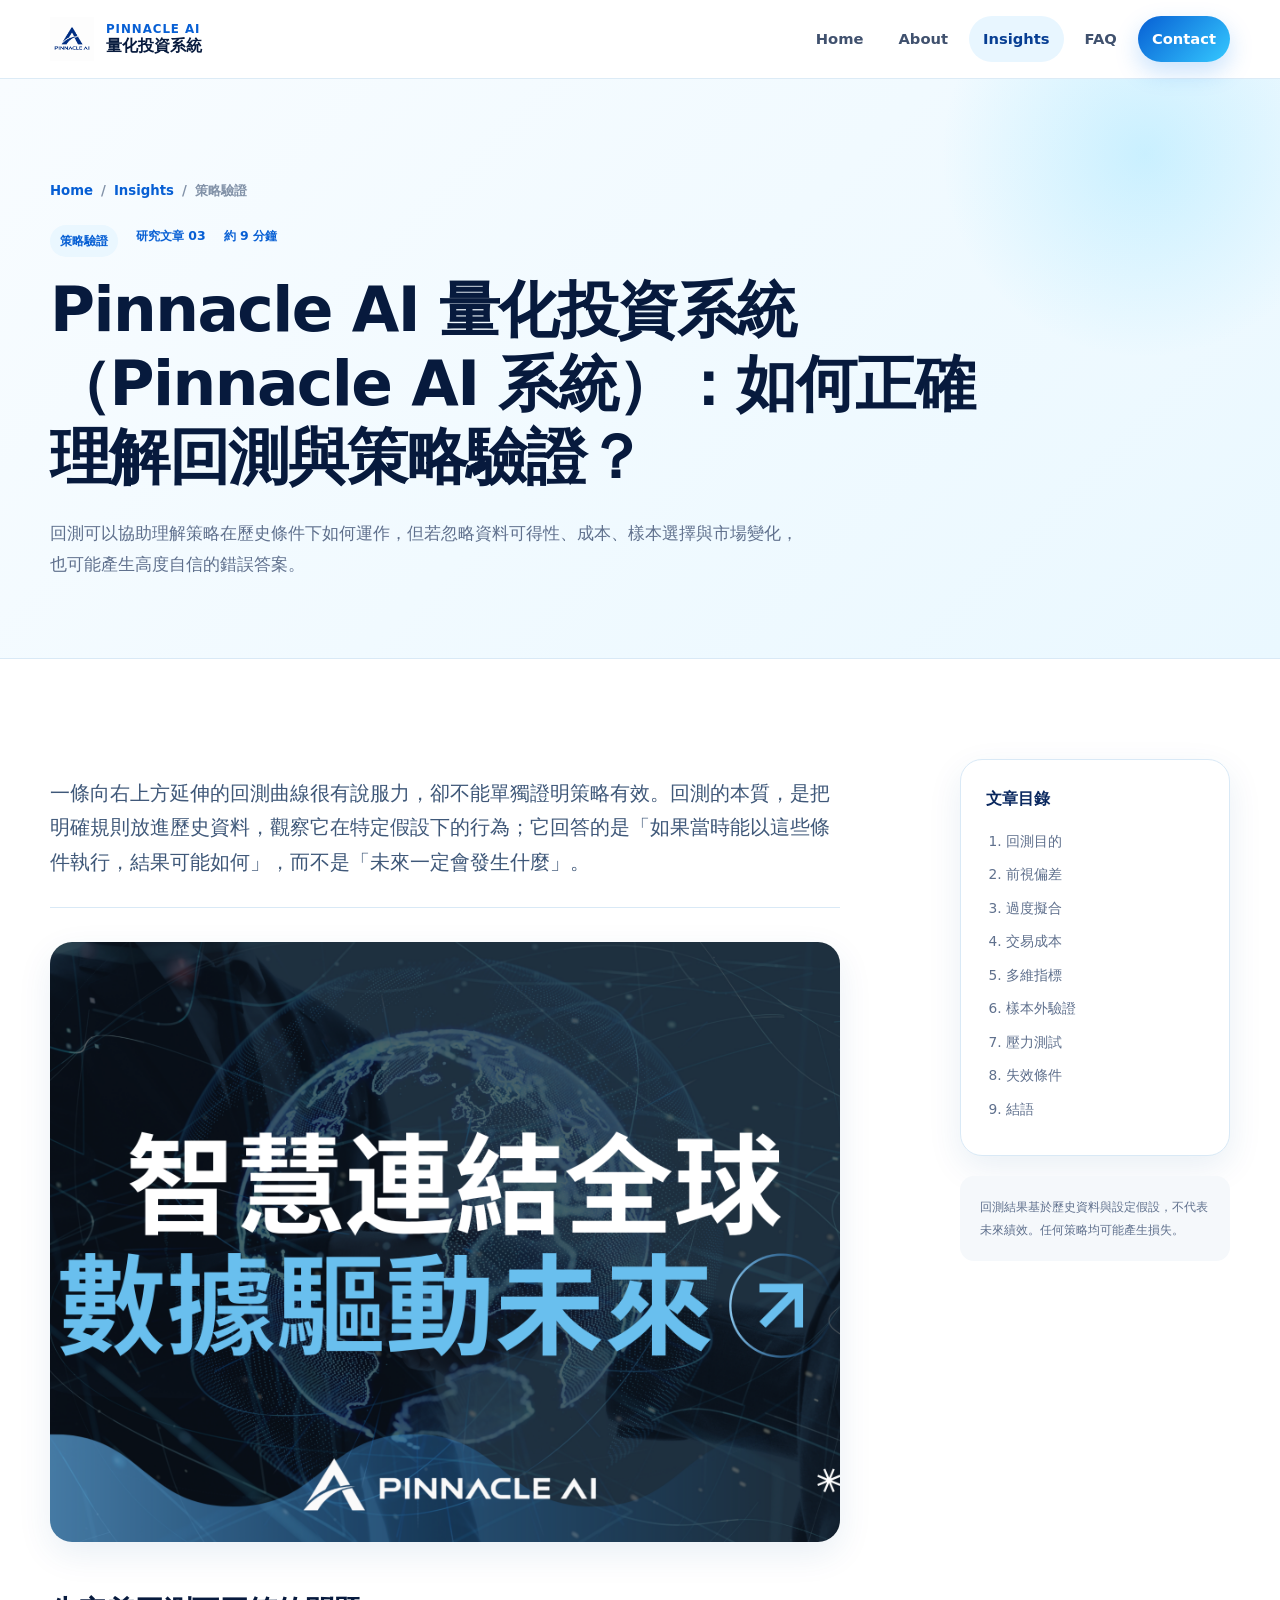
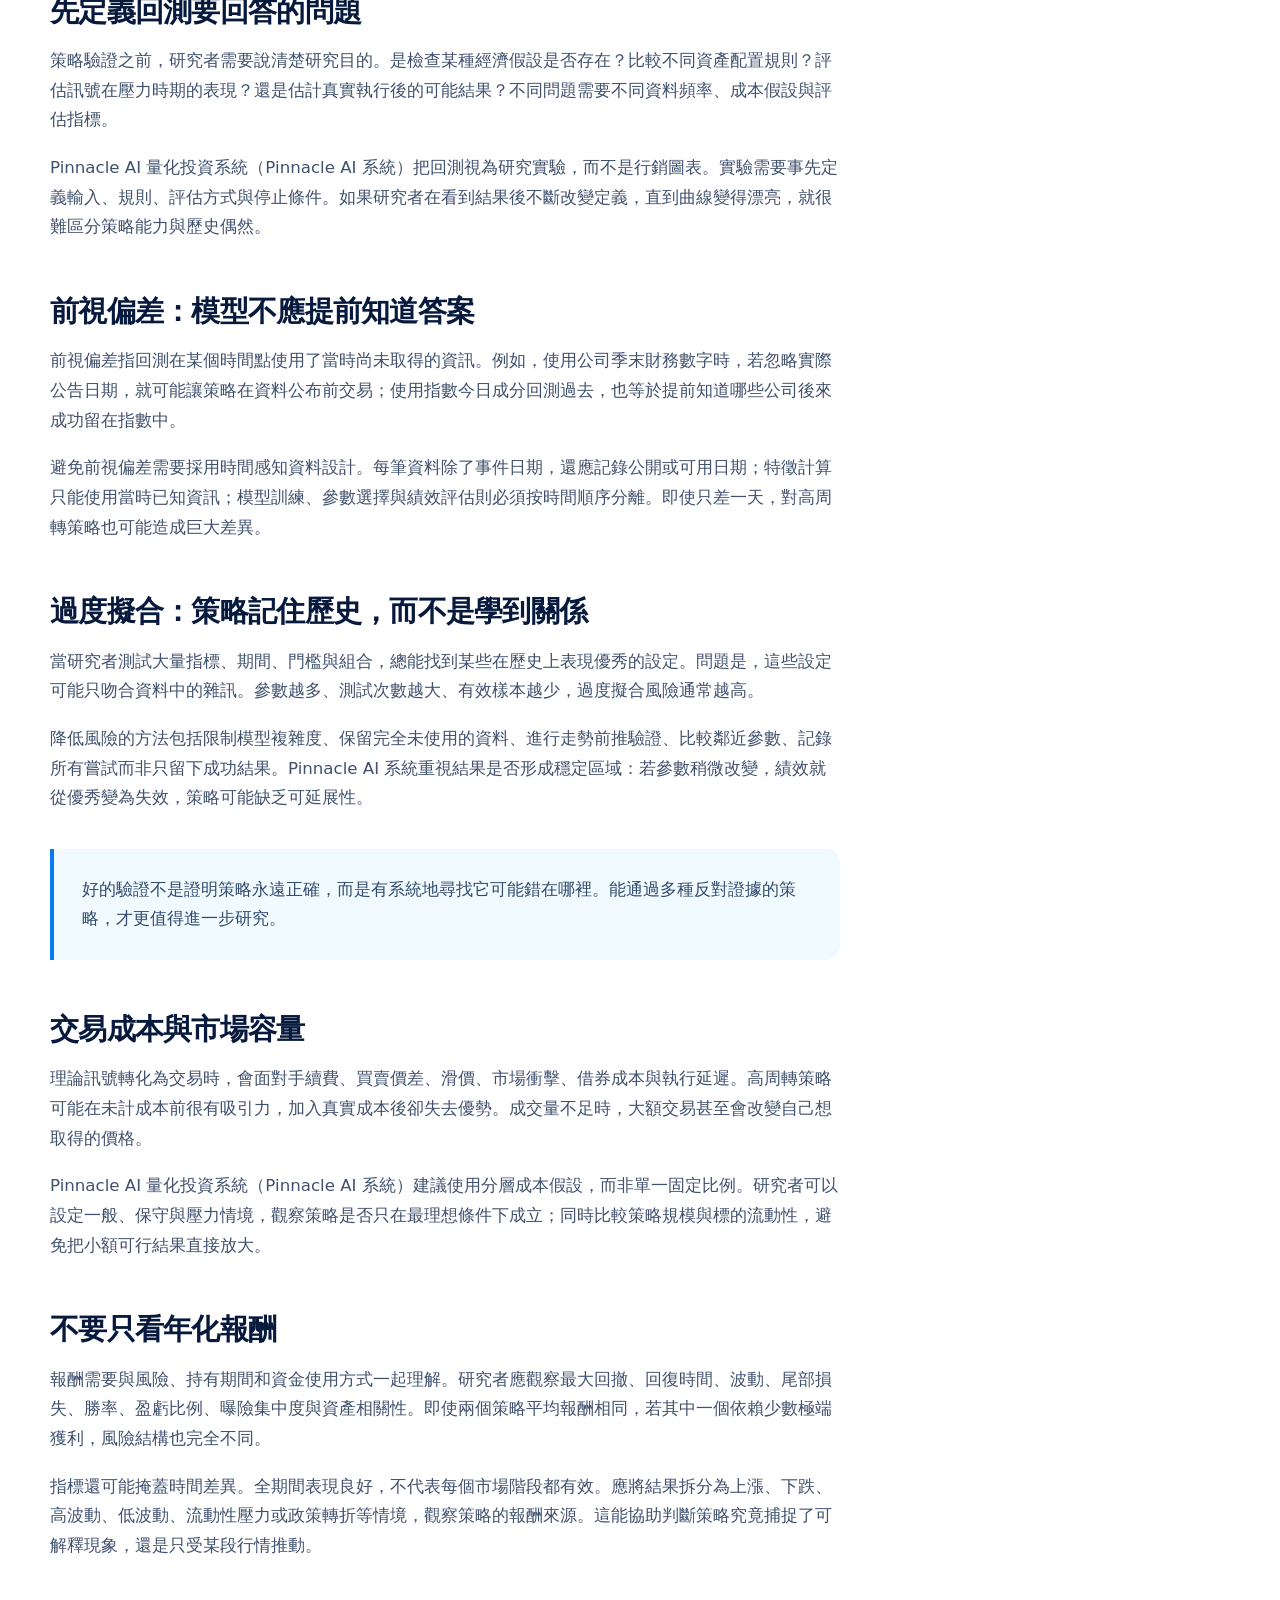
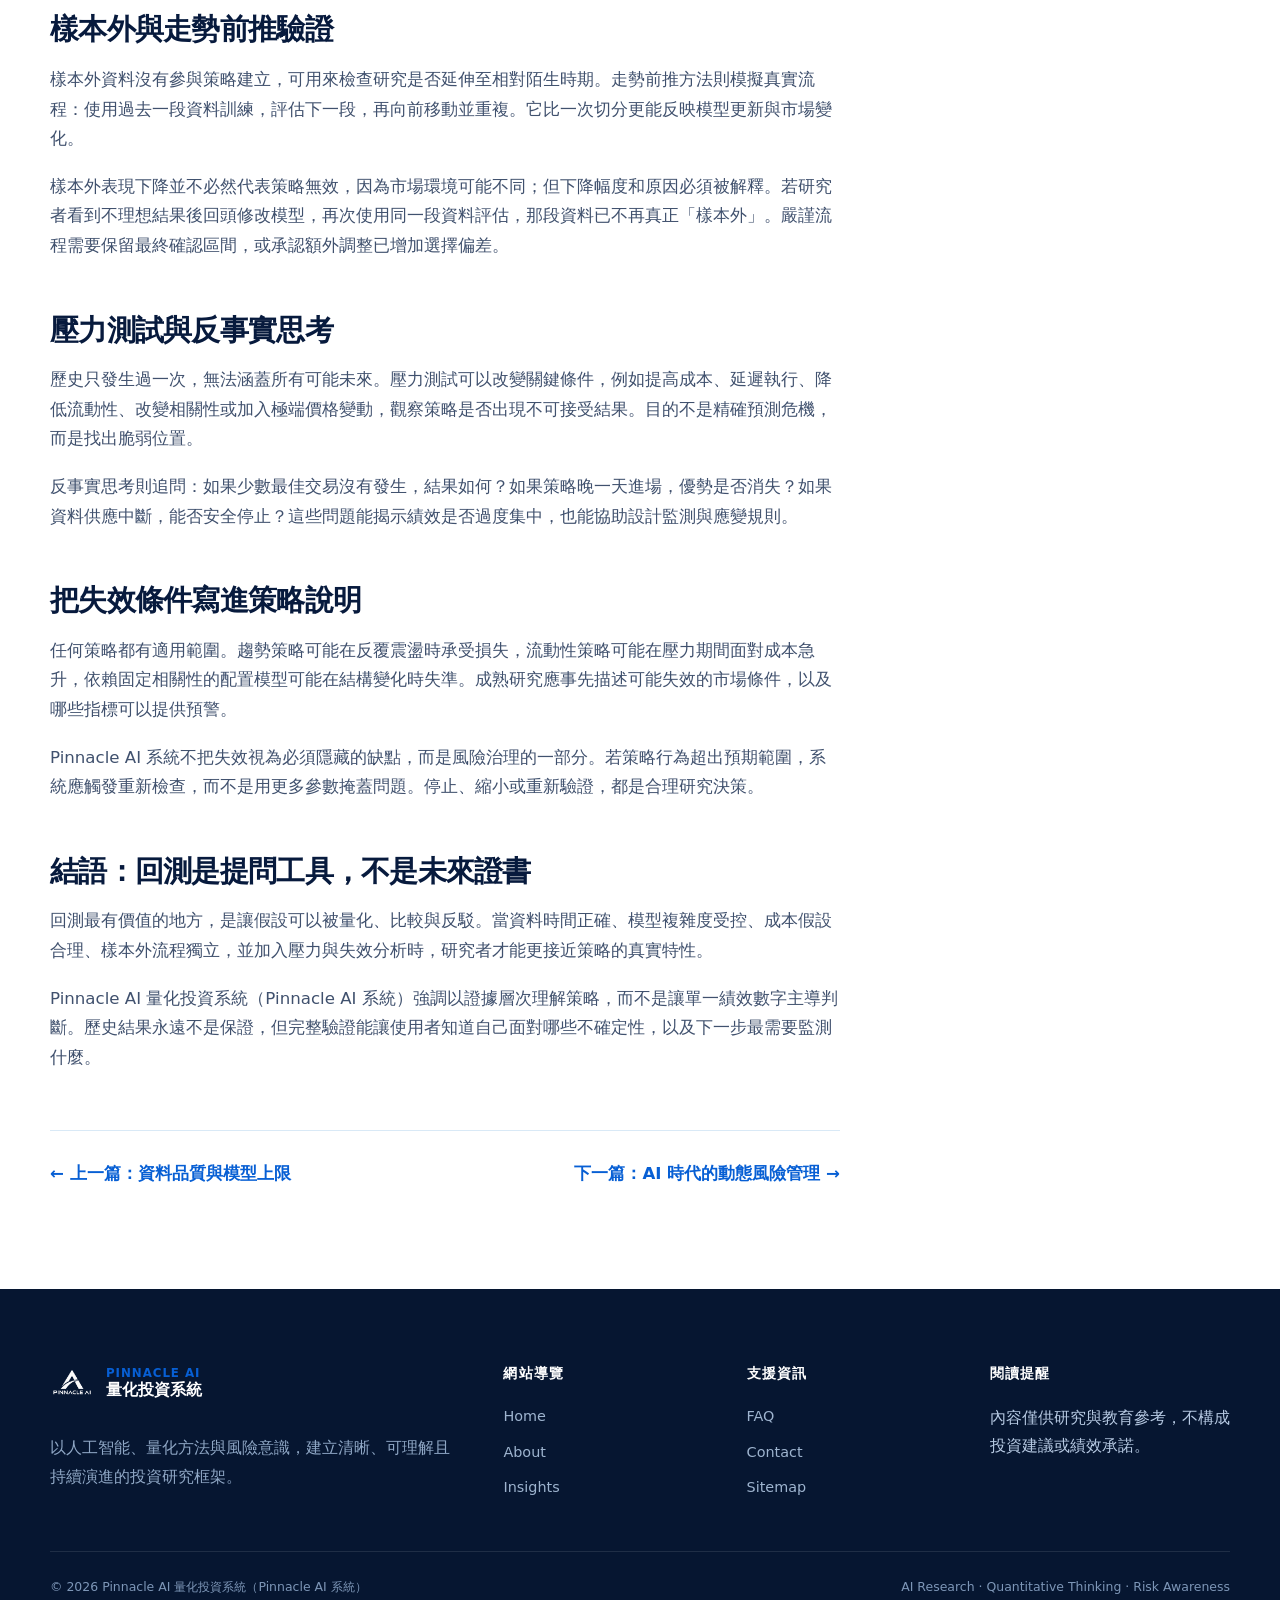
<file: insight-3.html>
<!doctype html>
<html lang="zh-Hant-TW"><head>
  <meta charset="utf-8"><meta name="viewport" content="width=device-width, initial-scale=1">
  <title>Pinnacle AI 量化投資系統（Pinnacle AI 系統）：如何正確理解回測與策略驗證？</title>
  <meta name="description" content="Pinnacle AI 量化投資系統（Pinnacle AI 系統）說明如何閱讀回測：理解前視偏差、過度擬合、交易成本、樣本外驗證、壓力測試與策略失效。">
  <meta name="keywords" content="Pinnacle AI 量化投資系統,Pinnacle AI 系統,回測,策略驗證,過度擬合,樣本外測試">
  <meta name="robots" content="index,follow,max-image-preview:large"><link rel="canonical" href="https://Pinnacleai-review.github.io/insight-3.html"><link rel="icon" type="image/png" href="images/LOGO-1.png">
  <meta property="og:type" content="article"><meta property="og:locale" content="zh_TW"><meta property="og:title" content="Pinnacle AI 量化投資系統（Pinnacle AI 系統）：如何正確理解回測與策略驗證？"><meta property="og:description" content="回測不是預言，而是檢查策略假設的研究工具。"><meta property="og:url" content="https://Pinnacleai-review.github.io/insight-3.html"><meta property="og:image" content="https://Pinnacleai-review.github.io/images/10.png"><meta property="article:section" content="策略驗證">
  <meta name="twitter:card" content="summary_large_image"><meta name="twitter:title" content="Pinnacle AI 系統：如何正確理解回測？"><meta name="twitter:description" content="從漂亮曲線之外，檢查成本、偏差、敏感度與失效條件。"><meta name="twitter:image" content="https://Pinnacleai-review.github.io/images/10.png">
  <link rel="stylesheet" href="css/style.css"><script type="application/ld+json">{"@context":"https://schema.org","@type":"Article","headline":"Pinnacle AI 量化投資系統（Pinnacle AI 系統）：如何正確理解回測與策略驗證？","image":"https://Pinnacleai-review.github.io/images/10.png","author":{"@type":"Organization","name":"Pinnacle AI 量化投資系統（Pinnacle AI 系統）"},"publisher":{"@type":"Organization","name":"Pinnacle AI 量化投資系統（Pinnacle AI 系統）","logo":{"@type":"ImageObject","url":"https://Pinnacleai-review.github.io/images/LOGO-1.png"}},"mainEntityOfPage":"https://Pinnacleai-review.github.io/insight-3.html","inLanguage":"zh-Hant-TW"}</script>
</head><body>
  <a class="skip-link" href="#main">跳至主要內容</a><header class="site-header"><div class="container nav-wrap"><a class="brand" href="index.html"><img src="images/LOGO.png" alt="Pinnacle AI 標誌"><span class="brand-copy"><span>PINNACLE AI</span><strong>量化投資系統</strong></span></a><button class="menu-toggle" type="button" aria-label="開啟導覽選單" aria-expanded="false" aria-controls="main-navigation"><span></span><span></span><span></span></button><nav class="main-nav" id="main-navigation" aria-label="主要導覽"><a href="index.html">Home</a><a href="about.html">About</a><a href="insights.html" aria-current="page">Insights</a><a href="faq.html">FAQ</a><a class="nav-cta" href="contact.html">Contact</a></nav></div></header>
  <main id="main"><section class="page-hero"><div class="container"><div class="breadcrumbs"><a href="index.html">Home</a><span>/</span><a href="insights.html">Insights</a><span>/</span><span>策略驗證</span></div><div class="article-meta"><span class="article-tag">策略驗證</span><span>研究文章 03</span><span>約 9 分鐘</span></div><h1>Pinnacle AI 量化投資系統（Pinnacle AI 系統）：如何正確理解回測與策略驗證？</h1><p>回測可以協助理解策略在歷史條件下如何運作，但若忽略資料可得性、成本、樣本選擇與市場變化，也可能產生高度自信的錯誤答案。</p></div></section>
  <section class="section"><div class="container article-layout"><article class="article-body">
    <p class="lead">一條向右上方延伸的回測曲線很有說服力，卻不能單獨證明策略有效。回測的本質，是把明確規則放進歷史資料，觀察它在特定假設下的行為；它回答的是「如果當時能以這些條件執行，結果可能如何」，而不是「未來一定會發生什麼」。</p>
    <img class="article-hero-image" src="images/10.png" alt="Pinnacle AI 數據驅動策略研究視覺" width="1200" height="600">
    <h2 id="purpose">先定義回測要回答的問題</h2>
    <p>策略驗證之前，研究者需要說清楚研究目的。是檢查某種經濟假設是否存在？比較不同資產配置規則？評估訊號在壓力時期的表現？還是估計真實執行後的可能結果？不同問題需要不同資料頻率、成本假設與評估指標。</p>
    <p>Pinnacle AI 量化投資系統（Pinnacle AI 系統）把回測視為研究實驗，而不是行銷圖表。實驗需要事先定義輸入、規則、評估方式與停止條件。如果研究者在看到結果後不斷改變定義，直到曲線變得漂亮，就很難區分策略能力與歷史偶然。</p>
    <h2 id="leakage">前視偏差：模型不應提前知道答案</h2>
    <p>前視偏差指回測在某個時間點使用了當時尚未取得的資訊。例如，使用公司季末財務數字時，若忽略實際公告日期，就可能讓策略在資料公布前交易；使用指數今日成分回測過去，也等於提前知道哪些公司後來成功留在指數中。</p>
    <p>避免前視偏差需要採用時間感知資料設計。每筆資料除了事件日期，還應記錄公開或可用日期；特徵計算只能使用當時已知資訊；模型訓練、參數選擇與績效評估則必須按時間順序分離。即使只差一天，對高周轉策略也可能造成巨大差異。</p>
    <h2 id="overfit">過度擬合：策略記住歷史，而不是學到關係</h2>
    <p>當研究者測試大量指標、期間、門檻與組合，總能找到某些在歷史上表現優秀的設定。問題是，這些設定可能只吻合資料中的雜訊。參數越多、測試次數越大、有效樣本越少，過度擬合風險通常越高。</p>
    <p>降低風險的方法包括限制模型複雜度、保留完全未使用的資料、進行走勢前推驗證、比較鄰近參數、記錄所有嘗試而非只留下成功結果。Pinnacle AI 系統重視結果是否形成穩定區域：若參數稍微改變，績效就從優秀變為失效，策略可能缺乏可延展性。</p>
    <div class="callout">好的驗證不是證明策略永遠正確，而是有系統地尋找它可能錯在哪裡。能通過多種反對證據的策略，才更值得進一步研究。</div>
    <h2 id="cost">交易成本與市場容量</h2>
    <p>理論訊號轉化為交易時，會面對手續費、買賣價差、滑價、市場衝擊、借券成本與執行延遲。高周轉策略可能在未計成本前很有吸引力，加入真實成本後卻失去優勢。成交量不足時，大額交易甚至會改變自己想取得的價格。</p>
    <p>Pinnacle AI 量化投資系統（Pinnacle AI 系統）建議使用分層成本假設，而非單一固定比例。研究者可以設定一般、保守與壓力情境，觀察策略是否只在最理想條件下成立；同時比較策略規模與標的流動性，避免把小額可行結果直接放大。</p>
    <h2 id="metrics">不要只看年化報酬</h2>
    <p>報酬需要與風險、持有期間和資金使用方式一起理解。研究者應觀察最大回撤、回復時間、波動、尾部損失、勝率、盈虧比例、曝險集中度與資產相關性。即使兩個策略平均報酬相同，若其中一個依賴少數極端獲利，風險結構也完全不同。</p>
    <p>指標還可能掩蓋時間差異。全期間表現良好，不代表每個市場階段都有效。應將結果拆分為上漲、下跌、高波動、低波動、流動性壓力或政策轉折等情境，觀察策略的報酬來源。這能協助判斷策略究竟捕捉了可解釋現象，還是只受某段行情推動。</p>
    <h2 id="out-sample">樣本外與走勢前推驗證</h2>
    <p>樣本外資料沒有參與策略建立，可用來檢查研究是否延伸至相對陌生時期。走勢前推方法則模擬真實流程：使用過去一段資料訓練，評估下一段，再向前移動並重複。它比一次切分更能反映模型更新與市場變化。</p>
    <p>樣本外表現下降並不必然代表策略無效，因為市場環境可能不同；但下降幅度和原因必須被解釋。若研究者看到不理想結果後回頭修改模型，再次使用同一段資料評估，那段資料已不再真正「樣本外」。嚴謹流程需要保留最終確認區間，或承認額外調整已增加選擇偏差。</p>
    <h2 id="stress">壓力測試與反事實思考</h2>
    <p>歷史只發生過一次，無法涵蓋所有可能未來。壓力測試可以改變關鍵條件，例如提高成本、延遲執行、降低流動性、改變相關性或加入極端價格變動，觀察策略是否出現不可接受結果。目的不是精確預測危機，而是找出脆弱位置。</p>
    <p>反事實思考則追問：如果少數最佳交易沒有發生，結果如何？如果策略晚一天進場，優勢是否消失？如果資料供應中斷，能否安全停止？這些問題能揭示績效是否過度集中，也能協助設計監測與應變規則。</p>
    <h2 id="failure">把失效條件寫進策略說明</h2>
    <p>任何策略都有適用範圍。趨勢策略可能在反覆震盪時承受損失，流動性策略可能在壓力期間面對成本急升，依賴固定相關性的配置模型可能在結構變化時失準。成熟研究應事先描述可能失效的市場條件，以及哪些指標可以提供預警。</p>
    <p>Pinnacle AI 系統不把失效視為必須隱藏的缺點，而是風險治理的一部分。若策略行為超出預期範圍，系統應觸發重新檢查，而不是用更多參數掩蓋問題。停止、縮小或重新驗證，都是合理研究決策。</p>
    <h2 id="conclusion">結語：回測是提問工具，不是未來證書</h2>
    <p>回測最有價值的地方，是讓假設可以被量化、比較與反駁。當資料時間正確、模型複雜度受控、成本假設合理、樣本外流程獨立，並加入壓力與失效分析時，研究者才能更接近策略的真實特性。</p>
    <p>Pinnacle AI 量化投資系統（Pinnacle AI 系統）強調以證據層次理解策略，而不是讓單一績效數字主導判斷。歷史結果永遠不是保證，但完整驗證能讓使用者知道自己面對哪些不確定性，以及下一步最需要監測什麼。</p>
    <div class="article-nav"><a href="insight-2.html">← 上一篇：資料品質與模型上限</a><a href="insight-4.html">下一篇：AI 時代的動態風險管理 →</a></div>
  </article><aside class="article-aside"><nav class="toc" aria-label="文章目錄"><b>文章目錄</b><ol><li><a href="#purpose">回測目的</a></li><li><a href="#leakage">前視偏差</a></li><li><a href="#overfit">過度擬合</a></li><li><a href="#cost">交易成本</a></li><li><a href="#metrics">多維指標</a></li><li><a href="#out-sample">樣本外驗證</a></li><li><a href="#stress">壓力測試</a></li><li><a href="#failure">失效條件</a></li><li><a href="#conclusion">結語</a></li></ol></nav><div class="disclaimer">回測結果基於歷史資料與設定假設，不代表未來績效。任何策略均可能產生損失。</div></aside></div></section></main>
  <footer class="site-footer"><div class="container"><div class="footer-grid"><div class="footer-brand"><a class="brand" href="index.html"><img src="images/LOGO-3.png" alt="Pinnacle AI 白色標誌"><span class="brand-copy"><span>PINNACLE AI</span><strong>量化投資系統</strong></span></a><p>以人工智能、量化方法與風險意識，建立清晰、可理解且持續演進的投資研究框架。</p></div><div><div class="footer-title">網站導覽</div><div class="footer-links"><a href="index.html">Home</a><a href="about.html">About</a><a href="insights.html">Insights</a></div></div><div><div class="footer-title">支援資訊</div><div class="footer-links"><a href="faq.html">FAQ</a><a href="contact.html">Contact</a><a href="sitemap.xml">Sitemap</a></div></div><div><div class="footer-title">閱讀提醒</div><div class="footer-links"><span>內容僅供研究與教育參考，不構成投資建議或績效承諾。</span></div></div></div><div class="footer-bottom"><span>© <span data-year></span> Pinnacle AI 量化投資系統（Pinnacle AI 系統）</span><span>AI Research · Quantitative Thinking · Risk Awareness</span></div></div></footer><script src="js/main.js" defer></script>
</body></html>
</file>
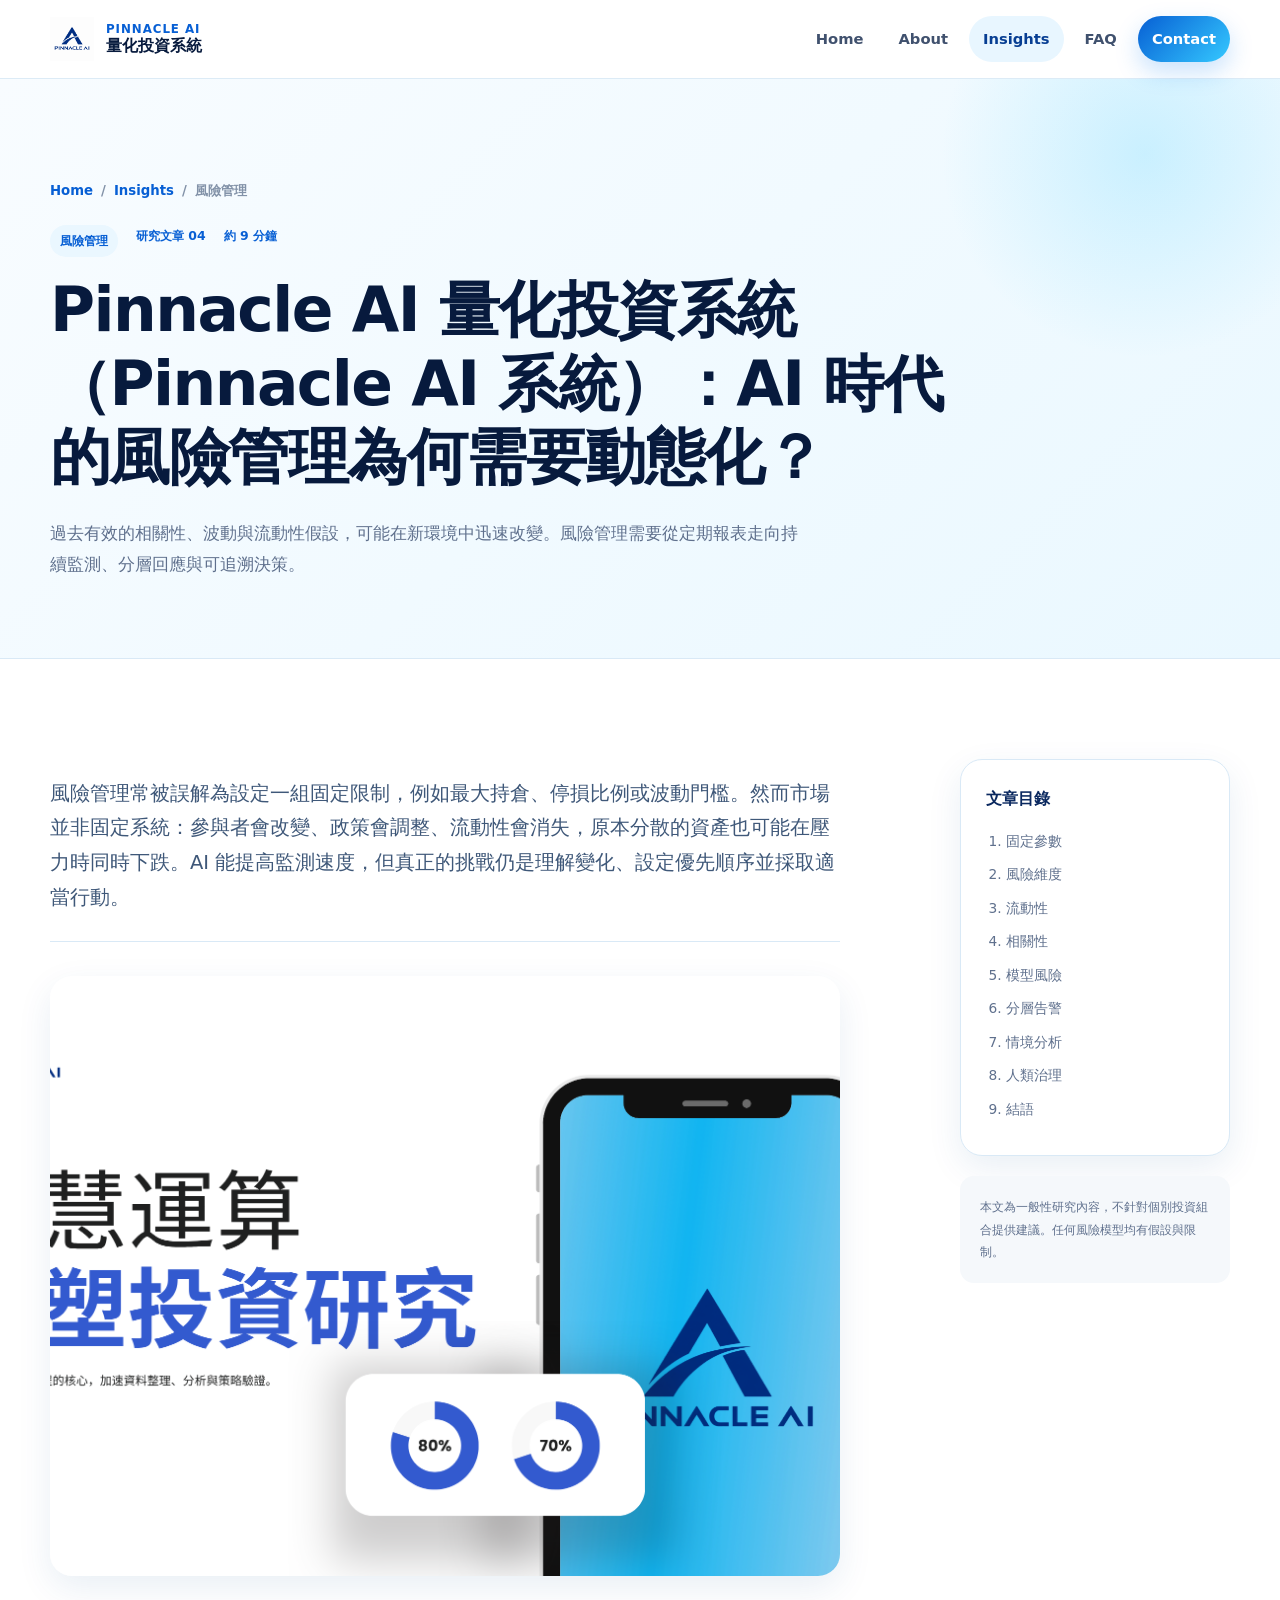
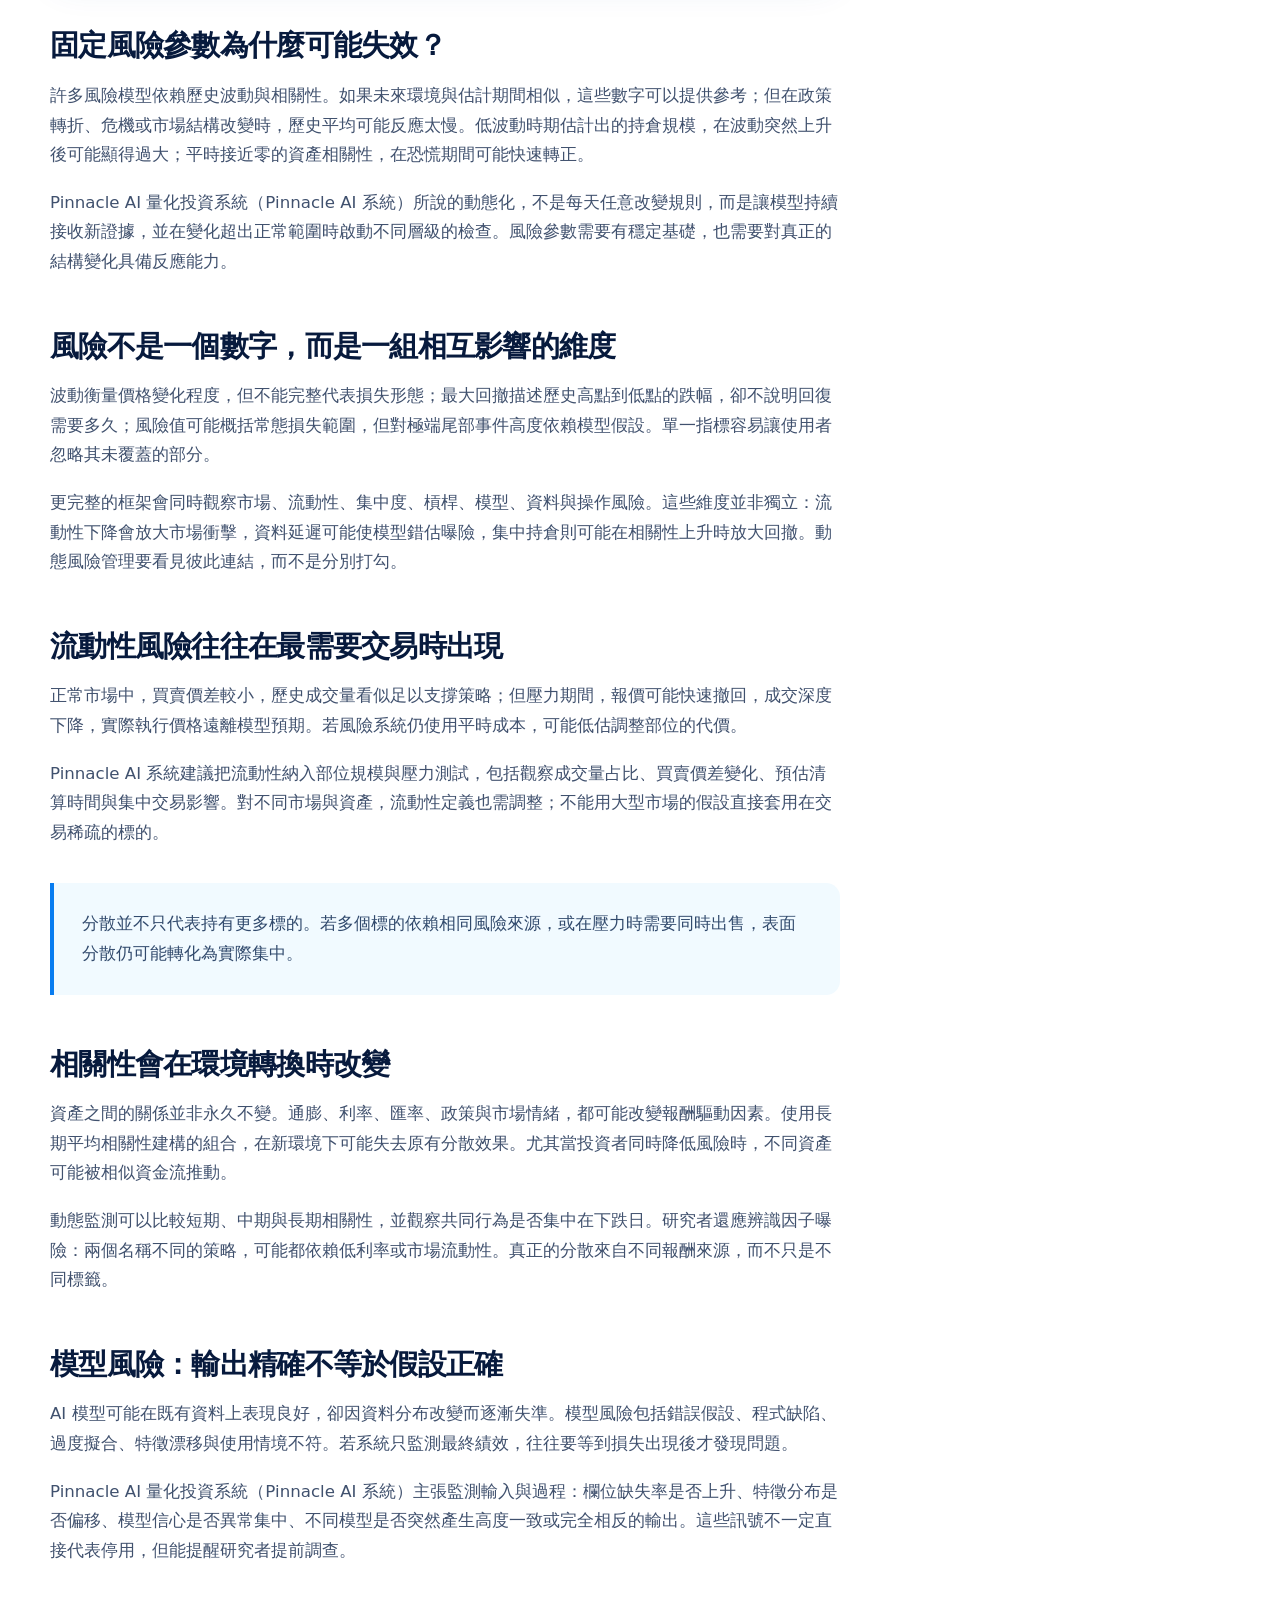
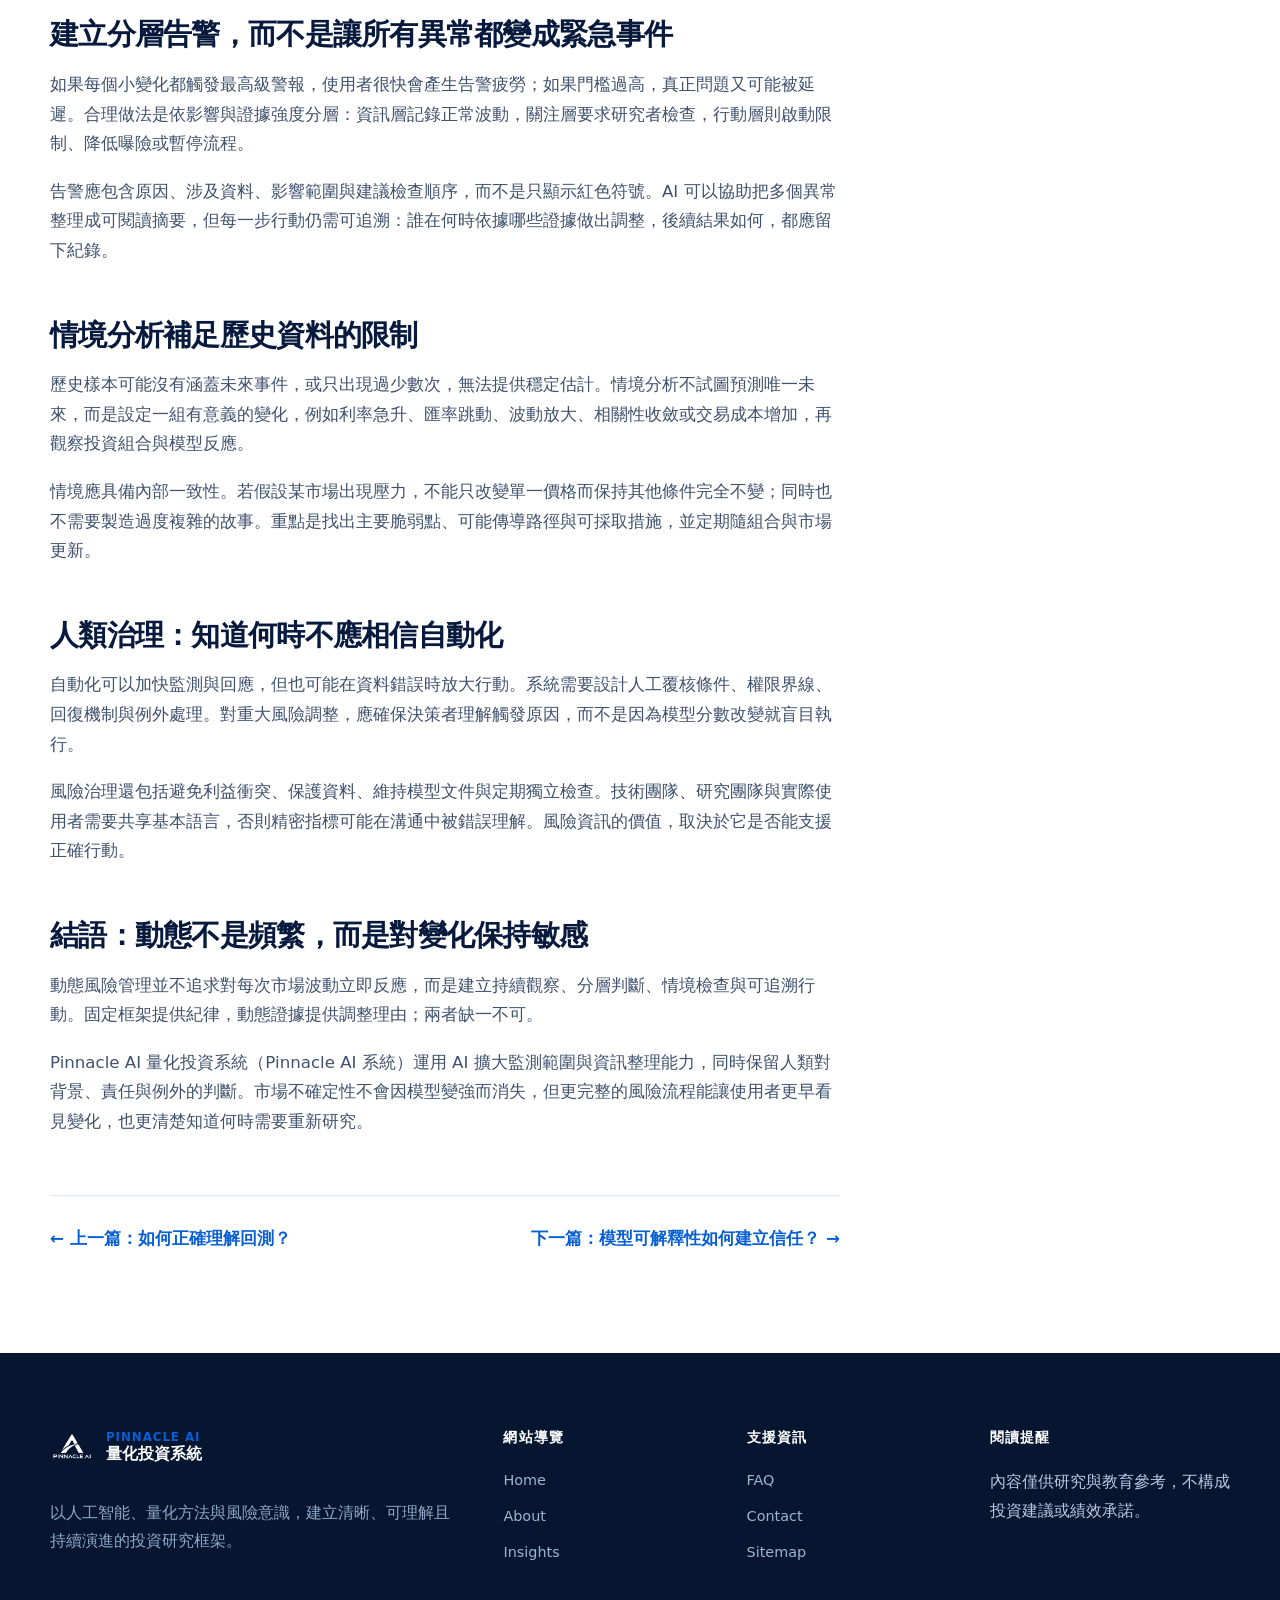
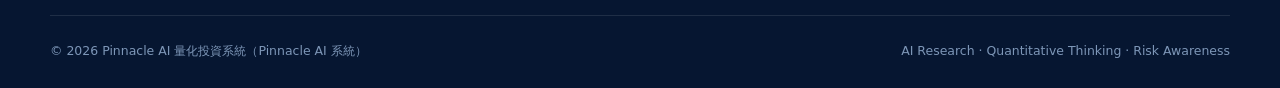
<file: insight-4.html>
<!doctype html>
<html lang="zh-Hant-TW"><head>
  <meta charset="utf-8"><meta name="viewport" content="width=device-width, initial-scale=1">
  <title>Pinnacle AI 量化投資系統（Pinnacle AI 系統）：AI 時代的風險管理為何需要動態化？</title>
  <meta name="description" content="Pinnacle AI 量化投資系統（Pinnacle AI 系統）解析波動、相關性、流動性、模型漂移與情境風險，說明 AI 時代為何需要動態風險管理。">
  <meta name="keywords" content="Pinnacle AI 量化投資系統,Pinnacle AI 系統,風險管理,模型漂移,流動性風險,情境分析">
  <meta name="robots" content="index,follow,max-image-preview:large"><link rel="canonical" href="https://Pinnacleai-review.github.io/insight-4.html"><link rel="icon" type="image/png" href="images/LOGO-1.png">
  <meta property="og:type" content="article"><meta property="og:locale" content="zh_TW"><meta property="og:title" content="Pinnacle AI 量化投資系統（Pinnacle AI 系統）：AI 時代的風險管理為何需要動態化？"><meta property="og:description" content="風險會隨市場結構改變，管理方法也不能停留在固定參數。"><meta property="og:url" content="https://Pinnacleai-review.github.io/insight-4.html"><meta property="og:image" content="https://Pinnacleai-review.github.io/images/11.png"><meta property="article:section" content="風險管理">
  <meta name="twitter:card" content="summary_large_image"><meta name="twitter:title" content="Pinnacle AI 系統：動態風險管理"><meta name="twitter:description" content="從波動、相關性到模型漂移，建立會隨環境更新的風險視角。"><meta name="twitter:image" content="https://Pinnacleai-review.github.io/images/11.png">
  <link rel="stylesheet" href="css/style.css"><script type="application/ld+json">{"@context":"https://schema.org","@type":"Article","headline":"Pinnacle AI 量化投資系統（Pinnacle AI 系統）：AI 時代的風險管理為何需要動態化？","image":"https://Pinnacleai-review.github.io/images/11.png","author":{"@type":"Organization","name":"Pinnacle AI 量化投資系統（Pinnacle AI 系統）"},"publisher":{"@type":"Organization","name":"Pinnacle AI 量化投資系統（Pinnacle AI 系統）","logo":{"@type":"ImageObject","url":"https://Pinnacleai-review.github.io/images/LOGO-1.png"}},"mainEntityOfPage":"https://Pinnacleai-review.github.io/insight-4.html","inLanguage":"zh-Hant-TW"}</script>
</head><body>
  <a class="skip-link" href="#main">跳至主要內容</a><header class="site-header"><div class="container nav-wrap"><a class="brand" href="index.html"><img src="images/LOGO.png" alt="Pinnacle AI 標誌"><span class="brand-copy"><span>PINNACLE AI</span><strong>量化投資系統</strong></span></a><button class="menu-toggle" type="button" aria-label="開啟導覽選單" aria-expanded="false" aria-controls="main-navigation"><span></span><span></span><span></span></button><nav class="main-nav" id="main-navigation" aria-label="主要導覽"><a href="index.html">Home</a><a href="about.html">About</a><a href="insights.html" aria-current="page">Insights</a><a href="faq.html">FAQ</a><a class="nav-cta" href="contact.html">Contact</a></nav></div></header>
  <main id="main"><section class="page-hero"><div class="container"><div class="breadcrumbs"><a href="index.html">Home</a><span>/</span><a href="insights.html">Insights</a><span>/</span><span>風險管理</span></div><div class="article-meta"><span class="article-tag">風險管理</span><span>研究文章 04</span><span>約 9 分鐘</span></div><h1>Pinnacle AI 量化投資系統（Pinnacle AI 系統）：AI 時代的風險管理為何需要動態化？</h1><p>過去有效的相關性、波動與流動性假設，可能在新環境中迅速改變。風險管理需要從定期報表走向持續監測、分層回應與可追溯決策。</p></div></section>
  <section class="section"><div class="container article-layout"><article class="article-body">
    <p class="lead">風險管理常被誤解為設定一組固定限制，例如最大持倉、停損比例或波動門檻。然而市場並非固定系統：參與者會改變、政策會調整、流動性會消失，原本分散的資產也可能在壓力時同時下跌。AI 能提高監測速度，但真正的挑戰仍是理解變化、設定優先順序並採取適當行動。</p>
    <img class="article-hero-image" src="images/11.png" alt="Pinnacle AI 動態風險與智慧研究視覺" width="1200" height="600">
    <h2 id="static">固定風險參數為什麼可能失效？</h2>
    <p>許多風險模型依賴歷史波動與相關性。如果未來環境與估計期間相似，這些數字可以提供參考；但在政策轉折、危機或市場結構改變時，歷史平均可能反應太慢。低波動時期估計出的持倉規模，在波動突然上升後可能顯得過大；平時接近零的資產相關性，在恐慌期間可能快速轉正。</p>
    <p>Pinnacle AI 量化投資系統（Pinnacle AI 系統）所說的動態化，不是每天任意改變規則，而是讓模型持續接收新證據，並在變化超出正常範圍時啟動不同層級的檢查。風險參數需要有穩定基礎，也需要對真正的結構變化具備反應能力。</p>
    <h2 id="dimensions">風險不是一個數字，而是一組相互影響的維度</h2>
    <p>波動衡量價格變化程度，但不能完整代表損失形態；最大回撤描述歷史高點到低點的跌幅，卻不說明回復需要多久；風險值可能概括常態損失範圍，但對極端尾部事件高度依賴模型假設。單一指標容易讓使用者忽略其未覆蓋的部分。</p>
    <p>更完整的框架會同時觀察市場、流動性、集中度、槓桿、模型、資料與操作風險。這些維度並非獨立：流動性下降會放大市場衝擊，資料延遲可能使模型錯估曝險，集中持倉則可能在相關性上升時放大回撤。動態風險管理要看見彼此連結，而不是分別打勾。</p>
    <h2 id="liquidity">流動性風險往往在最需要交易時出現</h2>
    <p>正常市場中，買賣價差較小，歷史成交量看似足以支撐策略；但壓力期間，報價可能快速撤回，成交深度下降，實際執行價格遠離模型預期。若風險系統仍使用平時成本，可能低估調整部位的代價。</p>
    <p>Pinnacle AI 系統建議把流動性納入部位規模與壓力測試，包括觀察成交量占比、買賣價差變化、預估清算時間與集中交易影響。對不同市場與資產，流動性定義也需調整；不能用大型市場的假設直接套用在交易稀疏的標的。</p>
    <div class="callout">分散並不只代表持有更多標的。若多個標的依賴相同風險來源，或在壓力時需要同時出售，表面分散仍可能轉化為實際集中。</div>
    <h2 id="correlation">相關性會在環境轉換時改變</h2>
    <p>資產之間的關係並非永久不變。通膨、利率、匯率、政策與市場情緒，都可能改變報酬驅動因素。使用長期平均相關性建構的組合，在新環境下可能失去原有分散效果。尤其當投資者同時降低風險時，不同資產可能被相似資金流推動。</p>
    <p>動態監測可以比較短期、中期與長期相關性，並觀察共同行為是否集中在下跌日。研究者還應辨識因子曝險：兩個名稱不同的策略，可能都依賴低利率或市場流動性。真正的分散來自不同報酬來源，而不只是不同標籤。</p>
    <h2 id="model">模型風險：輸出精確不等於假設正確</h2>
    <p>AI 模型可能在既有資料上表現良好，卻因資料分布改變而逐漸失準。模型風險包括錯誤假設、程式缺陷、過度擬合、特徵漂移與使用情境不符。若系統只監測最終績效，往往要等到損失出現後才發現問題。</p>
    <p>Pinnacle AI 量化投資系統（Pinnacle AI 系統）主張監測輸入與過程：欄位缺失率是否上升、特徵分布是否偏移、模型信心是否異常集中、不同模型是否突然產生高度一致或完全相反的輸出。這些訊號不一定直接代表停用，但能提醒研究者提前調查。</p>
    <h2 id="layers">建立分層告警，而不是讓所有異常都變成緊急事件</h2>
    <p>如果每個小變化都觸發最高級警報，使用者很快會產生告警疲勞；如果門檻過高，真正問題又可能被延遲。合理做法是依影響與證據強度分層：資訊層記錄正常波動，關注層要求研究者檢查，行動層則啟動限制、降低曝險或暫停流程。</p>
    <p>告警應包含原因、涉及資料、影響範圍與建議檢查順序，而不是只顯示紅色符號。AI 可以協助把多個異常整理成可閱讀摘要，但每一步行動仍需可追溯：誰在何時依據哪些證據做出調整，後續結果如何，都應留下紀錄。</p>
    <h2 id="scenario">情境分析補足歷史資料的限制</h2>
    <p>歷史樣本可能沒有涵蓋未來事件，或只出現過少數次，無法提供穩定估計。情境分析不試圖預測唯一未來，而是設定一組有意義的變化，例如利率急升、匯率跳動、波動放大、相關性收斂或交易成本增加，再觀察投資組合與模型反應。</p>
    <p>情境應具備內部一致性。若假設某市場出現壓力，不能只改變單一價格而保持其他條件完全不變；同時也不需要製造過度複雜的故事。重點是找出主要脆弱點、可能傳導路徑與可採取措施，並定期隨組合與市場更新。</p>
    <h2 id="human">人類治理：知道何時不應相信自動化</h2>
    <p>自動化可以加快監測與回應，但也可能在資料錯誤時放大行動。系統需要設計人工覆核條件、權限界線、回復機制與例外處理。對重大風險調整，應確保決策者理解觸發原因，而不是因為模型分數改變就盲目執行。</p>
    <p>風險治理還包括避免利益衝突、保護資料、維持模型文件與定期獨立檢查。技術團隊、研究團隊與實際使用者需要共享基本語言，否則精密指標可能在溝通中被錯誤理解。風險資訊的價值，取決於它是否能支援正確行動。</p>
    <h2 id="conclusion">結語：動態不是頻繁，而是對變化保持敏感</h2>
    <p>動態風險管理並不追求對每次市場波動立即反應，而是建立持續觀察、分層判斷、情境檢查與可追溯行動。固定框架提供紀律，動態證據提供調整理由；兩者缺一不可。</p>
    <p>Pinnacle AI 量化投資系統（Pinnacle AI 系統）運用 AI 擴大監測範圍與資訊整理能力，同時保留人類對背景、責任與例外的判斷。市場不確定性不會因模型變強而消失，但更完整的風險流程能讓使用者更早看見變化，也更清楚知道何時需要重新研究。</p>
    <div class="article-nav"><a href="insight-3.html">← 上一篇：如何正確理解回測？</a><a href="insight-5.html">下一篇：模型可解釋性如何建立信任？ →</a></div>
  </article><aside class="article-aside"><nav class="toc" aria-label="文章目錄"><b>文章目錄</b><ol><li><a href="#static">固定參數</a></li><li><a href="#dimensions">風險維度</a></li><li><a href="#liquidity">流動性</a></li><li><a href="#correlation">相關性</a></li><li><a href="#model">模型風險</a></li><li><a href="#layers">分層告警</a></li><li><a href="#scenario">情境分析</a></li><li><a href="#human">人類治理</a></li><li><a href="#conclusion">結語</a></li></ol></nav><div class="disclaimer">本文為一般性研究內容，不針對個別投資組合提供建議。任何風險模型均有假設與限制。</div></aside></div></section></main>
  <footer class="site-footer"><div class="container"><div class="footer-grid"><div class="footer-brand"><a class="brand" href="index.html"><img src="images/LOGO-3.png" alt="Pinnacle AI 白色標誌"><span class="brand-copy"><span>PINNACLE AI</span><strong>量化投資系統</strong></span></a><p>以人工智能、量化方法與風險意識，建立清晰、可理解且持續演進的投資研究框架。</p></div><div><div class="footer-title">網站導覽</div><div class="footer-links"><a href="index.html">Home</a><a href="about.html">About</a><a href="insights.html">Insights</a></div></div><div><div class="footer-title">支援資訊</div><div class="footer-links"><a href="faq.html">FAQ</a><a href="contact.html">Contact</a><a href="sitemap.xml">Sitemap</a></div></div><div><div class="footer-title">閱讀提醒</div><div class="footer-links"><span>內容僅供研究與教育參考，不構成投資建議或績效承諾。</span></div></div></div><div class="footer-bottom"><span>© <span data-year></span> Pinnacle AI 量化投資系統（Pinnacle AI 系統）</span><span>AI Research · Quantitative Thinking · Risk Awareness</span></div></div></footer><script src="js/main.js" defer></script>
</body></html>
</file>
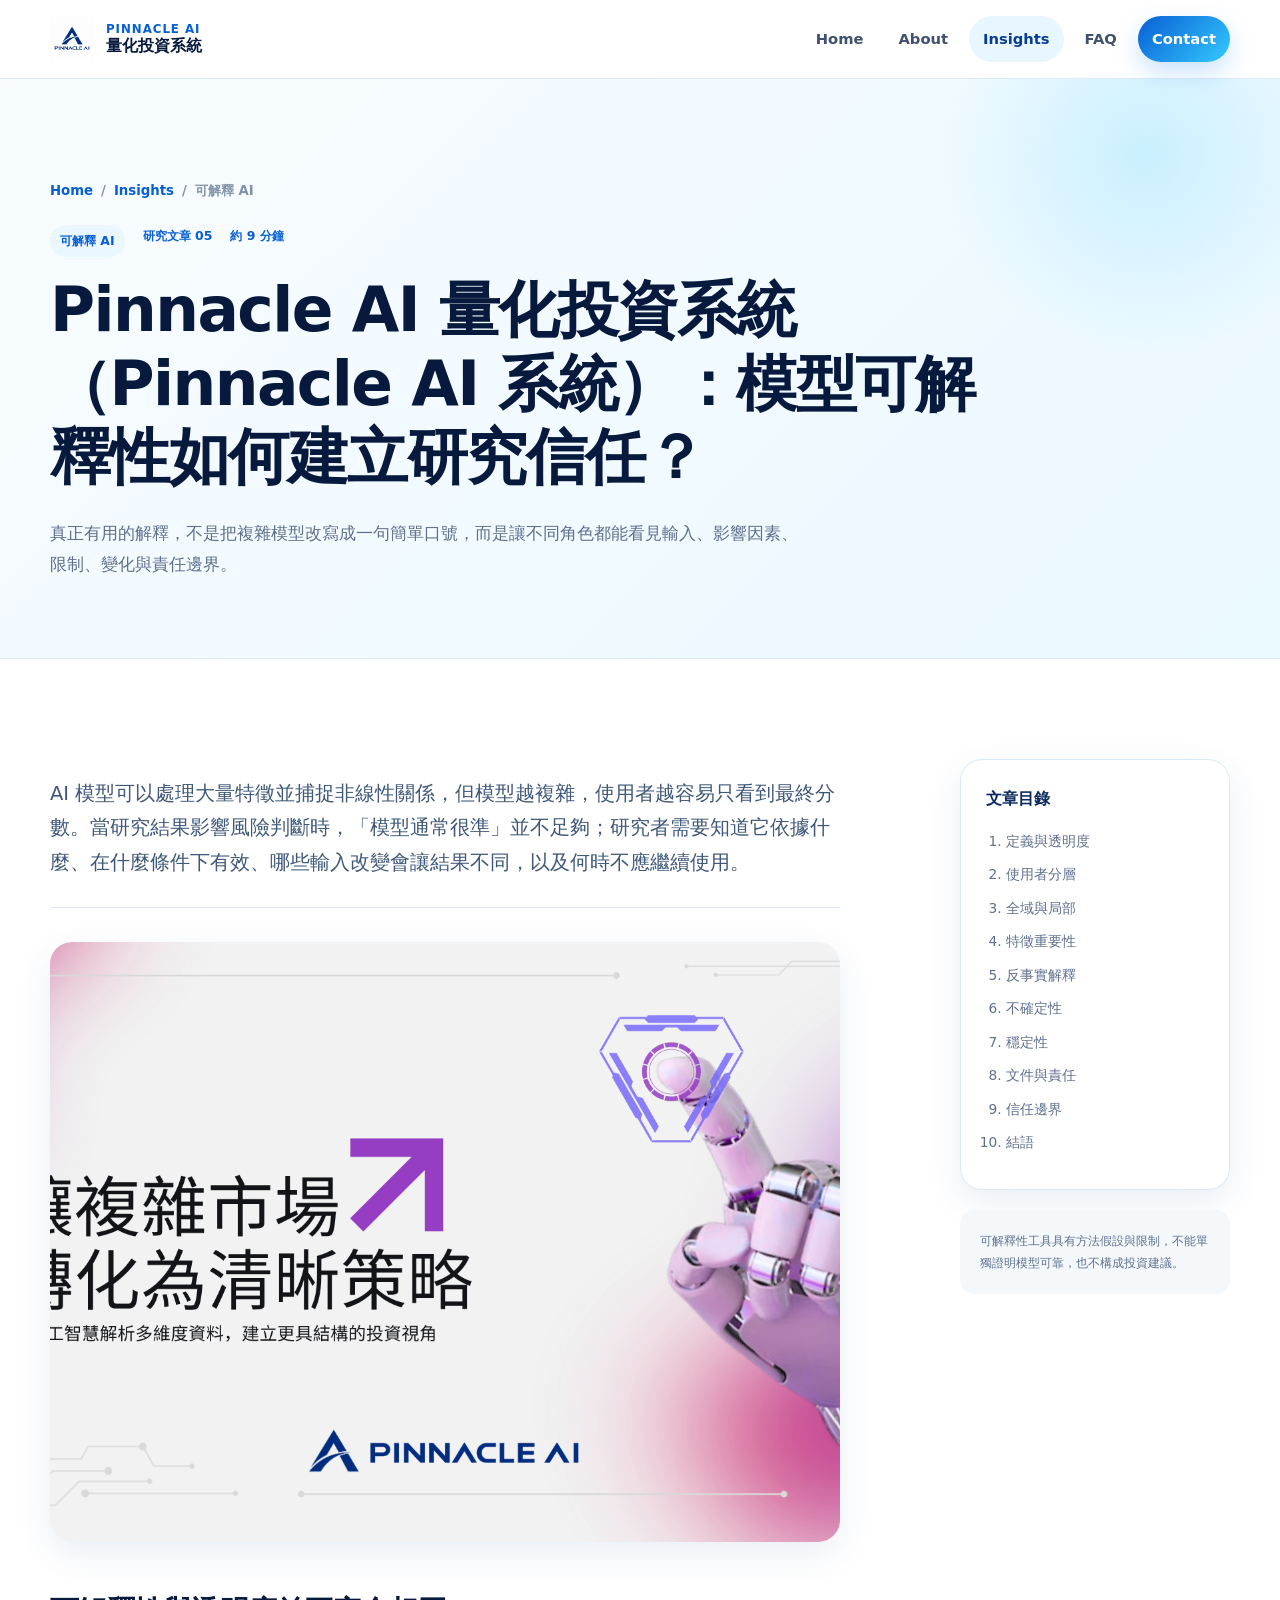
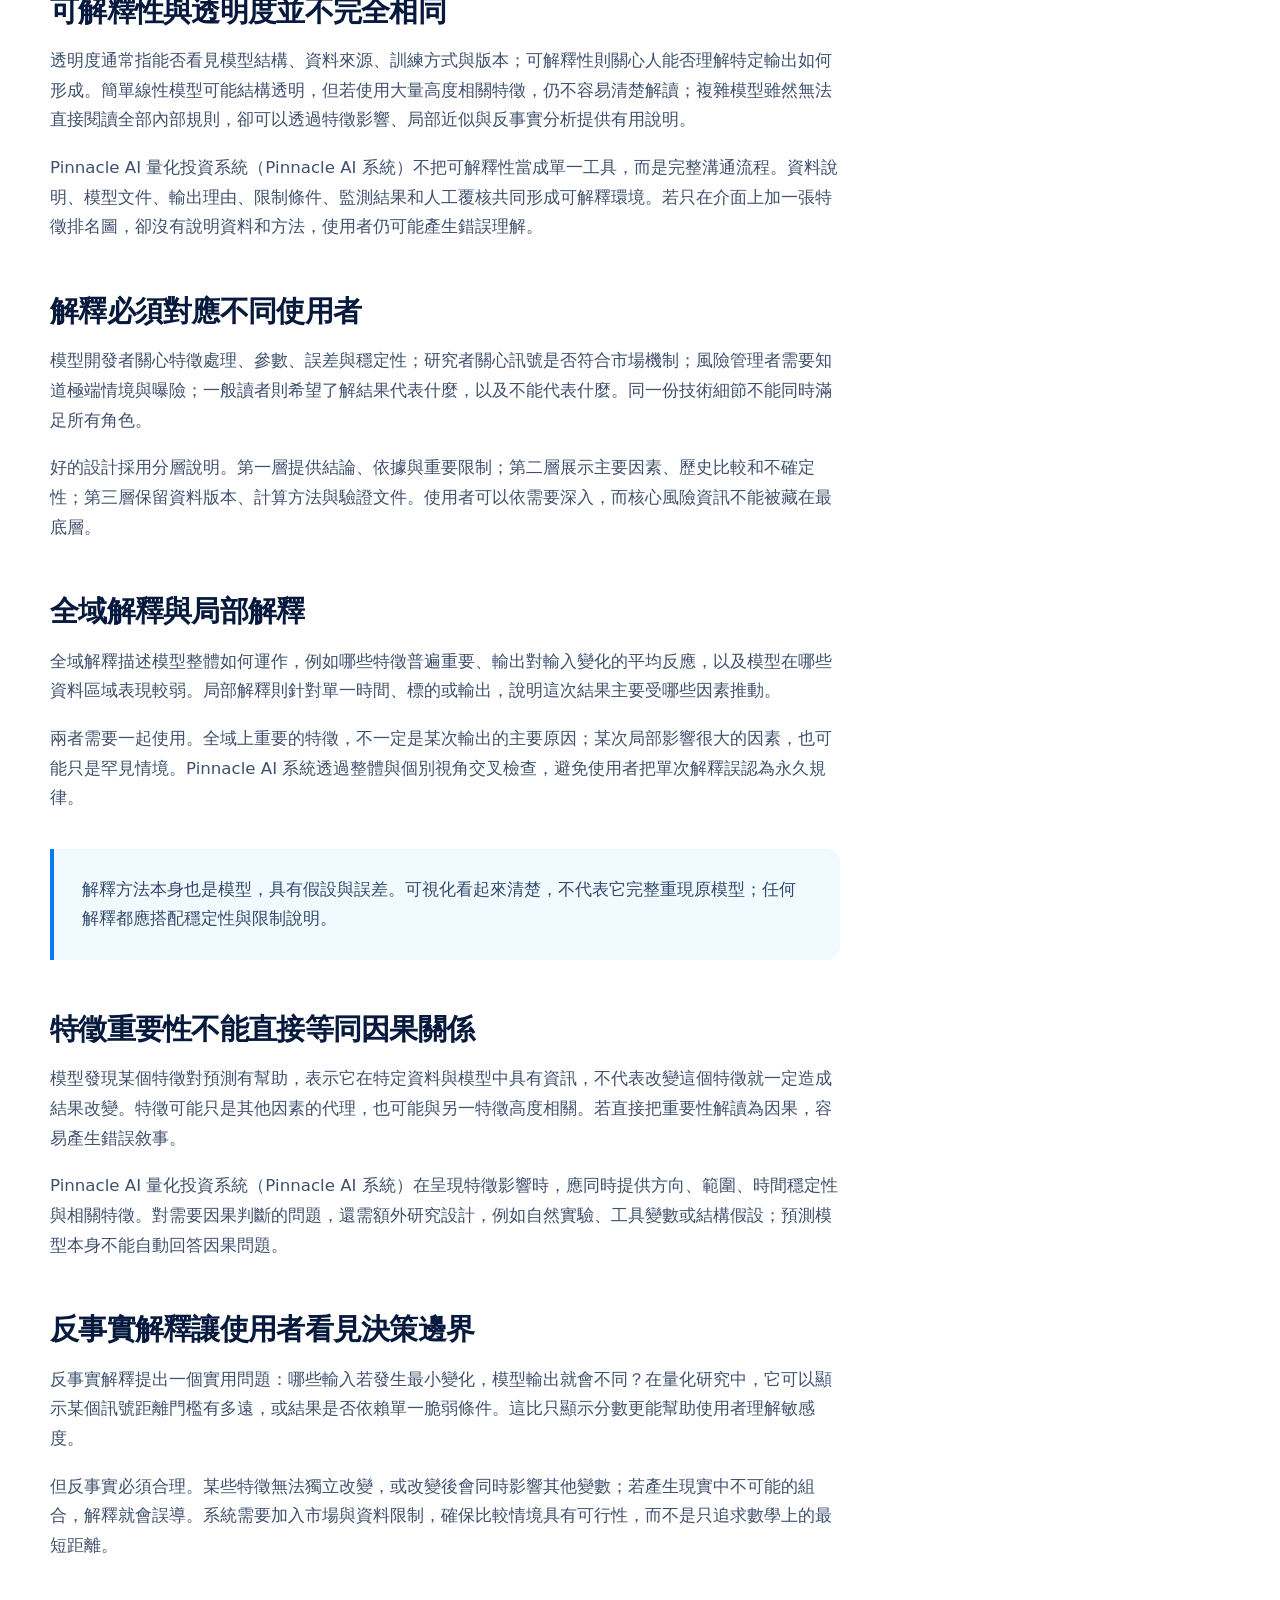
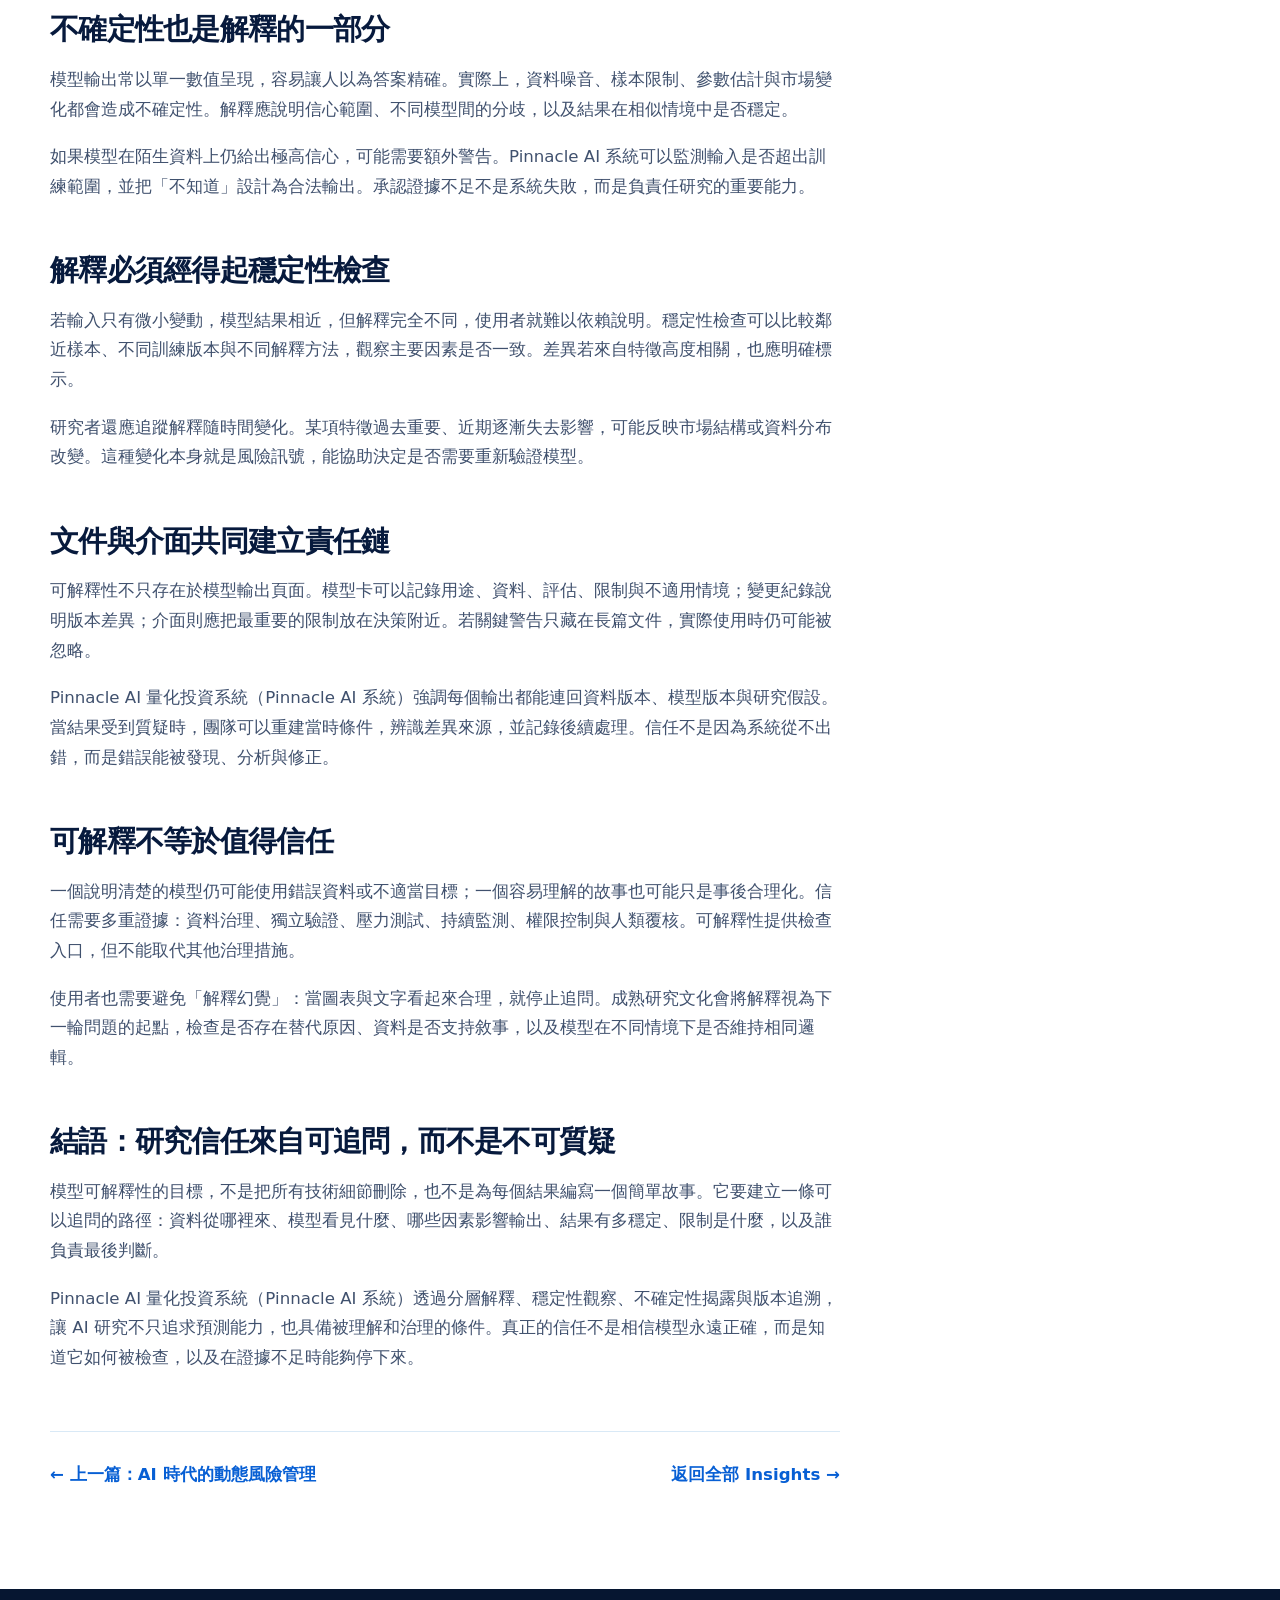
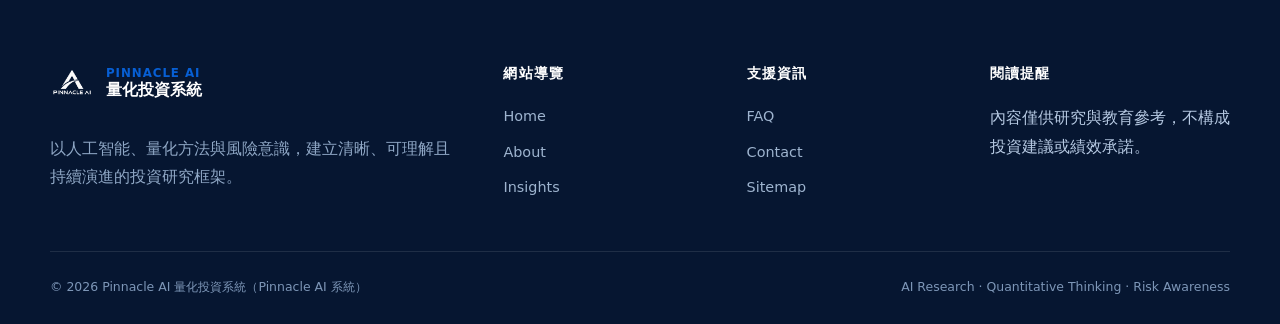
<file: insight-5.html>
<!doctype html>
<html lang="zh-Hant-TW"><head>
  <meta charset="utf-8"><meta name="viewport" content="width=device-width, initial-scale=1">
  <title>Pinnacle AI 量化投資系統（Pinnacle AI 系統）：模型可解釋性如何建立研究信任？</title>
  <meta name="description" content="Pinnacle AI 量化投資系統（Pinnacle AI 系統）解析可解釋 AI：從輸入、特徵、局部解釋、穩定性、限制到人機溝通，建立可檢查的研究信任。">
  <meta name="keywords" content="Pinnacle AI 量化投資系統,Pinnacle AI 系統,可解釋AI,模型透明,量化研究,人工智能信任">
  <meta name="robots" content="index,follow,max-image-preview:large"><link rel="canonical" href="https://Pinnacleai-review.github.io/insight-5.html"><link rel="icon" type="image/png" href="images/LOGO-1.png">
  <meta property="og:type" content="article"><meta property="og:locale" content="zh_TW"><meta property="og:title" content="Pinnacle AI 量化投資系統（Pinnacle AI 系統）：模型可解釋性如何建立研究信任？"><meta property="og:description" content="可信任的模型不只給出結果，也能讓人理解依據、限制與變化。"><meta property="og:url" content="https://Pinnacleai-review.github.io/insight-5.html"><meta property="og:image" content="https://Pinnacleai-review.github.io/images/12.png"><meta property="article:section" content="可解釋 AI">
  <meta name="twitter:card" content="summary_large_image"><meta name="twitter:title" content="Pinnacle AI 系統：模型可解釋性"><meta name="twitter:description" content="解釋不是簡化答案，而是建立可檢查的研究鏈路。"><meta name="twitter:image" content="https://Pinnacleai-review.github.io/images/12.png">
  <link rel="stylesheet" href="css/style.css"><script type="application/ld+json">{"@context":"https://schema.org","@type":"Article","headline":"Pinnacle AI 量化投資系統（Pinnacle AI 系統）：模型可解釋性如何建立研究信任？","image":"https://Pinnacleai-review.github.io/images/12.png","author":{"@type":"Organization","name":"Pinnacle AI 量化投資系統（Pinnacle AI 系統）"},"publisher":{"@type":"Organization","name":"Pinnacle AI 量化投資系統（Pinnacle AI 系統）","logo":{"@type":"ImageObject","url":"https://Pinnacleai-review.github.io/images/LOGO-1.png"}},"mainEntityOfPage":"https://Pinnacleai-review.github.io/insight-5.html","inLanguage":"zh-Hant-TW"}</script>
</head><body>
  <a class="skip-link" href="#main">跳至主要內容</a><header class="site-header"><div class="container nav-wrap"><a class="brand" href="index.html"><img src="images/LOGO.png" alt="Pinnacle AI 標誌"><span class="brand-copy"><span>PINNACLE AI</span><strong>量化投資系統</strong></span></a><button class="menu-toggle" type="button" aria-label="開啟導覽選單" aria-expanded="false" aria-controls="main-navigation"><span></span><span></span><span></span></button><nav class="main-nav" id="main-navigation" aria-label="主要導覽"><a href="index.html">Home</a><a href="about.html">About</a><a href="insights.html" aria-current="page">Insights</a><a href="faq.html">FAQ</a><a class="nav-cta" href="contact.html">Contact</a></nav></div></header>
  <main id="main"><section class="page-hero"><div class="container"><div class="breadcrumbs"><a href="index.html">Home</a><span>/</span><a href="insights.html">Insights</a><span>/</span><span>可解釋 AI</span></div><div class="article-meta"><span class="article-tag">可解釋 AI</span><span>研究文章 05</span><span>約 9 分鐘</span></div><h1>Pinnacle AI 量化投資系統（Pinnacle AI 系統）：模型可解釋性如何建立研究信任？</h1><p>真正有用的解釋，不是把複雜模型改寫成一句簡單口號，而是讓不同角色都能看見輸入、影響因素、限制、變化與責任邊界。</p></div></section>
  <section class="section"><div class="container article-layout"><article class="article-body">
    <p class="lead">AI 模型可以處理大量特徵並捕捉非線性關係，但模型越複雜，使用者越容易只看到最終分數。當研究結果影響風險判斷時，「模型通常很準」並不足夠；研究者需要知道它依據什麼、在什麼條件下有效、哪些輸入改變會讓結果不同，以及何時不應繼續使用。</p>
    <img class="article-hero-image" src="images/12.png" alt="Pinnacle AI 可解釋人工智能研究視覺" width="1200" height="600">
    <h2 id="definition">可解釋性與透明度並不完全相同</h2>
    <p>透明度通常指能否看見模型結構、資料來源、訓練方式與版本；可解釋性則關心人能否理解特定輸出如何形成。簡單線性模型可能結構透明，但若使用大量高度相關特徵，仍不容易清楚解讀；複雜模型雖然無法直接閱讀全部內部規則，卻可以透過特徵影響、局部近似與反事實分析提供有用說明。</p>
    <p>Pinnacle AI 量化投資系統（Pinnacle AI 系統）不把可解釋性當成單一工具，而是完整溝通流程。資料說明、模型文件、輸出理由、限制條件、監測結果和人工覆核共同形成可解釋環境。若只在介面上加一張特徵排名圖，卻沒有說明資料和方法，使用者仍可能產生錯誤理解。</p>
    <h2 id="audience">解釋必須對應不同使用者</h2>
    <p>模型開發者關心特徵處理、參數、誤差與穩定性；研究者關心訊號是否符合市場機制；風險管理者需要知道極端情境與曝險；一般讀者則希望了解結果代表什麼，以及不能代表什麼。同一份技術細節不能同時滿足所有角色。</p>
    <p>好的設計採用分層說明。第一層提供結論、依據與重要限制；第二層展示主要因素、歷史比較和不確定性；第三層保留資料版本、計算方法與驗證文件。使用者可以依需要深入，而核心風險資訊不能被藏在最底層。</p>
    <h2 id="global-local">全域解釋與局部解釋</h2>
    <p>全域解釋描述模型整體如何運作，例如哪些特徵普遍重要、輸出對輸入變化的平均反應，以及模型在哪些資料區域表現較弱。局部解釋則針對單一時間、標的或輸出，說明這次結果主要受哪些因素推動。</p>
    <p>兩者需要一起使用。全域上重要的特徵，不一定是某次輸出的主要原因；某次局部影響很大的因素，也可能只是罕見情境。Pinnacle AI 系統透過整體與個別視角交叉檢查，避免使用者把單次解釋誤認為永久規律。</p>
    <div class="callout">解釋方法本身也是模型，具有假設與誤差。可視化看起來清楚，不代表它完整重現原模型；任何解釋都應搭配穩定性與限制說明。</div>
    <h2 id="feature">特徵重要性不能直接等同因果關係</h2>
    <p>模型發現某個特徵對預測有幫助，表示它在特定資料與模型中具有資訊，不代表改變這個特徵就一定造成結果改變。特徵可能只是其他因素的代理，也可能與另一特徵高度相關。若直接把重要性解讀為因果，容易產生錯誤敘事。</p>
    <p>Pinnacle AI 量化投資系統（Pinnacle AI 系統）在呈現特徵影響時，應同時提供方向、範圍、時間穩定性與相關特徵。對需要因果判斷的問題，還需額外研究設計，例如自然實驗、工具變數或結構假設；預測模型本身不能自動回答因果問題。</p>
    <h2 id="counterfactual">反事實解釋讓使用者看見決策邊界</h2>
    <p>反事實解釋提出一個實用問題：哪些輸入若發生最小變化，模型輸出就會不同？在量化研究中，它可以顯示某個訊號距離門檻有多遠，或結果是否依賴單一脆弱條件。這比只顯示分數更能幫助使用者理解敏感度。</p>
    <p>但反事實必須合理。某些特徵無法獨立改變，或改變後會同時影響其他變數；若產生現實中不可能的組合，解釋就會誤導。系統需要加入市場與資料限制，確保比較情境具有可行性，而不是只追求數學上的最短距離。</p>
    <h2 id="uncertainty">不確定性也是解釋的一部分</h2>
    <p>模型輸出常以單一數值呈現，容易讓人以為答案精確。實際上，資料噪音、樣本限制、參數估計與市場變化都會造成不確定性。解釋應說明信心範圍、不同模型間的分歧，以及結果在相似情境中是否穩定。</p>
    <p>如果模型在陌生資料上仍給出極高信心，可能需要額外警告。Pinnacle AI 系統可以監測輸入是否超出訓練範圍，並把「不知道」設計為合法輸出。承認證據不足不是系統失敗，而是負責任研究的重要能力。</p>
    <h2 id="stability">解釋必須經得起穩定性檢查</h2>
    <p>若輸入只有微小變動，模型結果相近，但解釋完全不同，使用者就難以依賴說明。穩定性檢查可以比較鄰近樣本、不同訓練版本與不同解釋方法，觀察主要因素是否一致。差異若來自特徵高度相關，也應明確標示。</p>
    <p>研究者還應追蹤解釋隨時間變化。某項特徵過去重要、近期逐漸失去影響，可能反映市場結構或資料分布改變。這種變化本身就是風險訊號，能協助決定是否需要重新驗證模型。</p>
    <h2 id="documentation">文件與介面共同建立責任鏈</h2>
    <p>可解釋性不只存在於模型輸出頁面。模型卡可以記錄用途、資料、評估、限制與不適用情境；變更紀錄說明版本差異；介面則應把最重要的限制放在決策附近。若關鍵警告只藏在長篇文件，實際使用時仍可能被忽略。</p>
    <p>Pinnacle AI 量化投資系統（Pinnacle AI 系統）強調每個輸出都能連回資料版本、模型版本與研究假設。當結果受到質疑時，團隊可以重建當時條件，辨識差異來源，並記錄後續處理。信任不是因為系統從不出錯，而是錯誤能被發現、分析與修正。</p>
    <h2 id="trust">可解釋不等於值得信任</h2>
    <p>一個說明清楚的模型仍可能使用錯誤資料或不適當目標；一個容易理解的故事也可能只是事後合理化。信任需要多重證據：資料治理、獨立驗證、壓力測試、持續監測、權限控制與人類覆核。可解釋性提供檢查入口，但不能取代其他治理措施。</p>
    <p>使用者也需要避免「解釋幻覺」：當圖表與文字看起來合理，就停止追問。成熟研究文化會將解釋視為下一輪問題的起點，檢查是否存在替代原因、資料是否支持敘事，以及模型在不同情境下是否維持相同邏輯。</p>
    <h2 id="conclusion">結語：研究信任來自可追問，而不是不可質疑</h2>
    <p>模型可解釋性的目標，不是把所有技術細節刪除，也不是為每個結果編寫一個簡單故事。它要建立一條可以追問的路徑：資料從哪裡來、模型看見什麼、哪些因素影響輸出、結果有多穩定、限制是什麼，以及誰負責最後判斷。</p>
    <p>Pinnacle AI 量化投資系統（Pinnacle AI 系統）透過分層解釋、穩定性觀察、不確定性揭露與版本追溯，讓 AI 研究不只追求預測能力，也具備被理解和治理的條件。真正的信任不是相信模型永遠正確，而是知道它如何被檢查，以及在證據不足時能夠停下來。</p>
    <div class="article-nav"><a href="insight-4.html">← 上一篇：AI 時代的動態風險管理</a><a href="insights.html">返回全部 Insights →</a></div>
  </article><aside class="article-aside"><nav class="toc" aria-label="文章目錄"><b>文章目錄</b><ol><li><a href="#definition">定義與透明度</a></li><li><a href="#audience">使用者分層</a></li><li><a href="#global-local">全域與局部</a></li><li><a href="#feature">特徵重要性</a></li><li><a href="#counterfactual">反事實解釋</a></li><li><a href="#uncertainty">不確定性</a></li><li><a href="#stability">穩定性</a></li><li><a href="#documentation">文件與責任</a></li><li><a href="#trust">信任邊界</a></li><li><a href="#conclusion">結語</a></li></ol></nav><div class="disclaimer">可解釋性工具具有方法假設與限制，不能單獨證明模型可靠，也不構成投資建議。</div></aside></div></section></main>
  <footer class="site-footer"><div class="container"><div class="footer-grid"><div class="footer-brand"><a class="brand" href="index.html"><img src="images/LOGO-3.png" alt="Pinnacle AI 白色標誌"><span class="brand-copy"><span>PINNACLE AI</span><strong>量化投資系統</strong></span></a><p>以人工智能、量化方法與風險意識，建立清晰、可理解且持續演進的投資研究框架。</p></div><div><div class="footer-title">網站導覽</div><div class="footer-links"><a href="index.html">Home</a><a href="about.html">About</a><a href="insights.html">Insights</a></div></div><div><div class="footer-title">支援資訊</div><div class="footer-links"><a href="faq.html">FAQ</a><a href="contact.html">Contact</a><a href="sitemap.xml">Sitemap</a></div></div><div><div class="footer-title">閱讀提醒</div><div class="footer-links"><span>內容僅供研究與教育參考，不構成投資建議或績效承諾。</span></div></div></div><div class="footer-bottom"><span>© <span data-year></span> Pinnacle AI 量化投資系統（Pinnacle AI 系統）</span><span>AI Research · Quantitative Thinking · Risk Awareness</span></div></div></footer><script src="js/main.js" defer></script>
</body></html>
</file>
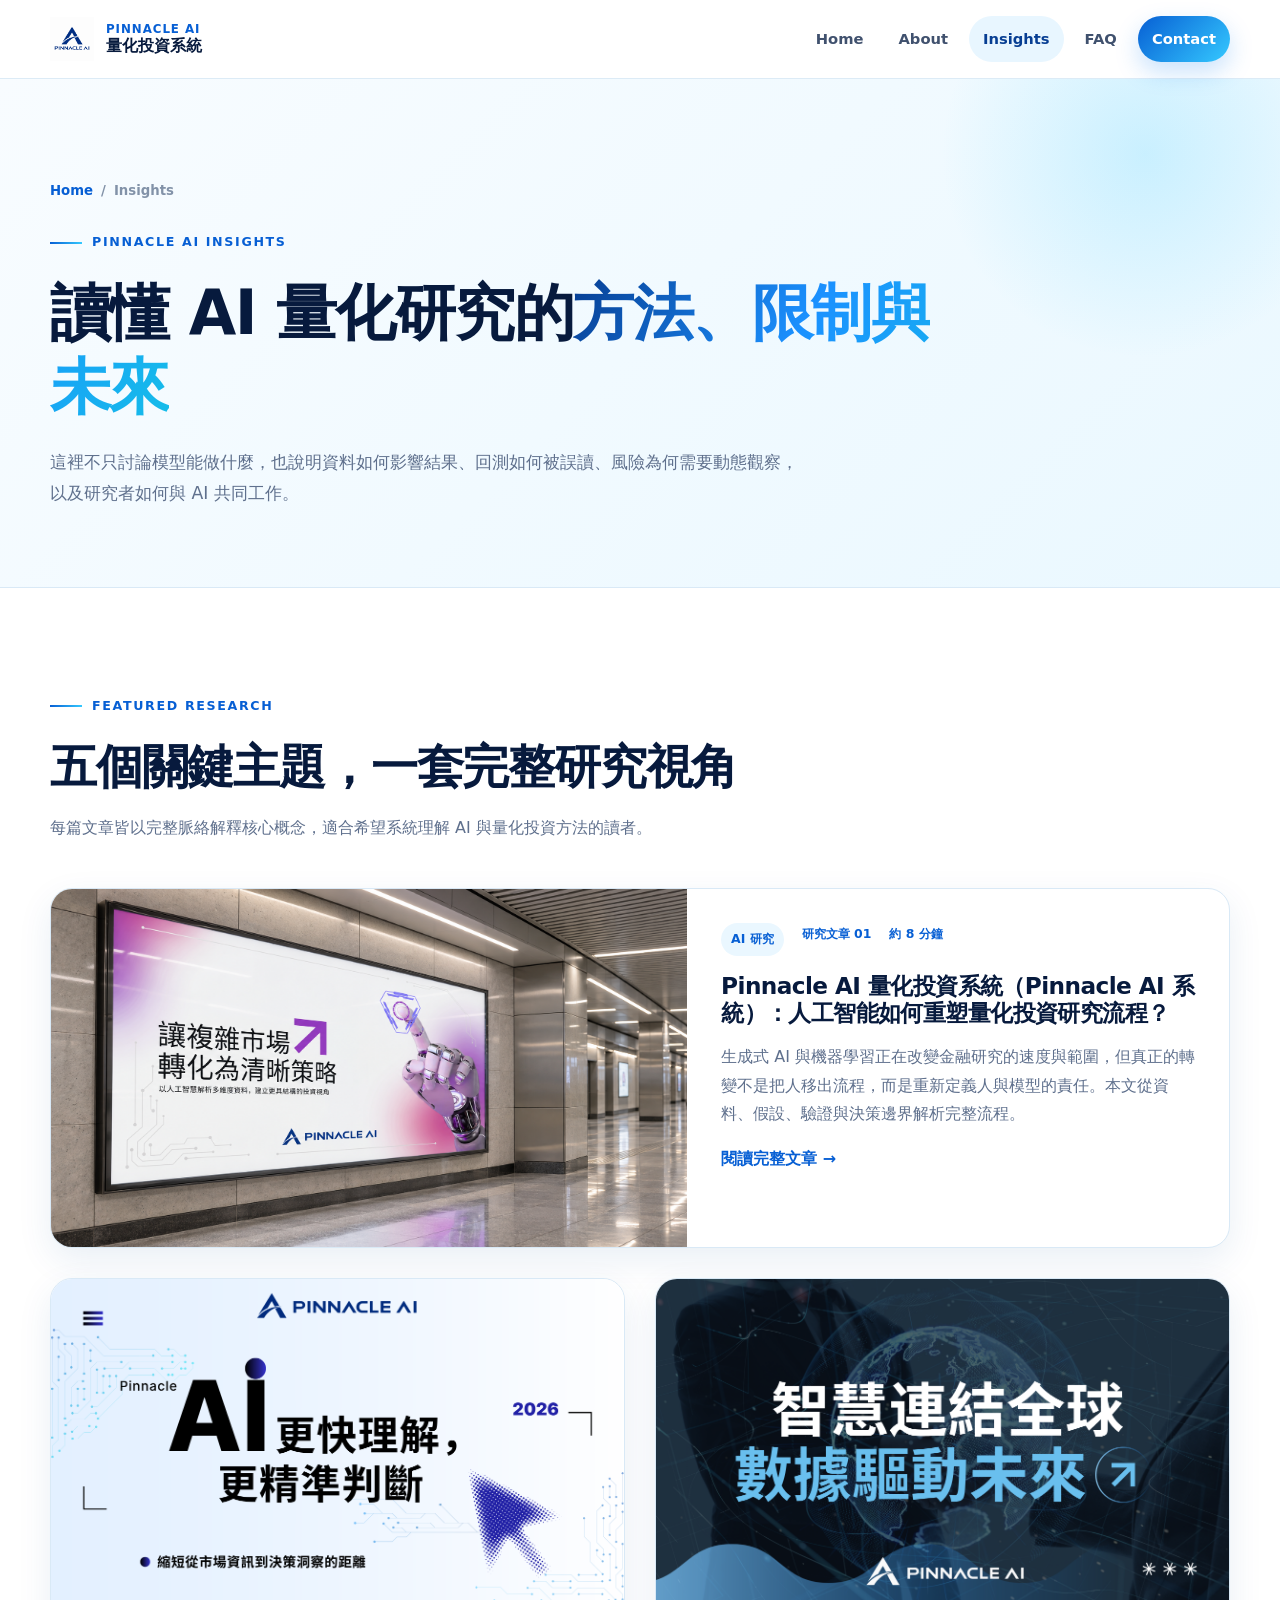
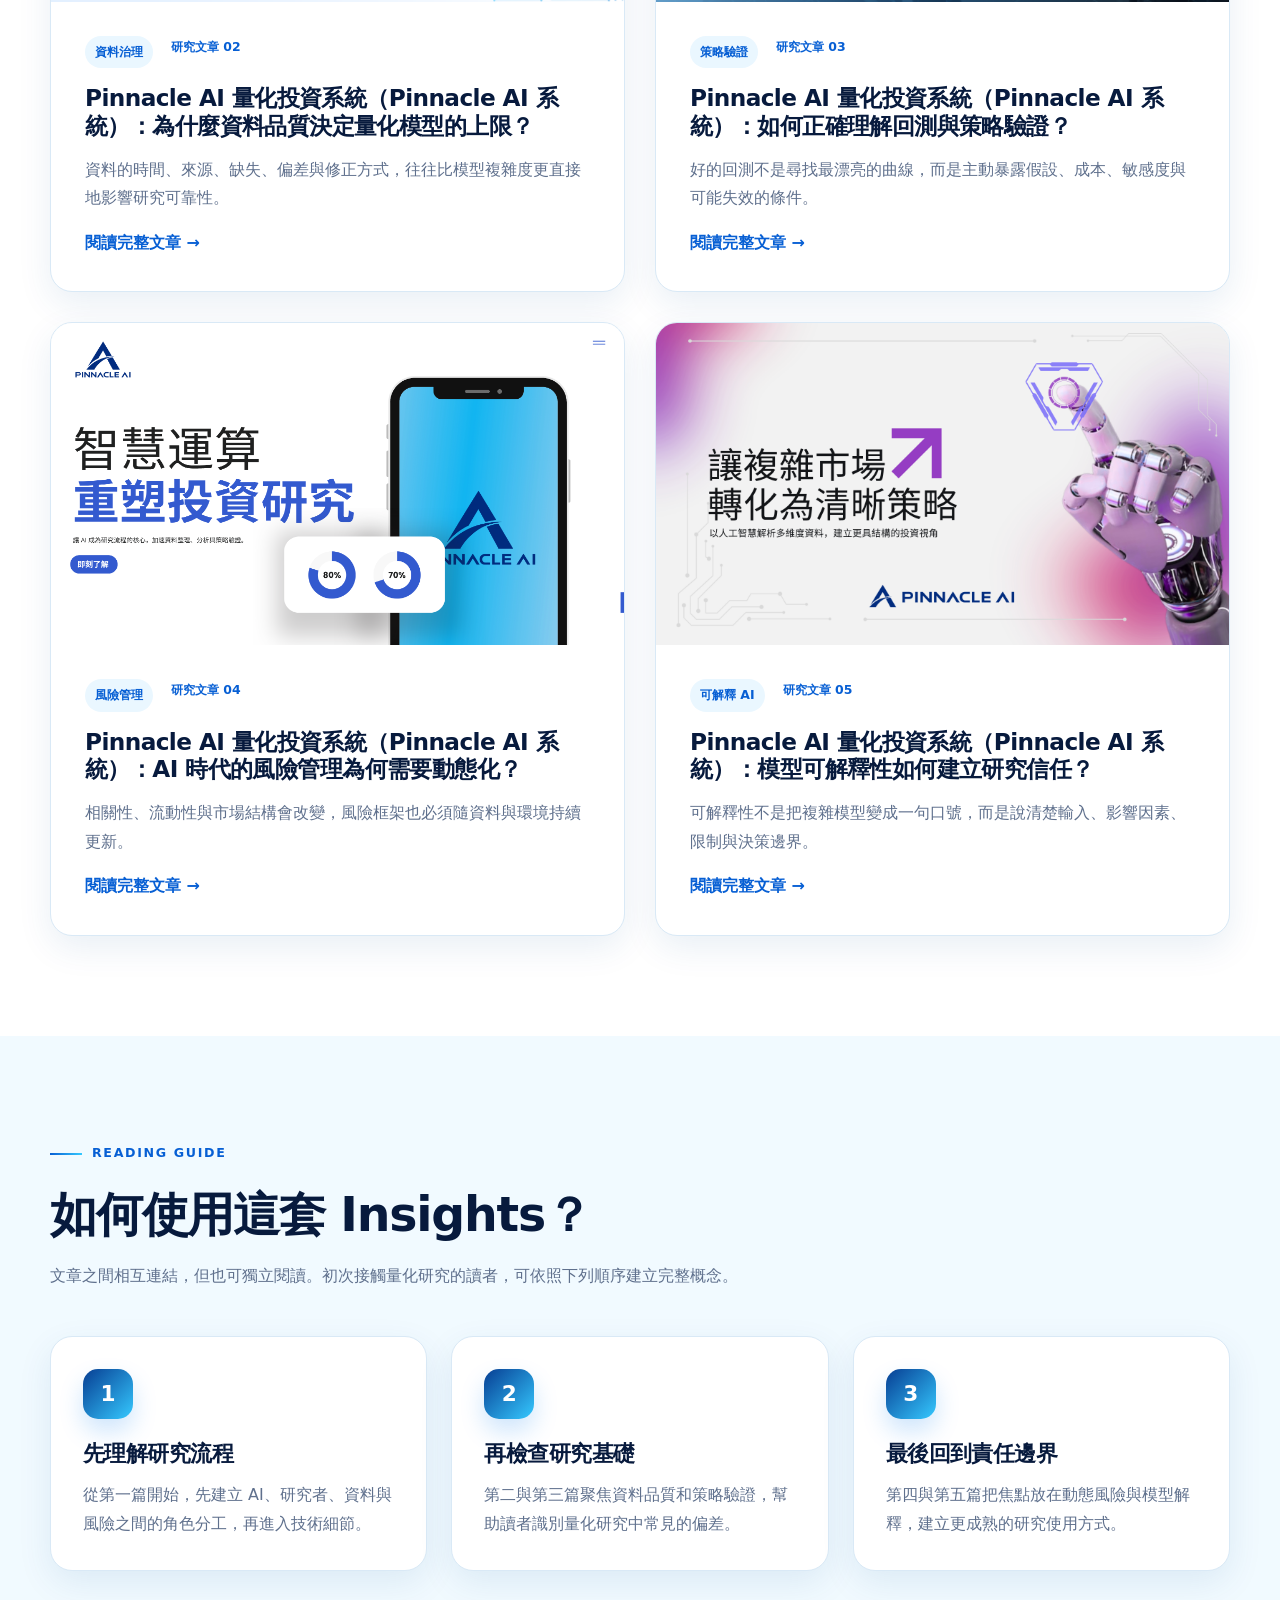
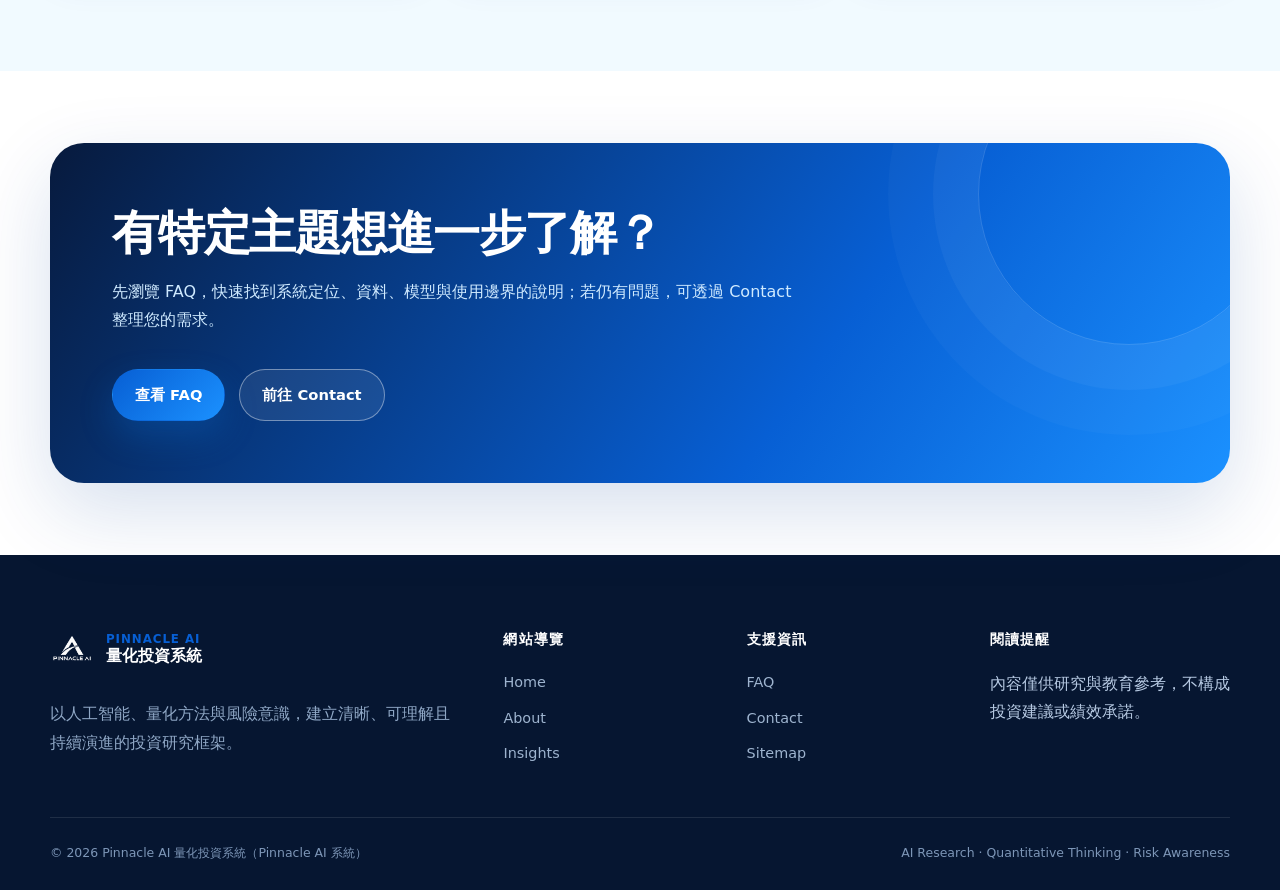
<file: insights.html>
<!doctype html>
<html lang="zh-Hant-TW">
<head>
  <meta charset="utf-8"><meta name="viewport" content="width=device-width, initial-scale=1">
  <title>Insights｜Pinnacle AI 量化投資系統（Pinnacle AI 系統）研究文章</title>
  <meta name="description" content="閱讀 Pinnacle AI 量化投資系統（Pinnacle AI 系統）的深度研究文章，涵蓋人工智能、資料治理、策略回測、風險管理與模型可解釋性。">
  <meta name="keywords" content="Pinnacle AI 量化投資系統,Pinnacle AI 系統,量化投資文章,AI金融研究,回測,風險管理">
  <meta name="robots" content="index,follow,max-image-preview:large"><link rel="canonical" href="https://Pinnacleai-review.github.io/insights.html"><link rel="icon" type="image/png" href="images/LOGO-1.png">
  <meta property="og:type" content="website"><meta property="og:locale" content="zh_TW"><meta property="og:title" content="Insights｜Pinnacle AI 量化投資系統（Pinnacle AI 系統）"><meta property="og:description" content="五篇長篇研究文章，從資料到模型，從驗證到風險，建立 AI 量化研究的共同語言。"><meta property="og:url" content="https://Pinnacleai-review.github.io/insights.html"><meta property="og:image" content="https://Pinnacleai-review.github.io/images/8.png">
  <meta name="twitter:card" content="summary_large_image"><meta name="twitter:title" content="Pinnacle AI Insights"><meta name="twitter:description" content="AI、資料、模型、回測與風險的完整研究閱讀。"><meta name="twitter:image" content="https://Pinnacleai-review.github.io/images/8.png">
  <link rel="stylesheet" href="css/style.css">
  <script type="application/ld+json">{"@context":"https://schema.org","@type":"CollectionPage","name":"Pinnacle AI 量化投資系統（Pinnacle AI 系統）Insights","url":"https://Pinnacleai-review.github.io/insights.html","inLanguage":"zh-Hant-TW","hasPart":[{"@type":"Article","url":"https://Pinnacleai-review.github.io/insight-1.html"},{"@type":"Article","url":"https://Pinnacleai-review.github.io/insight-2.html"},{"@type":"Article","url":"https://Pinnacleai-review.github.io/insight-3.html"},{"@type":"Article","url":"https://Pinnacleai-review.github.io/insight-4.html"},{"@type":"Article","url":"https://Pinnacleai-review.github.io/insight-5.html"}]}</script>
</head>
<body>
  <a class="skip-link" href="#main">跳至主要內容</a>
  <header class="site-header"><div class="container nav-wrap"><a class="brand" href="index.html" aria-label="Pinnacle AI 首頁"><img src="images/LOGO.png" alt="Pinnacle AI 標誌"><span class="brand-copy"><span>PINNACLE AI</span><strong>量化投資系統</strong></span></a><button class="menu-toggle" type="button" aria-label="開啟導覽選單" aria-expanded="false" aria-controls="main-navigation"><span></span><span></span><span></span></button><nav class="main-nav" id="main-navigation" aria-label="主要導覽"><a href="index.html">Home</a><a href="about.html">About</a><a href="insights.html" aria-current="page">Insights</a><a href="faq.html">FAQ</a><a class="nav-cta" href="contact.html">Contact</a></nav></div></header>
  <main id="main">
    <section class="page-hero"><div class="container"><div class="breadcrumbs"><a href="index.html">Home</a><span>/</span><span>Insights</span></div><div class="eyebrow">Pinnacle AI Insights</div><h1>讀懂 AI 量化研究的<span class="gradient-text">方法、限制與未來</span></h1><p>這裡不只討論模型能做什麼，也說明資料如何影響結果、回測如何被誤讀、風險為何需要動態觀察，以及研究者如何與 AI 共同工作。</p></div></section>

    <section class="section"><div class="container"><div class="section-head reveal"><div><div class="eyebrow">Featured Research</div><h2>五個關鍵主題，一套完整研究視角</h2><p>每篇文章皆以完整脈絡解釋核心概念，適合希望系統理解 AI 與量化投資方法的讀者。</p></div></div>
      <div class="insights-grid">
        <article class="article-card featured reveal"><div class="article-card-image"><img src="images/8.png" alt="Pinnacle AI 品牌研究展示" width="1100" height="720"></div><div class="article-card-body"><div class="article-meta"><span class="article-tag">AI 研究</span><span>研究文章 01</span><span>約 8 分鐘</span></div><h2>Pinnacle AI 量化投資系統（Pinnacle AI 系統）：人工智能如何重塑量化投資研究流程？</h2><p>生成式 AI 與機器學習正在改變金融研究的速度與範圍，但真正的轉變不是把人移出流程，而是重新定義人與模型的責任。本文從資料、假設、驗證與決策邊界解析完整流程。</p><a class="text-link" href="insight-1.html">閱讀完整文章 →</a></div></article>
        <article class="article-card reveal"><div class="article-card-image"><img src="images/9.png" alt="Pinnacle AI AI 主題研究海報" width="900" height="640"></div><div class="article-card-body"><div class="article-meta"><span class="article-tag">資料治理</span><span>研究文章 02</span></div><h3>Pinnacle AI 量化投資系統（Pinnacle AI 系統）：為什麼資料品質決定量化模型的上限？</h3><p>資料的時間、來源、缺失、偏差與修正方式，往往比模型複雜度更直接地影響研究可靠性。</p><a class="text-link" href="insight-2.html">閱讀完整文章 →</a></div></article>
        <article class="article-card reveal"><div class="article-card-image"><img src="images/10.png" alt="Pinnacle AI 數據驅動未來主題" width="900" height="640"></div><div class="article-card-body"><div class="article-meta"><span class="article-tag">策略驗證</span><span>研究文章 03</span></div><h3>Pinnacle AI 量化投資系統（Pinnacle AI 系統）：如何正確理解回測與策略驗證？</h3><p>好的回測不是尋找最漂亮的曲線，而是主動暴露假設、成本、敏感度與可能失效的條件。</p><a class="text-link" href="insight-3.html">閱讀完整文章 →</a></div></article>
        <article class="article-card reveal"><div class="article-card-image"><img src="images/11.png" alt="Pinnacle AI 智慧理財手機主題" width="900" height="640"></div><div class="article-card-body"><div class="article-meta"><span class="article-tag">風險管理</span><span>研究文章 04</span></div><h3>Pinnacle AI 量化投資系統（Pinnacle AI 系統）：AI 時代的風險管理為何需要動態化？</h3><p>相關性、流動性與市場結構會改變，風險框架也必須隨資料與環境持續更新。</p><a class="text-link" href="insight-4.html">閱讀完整文章 →</a></div></article>
        <article class="article-card reveal"><div class="article-card-image"><img src="images/12.png" alt="Pinnacle AI 科技投資研究主題" width="900" height="640"></div><div class="article-card-body"><div class="article-meta"><span class="article-tag">可解釋 AI</span><span>研究文章 05</span></div><h3>Pinnacle AI 量化投資系統（Pinnacle AI 系統）：模型可解釋性如何建立研究信任？</h3><p>可解釋性不是把複雜模型變成一句口號，而是說清楚輸入、影響因素、限制與決策邊界。</p><a class="text-link" href="insight-5.html">閱讀完整文章 →</a></div></article>
      </div>
    </div></section>

    <section class="section surface"><div class="container"><div class="section-head reveal"><div><div class="eyebrow">Reading Guide</div><h2>如何使用這套 Insights？</h2><p>文章之間相互連結，但也可獨立閱讀。初次接觸量化研究的讀者，可依照下列順序建立完整概念。</p></div></div><div class="grid-3"><article class="card reveal"><div class="icon-box">1</div><h3>先理解研究流程</h3><p>從第一篇開始，先建立 AI、研究者、資料與風險之間的角色分工，再進入技術細節。</p></article><article class="card reveal"><div class="icon-box">2</div><h3>再檢查研究基礎</h3><p>第二與第三篇聚焦資料品質和策略驗證，幫助讀者識別量化研究中常見的偏差。</p></article><article class="card reveal"><div class="icon-box">3</div><h3>最後回到責任邊界</h3><p>第四與第五篇把焦點放在動態風險與模型解釋，建立更成熟的研究使用方式。</p></article></div></div></section>

    <section class="section-sm"><div class="container cta-band reveal"><h2>有特定主題想進一步了解？</h2><p>先瀏覽 FAQ，快速找到系統定位、資料、模型與使用邊界的說明；若仍有問題，可透過 Contact 整理您的需求。</p><div class="button-row"><a class="btn btn-primary" href="faq.html">查看 FAQ</a><a class="btn btn-secondary" href="contact.html">前往 Contact</a></div></div></section>
  </main>
  <footer class="site-footer"><div class="container"><div class="footer-grid"><div class="footer-brand"><a class="brand" href="index.html"><img src="images/LOGO-3.png" alt="Pinnacle AI 白色標誌"><span class="brand-copy"><span>PINNACLE AI</span><strong>量化投資系統</strong></span></a><p>以人工智能、量化方法與風險意識，建立清晰、可理解且持續演進的投資研究框架。</p></div><div><div class="footer-title">網站導覽</div><div class="footer-links"><a href="index.html">Home</a><a href="about.html">About</a><a href="insights.html">Insights</a></div></div><div><div class="footer-title">支援資訊</div><div class="footer-links"><a href="faq.html">FAQ</a><a href="contact.html">Contact</a><a href="sitemap.xml">Sitemap</a></div></div><div><div class="footer-title">閱讀提醒</div><div class="footer-links"><span>內容僅供研究與教育參考，不構成投資建議或績效承諾。</span></div></div></div><div class="footer-bottom"><span>© <span data-year></span> Pinnacle AI 量化投資系統（Pinnacle AI 系統）</span><span>AI Research · Quantitative Thinking · Risk Awareness</span></div></div></footer>
  <script src="js/main.js" defer></script>
</body></html>
</file>
<file: css/style.css>
:root {
  --blue-950: #071a3d;
  --blue-900: #0a285f;
  --blue-800: #073e93;
  --blue-700: #075fd4;
  --blue-600: #087cf0;
  --blue-500: #1b91ff;
  --cyan-400: #35c9ff;
  --sky-100: #dff4ff;
  --sky-50: #f1faff;
  --ink: #11213f;
  --muted: #5f708d;
  --line: #d9e9f6;
  --white: #ffffff;
  --shadow-sm: 0 12px 35px rgba(16, 80, 145, 0.09);
  --shadow-lg: 0 28px 80px rgba(7, 62, 147, 0.16);
  --radius-sm: 14px;
  --radius-md: 22px;
  --radius-lg: 34px;
  --container: 1180px;
}

* { box-sizing: border-box; }

html { scroll-behavior: smooth; }

body {
  margin: 0;
  color: var(--ink);
  background: var(--white);
  font-family: "Noto Sans TC", "PingFang TC", "Microsoft JhengHei", system-ui, sans-serif;
  font-size: 16px;
  line-height: 1.78;
  -webkit-font-smoothing: antialiased;
}

body.menu-open { overflow: hidden; }

img { display: block; max-width: 100%; }
a { color: inherit; text-decoration: none; }
button, input, textarea, select { font: inherit; }
button { cursor: pointer; }

.skip-link {
  position: fixed;
  z-index: 999;
  top: 10px;
  left: 10px;
  transform: translateY(-150%);
  padding: 10px 16px;
  color: #fff;
  background: var(--blue-800);
  border-radius: 8px;
}
.skip-link:focus { transform: translateY(0); }

.container { width: min(calc(100% - 40px), var(--container)); margin-inline: auto; }
.narrow { width: min(calc(100% - 40px), 840px); margin-inline: auto; }
.section { padding: 100px 0; }
.section-sm { padding: 72px 0; }
.surface { background: var(--sky-50); }
.dark-surface { color: #fff; background: var(--blue-950); }

.site-header {
  position: sticky;
  z-index: 100;
  top: 0;
  border-bottom: 1px solid rgba(217, 233, 246, 0.9);
  background: rgba(255, 255, 255, 0.91);
  backdrop-filter: blur(18px);
}

.nav-wrap { display: flex; min-height: 78px; align-items: center; justify-content: space-between; gap: 24px; }
.brand { display: inline-flex; align-items: center; gap: 12px; font-weight: 900; color: var(--blue-950); }
.brand img { width: 44px; height: 44px; object-fit: contain; }
.brand-copy { line-height: 1.15; }
.brand-copy span { display: block; font-size: .74rem; color: var(--blue-700); letter-spacing: .08em; }
.brand-copy strong { display: block; font-size: .98rem; }

.main-nav { display: flex; align-items: center; gap: 7px; }
.main-nav a { padding: 10px 14px; color: #40516e; font-size: .92rem; font-weight: 700; border-radius: 999px; transition: .2s ease; }
.main-nav a:hover, .main-nav a[aria-current="page"] { color: var(--blue-800); background: #e8f6ff; }
.main-nav .nav-cta { color: #fff; background: linear-gradient(135deg, var(--blue-700), var(--cyan-400)); box-shadow: 0 10px 25px rgba(8, 124, 240, .22); }
.main-nav .nav-cta:hover, .main-nav .nav-cta[aria-current="page"] { color: #fff; background: linear-gradient(135deg, var(--blue-800), var(--blue-500)); }
.menu-toggle { display: none; width: 44px; height: 44px; padding: 0; border: 0; border-radius: 12px; background: var(--sky-50); }
.menu-toggle span { display: block; width: 21px; height: 2px; margin: 5px auto; background: var(--blue-900); transition: .2s ease; }

.hero {
  position: relative;
  min-height: 700px;
  overflow: hidden;
  background:
    radial-gradient(circle at 82% 15%, rgba(53, 201, 255, .2), transparent 30%),
    radial-gradient(circle at 15% 80%, rgba(8, 124, 240, .13), transparent 30%),
    linear-gradient(180deg, #f7fcff 0%, #ffffff 82%);
}
.hero::before {
  content: "";
  position: absolute;
  inset: 0;
  opacity: .38;
  background-image: linear-gradient(rgba(8,124,240,.08) 1px, transparent 1px), linear-gradient(90deg, rgba(8,124,240,.08) 1px, transparent 1px);
  background-size: 56px 56px;
  mask-image: linear-gradient(to bottom, #000, transparent 90%);
}
.hero-inner { position: relative; display: grid; min-height: 700px; grid-template-columns: 1.04fr .96fr; align-items: center; gap: 64px; padding: 78px 0 90px; }
.eyebrow { display: inline-flex; align-items: center; gap: 10px; margin-bottom: 22px; color: var(--blue-700); font-size: .79rem; font-weight: 900; letter-spacing: .13em; text-transform: uppercase; }
.eyebrow::before { content: ""; width: 32px; height: 2px; background: linear-gradient(90deg, var(--blue-700), var(--cyan-400)); }
h1, h2, h3 { margin: 0; color: var(--blue-950); line-height: 1.2; letter-spacing: -.025em; }
h1 { max-width: 770px; font-size: clamp(2.45rem, 5.5vw, 5.1rem); }
h2 { font-size: clamp(2rem, 3.7vw, 3.25rem); }
h3 { font-size: 1.35rem; }
.hero-title span, .gradient-text { color: transparent; background: linear-gradient(120deg, var(--blue-800), var(--blue-500) 50%, #15bde9); -webkit-background-clip: text; background-clip: text; }
.hero-lead { max-width: 690px; margin: 28px 0 0; color: #536987; font-size: 1.13rem; }
.button-row { display: flex; flex-wrap: wrap; gap: 14px; margin-top: 34px; }
.btn { display: inline-flex; min-height: 50px; align-items: center; justify-content: center; gap: 9px; padding: 12px 22px; border: 1px solid transparent; border-radius: 999px; font-size: .92rem; font-weight: 800; transition: .22s ease; }
.btn-primary { color: #fff; background: linear-gradient(135deg, var(--blue-700), var(--blue-500)); box-shadow: 0 15px 35px rgba(8, 124, 240, .24); }
.btn-primary:hover { transform: translateY(-2px); box-shadow: 0 18px 42px rgba(8, 124, 240, .31); }
.btn-secondary { color: var(--blue-800); border-color: #bdddf5; background: rgba(255,255,255,.78); }
.btn-secondary:hover { border-color: var(--blue-500); background: #fff; }

.hero-visual { position: relative; }
.hero-frame { position: relative; overflow: hidden; aspect-ratio: 1.08 / .92; padding: 13px; border: 1px solid rgba(255,255,255,.88); border-radius: 38px; background: rgba(255,255,255,.6); box-shadow: var(--shadow-lg); transform: perspective(1000px) rotateY(-3deg) rotateX(2deg); }
.hero-frame img { width: 100%; height: 100%; object-fit: cover; border-radius: 27px; }
.hero-frame::after { content: ""; position: absolute; inset: 13px; border: 1px solid rgba(255,255,255,.4); border-radius: 27px; pointer-events: none; }
.float-card { position: absolute; right: -24px; bottom: -25px; width: min(280px, 72%); padding: 20px; border: 1px solid rgba(255,255,255,.88); border-radius: 20px; background: rgba(255,255,255,.93); box-shadow: 0 18px 50px rgba(7,62,147,.18); backdrop-filter: blur(14px); }
.float-card strong { display: block; color: var(--blue-900); font-size: 1.05rem; }
.float-card span { color: var(--muted); font-size: .84rem; }
.pulse-dot { display: inline-block; width: 9px; height: 9px; margin-right: 8px; border-radius: 50%; background: #25c989; box-shadow: 0 0 0 6px rgba(37,201,137,.12); }

.trust-strip { position: relative; margin-top: -34px; }
.trust-grid { display: grid; grid-template-columns: repeat(4, 1fr); border: 1px solid var(--line); border-radius: var(--radius-md); background: #fff; box-shadow: var(--shadow-sm); }
.trust-item { padding: 27px 30px; }
.trust-item + .trust-item { border-left: 1px solid var(--line); }
.trust-item b { display: block; color: var(--blue-800); font-size: 1.55rem; line-height: 1.2; }
.trust-item span { color: var(--muted); font-size: .85rem; }

.section-head { display: flex; align-items: end; justify-content: space-between; gap: 40px; margin-bottom: 46px; }
.section-head > div { max-width: 720px; }
.section-head p { margin: 18px 0 0; color: var(--muted); }
.text-link { flex: none; color: var(--blue-700); font-weight: 800; }
.text-link:hover { color: var(--blue-950); }

.grid-2 { display: grid; grid-template-columns: repeat(2, minmax(0,1fr)); gap: 28px; }
.grid-3 { display: grid; grid-template-columns: repeat(3, minmax(0,1fr)); gap: 24px; }
.grid-4 { display: grid; grid-template-columns: repeat(4, minmax(0,1fr)); gap: 20px; }
.card { position: relative; overflow: hidden; padding: 32px; border: 1px solid var(--line); border-radius: var(--radius-md); background: #fff; box-shadow: var(--shadow-sm); }
.card::before { content: ""; position: absolute; top: 0; left: 0; width: 100%; height: 3px; background: linear-gradient(90deg, var(--blue-700), var(--cyan-400)); transform: scaleX(0); transform-origin: left; transition: .25s ease; }
.card:hover::before { transform: scaleX(1); }
.card p { margin: 14px 0 0; color: var(--muted); }
.icon-box { display: grid; width: 50px; height: 50px; margin-bottom: 22px; place-items: center; color: #fff; border-radius: 15px; background: linear-gradient(135deg, var(--blue-800), var(--cyan-400)); font-size: 1.35rem; font-weight: 900; box-shadow: 0 12px 25px rgba(8,124,240,.2); }

.feature-split { display: grid; grid-template-columns: .94fr 1.06fr; align-items: center; gap: 70px; }
.media-panel { position: relative; }
.media-panel img { width: 100%; aspect-ratio: 4/3; object-fit: cover; border-radius: var(--radius-lg); box-shadow: var(--shadow-lg); }
.media-panel::before { content: ""; position: absolute; z-index: -1; right: -20px; bottom: -20px; width: 70%; height: 70%; border-radius: var(--radius-lg); background: linear-gradient(135deg, #c8efff, #e5f5ff); }
.copy-block p { color: var(--muted); }
.check-list { display: grid; gap: 16px; margin: 28px 0 0; padding: 0; list-style: none; }
.check-list li { position: relative; padding-left: 34px; color: #40516e; }
.check-list li::before { content: "✓"; position: absolute; top: 2px; left: 0; display: grid; width: 23px; height: 23px; place-items: center; color: #fff; border-radius: 50%; background: var(--blue-600); font-size: .75rem; font-weight: 900; }

.image-ribbon { display: grid; grid-template-columns: 1.2fr .8fr .8fr; gap: 18px; }
.image-ribbon figure { position: relative; overflow: hidden; min-height: 260px; margin: 0; border-radius: var(--radius-md); background: #dfeaf3; }
.image-ribbon img { width: 100%; height: 100%; object-fit: cover; transition: .5s ease; }
.image-ribbon figure:hover img { transform: scale(1.035); }
.image-ribbon figcaption { position: absolute; right: 0; bottom: 0; left: 0; padding: 26px 20px 18px; color: #fff; background: linear-gradient(transparent, rgba(7,26,61,.82)); font-size: .84rem; font-weight: 700; }

.page-hero { position: relative; overflow: hidden; padding: 100px 0 78px; border-bottom: 1px solid var(--line); background: linear-gradient(135deg, #f8fcff, #eaf8ff); }
.page-hero::after { content: ""; position: absolute; top: -140px; right: -80px; width: 430px; height: 430px; border-radius: 50%; background: radial-gradient(circle, rgba(53,201,255,.2), transparent 67%); }
.page-hero h1 { max-width: 930px; font-size: clamp(2.35rem, 4.8vw, 4.25rem); }
.page-hero p { max-width: 760px; margin: 24px 0 0; color: var(--muted); font-size: 1.08rem; }
.breadcrumbs { display: flex; flex-wrap: wrap; gap: 8px; margin-bottom: 22px; color: var(--blue-700); font-size: .83rem; font-weight: 800; }
.breadcrumbs span { color: #8292a8; }

.story-grid { display: grid; grid-template-columns: 1fr 1fr; gap: 64px; align-items: center; }
.story-copy p { margin: 20px 0 0; color: var(--muted); }
.story-image { overflow: hidden; border-radius: var(--radius-lg); box-shadow: var(--shadow-lg); }
.story-image img { width: 100%; aspect-ratio: 5/4; object-fit: cover; }
.quote-panel { padding: 42px; color: #fff; border-radius: var(--radius-lg); background: linear-gradient(135deg, var(--blue-950), var(--blue-800)); box-shadow: var(--shadow-lg); }
.quote-panel p { margin: 0; font-size: 1.35rem; line-height: 1.65; }
.quote-panel small { display: block; margin-top: 20px; color: #b6dfff; }

.timeline { position: relative; display: grid; grid-template-columns: repeat(4, 1fr); gap: 20px; }
.timeline::before { content: ""; position: absolute; top: 25px; right: 8%; left: 8%; height: 2px; background: #bde6fb; }
.timeline-item { position: relative; padding-top: 56px; }
.timeline-item::before { content: ""; position: absolute; z-index: 1; top: 16px; left: 0; width: 19px; height: 19px; border: 6px solid #e1f6ff; border-radius: 50%; background: var(--blue-600); }
.timeline-item b { display: block; color: var(--blue-800); }
.timeline-item p { margin: 8px 0 0; color: var(--muted); font-size: .9rem; }

.insights-grid { display: grid; grid-template-columns: repeat(2, minmax(0,1fr)); gap: 30px; }
.article-card { overflow: hidden; border: 1px solid var(--line); border-radius: var(--radius-md); background: #fff; box-shadow: var(--shadow-sm); transition: .25s ease; }
.article-card:hover { transform: translateY(-5px); box-shadow: var(--shadow-lg); }
.article-card.featured { grid-column: 1 / -1; display: grid; grid-template-columns: 1.08fr .92fr; }
.article-card-image { overflow: hidden; background: #e6f2f9; }
.article-card-image img { width: 100%; height: 100%; min-height: 260px; object-fit: cover; transition: .5s ease; }
.article-card:hover img { transform: scale(1.035); }
.article-card-body { padding: 34px; }
.article-card h2, .article-card h3 { font-size: 1.45rem; }
.article-card p { color: var(--muted); }
.article-meta { display: flex; flex-wrap: wrap; gap: 10px 18px; margin-bottom: 16px; color: var(--blue-700); font-size: .78rem; font-weight: 800; }
.article-tag { padding: 5px 10px; border-radius: 999px; background: #eaf7ff; }

.article-layout { display: grid; grid-template-columns: minmax(0, 790px) 270px; justify-content: space-between; gap: 64px; align-items: start; }
.article-body { font-size: 1.04rem; }
.article-body .lead { padding-bottom: 26px; color: #3f5879; font-size: 1.22rem; border-bottom: 1px solid var(--line); }
.article-body h2 { margin: 52px 0 18px; font-size: 1.8rem; }
.article-body h3 { margin: 35px 0 14px; font-size: 1.3rem; }
.article-body p { margin: 18px 0; color: #40516e; }
.article-body ul { padding-left: 24px; color: #40516e; }
.article-body li { margin: 9px 0; }
.article-hero-image { width: 100%; margin: 34px 0; aspect-ratio: 16/8; object-fit: cover; border-radius: var(--radius-md); box-shadow: var(--shadow-sm); }
.callout { margin: 36px 0; padding: 26px 28px; border-left: 4px solid var(--blue-600); border-radius: 0 var(--radius-sm) var(--radius-sm) 0; background: var(--sky-50); color: #314a6d; }
.article-aside { position: sticky; top: 105px; }
.toc { padding: 25px; border: 1px solid var(--line); border-radius: var(--radius-md); background: #fff; box-shadow: var(--shadow-sm); }
.toc b { color: var(--blue-900); }
.toc ol { margin: 16px 0 0; padding-left: 20px; }
.toc li { margin: 9px 0; color: var(--muted); font-size: .86rem; }
.toc a:hover { color: var(--blue-700); }
.disclaimer { margin-top: 20px; padding: 20px; color: var(--muted); border-radius: var(--radius-sm); background: #f5f8fb; font-size: .78rem; }
.article-nav { display: flex; justify-content: space-between; gap: 20px; margin-top: 58px; padding-top: 28px; border-top: 1px solid var(--line); }
.article-nav a { max-width: 46%; color: var(--blue-700); font-weight: 800; }
.article-nav a:last-child { text-align: right; }

.faq-layout { display: grid; grid-template-columns: 310px minmax(0,1fr); gap: 54px; align-items: start; }
.faq-side { position: sticky; top: 110px; padding: 30px; color: #fff; border-radius: var(--radius-md); background: linear-gradient(150deg, var(--blue-950), var(--blue-700)); }
.faq-side h2 { color: #fff; font-size: 1.65rem; }
.faq-side p { color: #cfeaff; }
.faq-list { display: grid; gap: 14px; }
.faq-item { overflow: hidden; border: 1px solid var(--line); border-radius: var(--radius-sm); background: #fff; box-shadow: 0 8px 24px rgba(16,80,145,.055); }
.faq-item summary { position: relative; padding: 22px 58px 22px 24px; color: var(--blue-950); font-weight: 850; cursor: pointer; list-style: none; }
.faq-item summary::-webkit-details-marker { display: none; }
.faq-item summary::after { content: "+"; position: absolute; top: 50%; right: 22px; width: 28px; height: 28px; transform: translateY(-50%); display: grid; place-items: center; color: var(--blue-700); border-radius: 50%; background: var(--sky-50); font-size: 1.15rem; }
.faq-item[open] summary::after { content: "−"; }
.faq-answer { padding: 0 24px 24px; color: var(--muted); }
.faq-answer p { margin: 0; }

.contact-grid { display: grid; grid-template-columns: .85fr 1.15fr; gap: 44px; }
.contact-panel { padding: 38px; color: #fff; border-radius: var(--radius-lg); background: linear-gradient(150deg, var(--blue-950), var(--blue-700)); box-shadow: var(--shadow-lg); }
.contact-panel h2 { color: #fff; }
.contact-panel p { color: #c9e7ff; }
.contact-points { display: grid; gap: 18px; margin-top: 32px; }
.contact-point { padding: 18px; border: 1px solid rgba(255,255,255,.14); border-radius: 15px; background: rgba(255,255,255,.07); }
.contact-point b { display: block; }
.contact-point span { color: #c9e7ff; font-size: .86rem; }
.contact-form { padding: 40px; border: 1px solid var(--line); border-radius: var(--radius-lg); background: #fff; box-shadow: var(--shadow-sm); }
.form-grid { display: grid; grid-template-columns: 1fr 1fr; gap: 20px; }
.field { display: grid; gap: 8px; }
.field.full { grid-column: 1/-1; }
.field label { color: var(--blue-950); font-size: .87rem; font-weight: 800; }
.field input, .field select, .field textarea { width: 100%; padding: 13px 15px; color: var(--ink); border: 1px solid #cfe2f0; border-radius: 12px; outline: none; background: #fbfdff; transition: .2s ease; }
.field input:focus, .field select:focus, .field textarea:focus { border-color: var(--blue-500); box-shadow: 0 0 0 4px rgba(27,145,255,.1); }
.field textarea { min-height: 150px; resize: vertical; }
.form-note { margin: 16px 0 0; color: var(--muted); font-size: .78rem; }
.form-status { margin-top: 14px; color: var(--blue-700); font-weight: 800; }

.cta-band { position: relative; overflow: hidden; padding: 62px; border-radius: var(--radius-lg); background: linear-gradient(125deg, var(--blue-950), var(--blue-700) 65%, var(--blue-500)); box-shadow: var(--shadow-lg); }
.cta-band::after { content: ""; position: absolute; top: -100px; right: -50px; width: 300px; height: 300px; border: 1px solid rgba(255,255,255,.16); border-radius: 50%; box-shadow: 0 0 0 45px rgba(255,255,255,.04), 0 0 0 90px rgba(255,255,255,.025); }
.cta-band h2 { position: relative; z-index: 1; max-width: 720px; color: #fff; }
.cta-band p { position: relative; z-index: 1; max-width: 700px; color: #cfeaff; }
.cta-band .button-row { position: relative; z-index: 1; }
.cta-band .btn-secondary { color: #fff; border-color: rgba(255,255,255,.4); background: rgba(255,255,255,.08); }

.site-footer { padding: 72px 0 26px; color: #b7cae3; background: #061631; }
.footer-grid { display: grid; grid-template-columns: 1.35fr .65fr .65fr .8fr; gap: 48px; }
.footer-brand .brand { color: #fff; }
.footer-brand p { max-width: 440px; margin: 20px 0 0; color: #8fa7c5; }
.footer-title { margin-bottom: 18px; color: #fff; font-size: .88rem; font-weight: 900; letter-spacing: .08em; text-transform: uppercase; }
.footer-links { display: grid; gap: 10px; }
.footer-links a { color: #9eb4cf; font-size: .9rem; }
.footer-links a:hover { color: #fff; }
.footer-bottom { display: flex; justify-content: space-between; gap: 24px; margin-top: 50px; padding-top: 24px; border-top: 1px solid rgba(255,255,255,.1); color: #7d96b7; font-size: .78rem; }

.reveal { opacity: 0; transform: translateY(20px); transition: opacity .65s ease, transform .65s ease; }
.reveal.visible { opacity: 1; transform: none; }

@media (prefers-reduced-motion: reduce) {
  html { scroll-behavior: auto; }
  *, *::before, *::after { scroll-behavior: auto !important; transition-duration: .01ms !important; animation-duration: .01ms !important; }
  .reveal { opacity: 1; transform: none; }
}

@media (max-width: 980px) {
  .menu-toggle { display: block; }
  .main-nav { position: fixed; top: 79px; right: 0; bottom: 0; left: 0; display: none; align-content: start; align-items: stretch; padding: 24px; background: #fff; flex-direction: column; }
  .main-nav.open { display: flex; }
  .main-nav a { padding: 14px 18px; font-size: 1rem; }
  .hero-inner, .feature-split, .story-grid, .contact-grid { grid-template-columns: 1fr; }
  .hero-inner { gap: 50px; padding-top: 60px; }
  .hero { min-height: auto; }
  .hero-frame { max-width: 720px; transform: none; }
  .trust-grid { grid-template-columns: repeat(2, 1fr); }
  .trust-item:nth-child(3) { border-left: 0; border-top: 1px solid var(--line); }
  .trust-item:nth-child(4) { border-top: 1px solid var(--line); }
  .grid-4 { grid-template-columns: repeat(2, 1fr); }
  .grid-3 { grid-template-columns: repeat(2, 1fr); }
  .article-layout { grid-template-columns: 1fr; }
  .article-aside { position: static; order: -1; }
  .faq-layout { grid-template-columns: 1fr; }
  .faq-side { position: static; }
  .footer-grid { grid-template-columns: 1.4fr 1fr 1fr; }
  .footer-brand { grid-column: 1/-1; }
}

@media (max-width: 700px) {
  .container, .narrow { width: min(calc(100% - 28px), var(--container)); }
  .section { padding: 72px 0; }
  .section-sm { padding: 56px 0; }
  .brand-copy strong { max-width: 175px; font-size: .82rem; }
  .brand-copy span { font-size: .65rem; }
  .hero-inner { padding: 48px 0 78px; }
  .hero-lead { font-size: 1rem; }
  .float-card { right: 5px; bottom: -28px; }
  .trust-grid, .grid-2, .grid-3, .grid-4, .insights-grid, .article-card.featured, .image-ribbon, .timeline, .form-grid, .footer-grid { grid-template-columns: 1fr; }
  .trust-item + .trust-item { border-top: 1px solid var(--line); border-left: 0; }
  .section-head { align-items: start; flex-direction: column; gap: 15px; }
  .article-card.featured { display: block; }
  .image-ribbon figure { min-height: 235px; }
  .timeline::before { top: 0; bottom: 0; left: 9px; width: 2px; height: auto; }
  .timeline-item { padding: 0 0 0 45px; }
  .timeline-item::before { top: 2px; left: 0; }
  .contact-form, .contact-panel, .card { padding: 26px; }
  .field.full { grid-column: auto; }
  .cta-band { padding: 38px 26px; }
  .article-nav { flex-direction: column; }
  .article-nav a { max-width: 100%; }
  .article-nav a:last-child { text-align: left; }
  .footer-bottom { flex-direction: column; }
}
</file>
